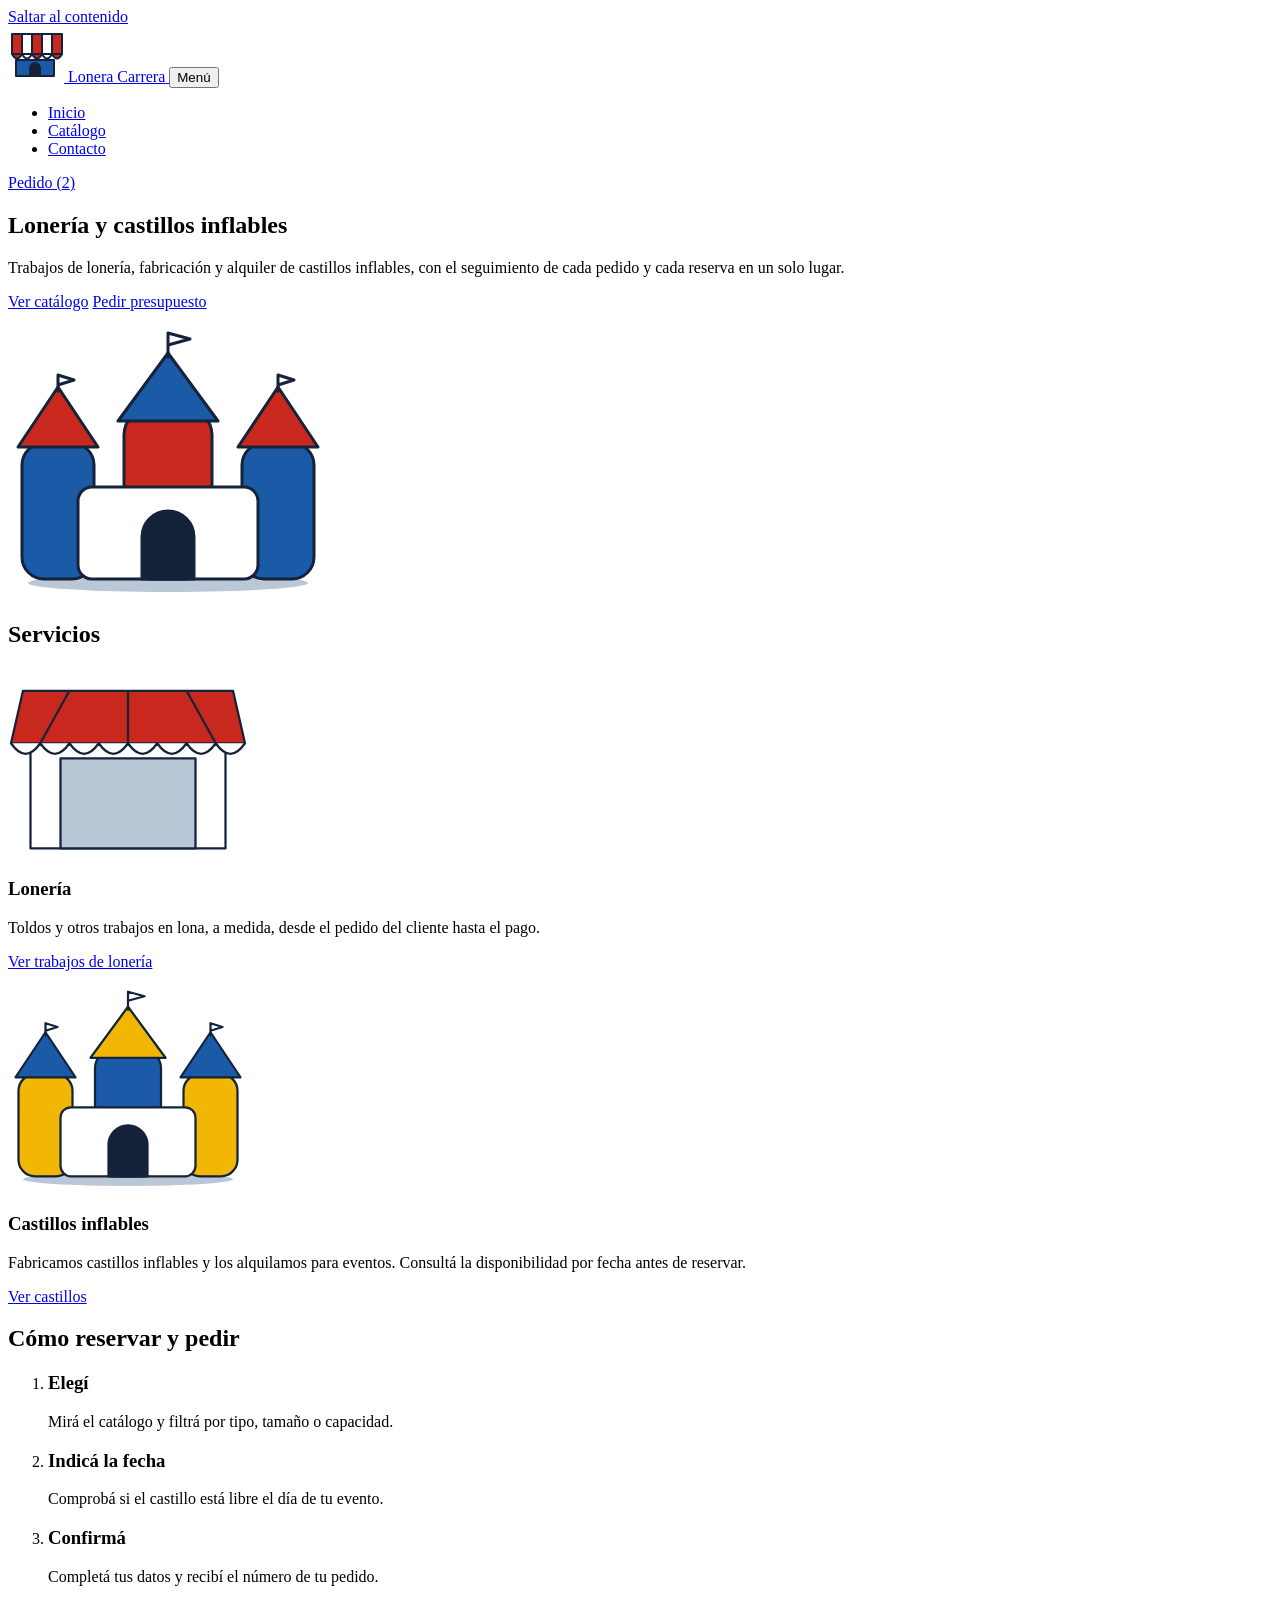
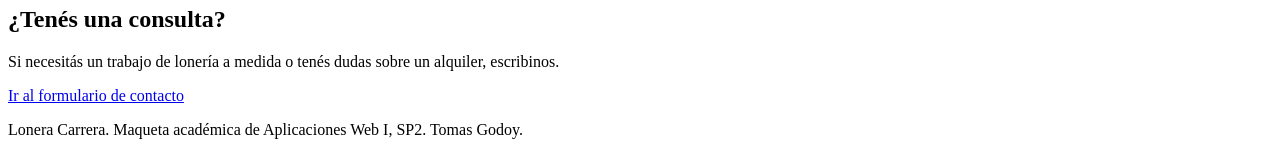
<file: Trabajo Practico 2/lonera-carrera/index.html>
<!DOCTYPE html>
<html lang="es">
<head>
  <meta charset="UTF-8">
  <meta name="viewport" content="width=device-width, initial-scale=1">
  <title>Inicio | Lonera Carrera</title>
  <meta name="description" content="Lonera Carrera: trabajos de lonería, fabricación y alquiler de castillos inflables.">
  <meta name="author" content="Tomas Godoy">
  <link rel="icon" href="img/logo.svg" type="image/svg+xml">
</head>
<body>

  <a href="#contenido">Saltar al contenido</a>

  <header>
    <a href="index.html">
      <img src="img/logo.svg" alt="" width="56" height="56">
      <span>Lonera Carrera</span>
    </a>

    <!-- El botón del menú responsive todavía no hace nada: lo activa JavaScript en SP4 (aria-expanded pasará a true al abrirlo). -->
    <button type="button" aria-expanded="false" aria-controls="menu-principal">Menú</button>

    <nav aria-label="Principal">
      <ul id="menu-principal">
          <li><a href="index.html" aria-current="page">Inicio</a></li>
          <li><a href="catalogo.html">Catálogo</a></li>
          <li><a href="contacto.html">Contacto</a></li>
      </ul>
    </nav>

    <!-- El número del pedido es de ejemplo; en SP4 lo actualiza JavaScript. -->
    <a href="catalogo.html#pedido">Pedido (<span>2</span>)</a>
  </header>


  <main id="contenido">

    <section aria-labelledby="titulo-inicio">
      <h1 id="titulo-inicio">Lonería y castillos inflables</h1>
      <p>Trabajos de lonería, fabricación y alquiler de castillos inflables, con el seguimiento de cada pedido y cada reserva en un solo lugar.</p>
      <p>
        <a href="catalogo.html">Ver catálogo</a>
        <a href="contacto.html">Pedir presupuesto</a>
      </p>
      <img src="img/hero-castillo.svg" alt="Ilustración de un castillo inflable azul con torres rojas" width="320" height="270">
    </section>

    <section aria-labelledby="titulo-servicios">
      <h2 id="titulo-servicios">Servicios</h2>

      <article aria-labelledby="servicio-loneria">
        <img src="img/servicio-loneria.svg" alt="" width="240" height="188">
        <h3 id="servicio-loneria">Lonería</h3>
        <p>Toldos y otros trabajos en lona, a medida, desde el pedido del cliente hasta el pago.</p>
        <p><a href="catalogo.html">Ver trabajos de lonería</a></p>
      </article>

      <article aria-labelledby="servicio-castillos">
        <img src="img/servicio-castillos.svg" alt="" width="240" height="203">
        <h3 id="servicio-castillos">Castillos inflables</h3>
        <p>Fabricamos castillos inflables y los alquilamos para eventos. Consultá la disponibilidad por fecha antes de reservar.</p>
        <p><a href="catalogo.html">Ver castillos</a></p>
      </article>
    </section>

    <section aria-labelledby="titulo-pasos">
      <h2 id="titulo-pasos">Cómo reservar y pedir</h2>
      <ol>
        <li>
          <h3>Elegí</h3>
          <p>Mirá el catálogo y filtrá por tipo, tamaño o capacidad.</p>
        </li>
        <li>
          <h3>Indicá la fecha</h3>
          <p>Comprobá si el castillo está libre el día de tu evento.</p>
        </li>
        <li>
          <h3>Confirmá</h3>
          <p>Completá tus datos y recibí el número de tu pedido.</p>
        </li>
      </ol>
    </section>

    <section aria-labelledby="titulo-consulta">
      <h2 id="titulo-consulta">¿Tenés una consulta?</h2>
      <p>Si necesitás un trabajo de lonería a medida o tenés dudas sobre un alquiler, escribinos.</p>
      <p><a href="contacto.html">Ir al formulario de contacto</a></p>
    </section>

  </main>


  <footer>
    <p>Lonera Carrera. Maqueta académica de Aplicaciones Web I, SP2. Tomas Godoy.</p>
  </footer>

  <!-- Región de avisos (toasts). Está vacía a propósito: en SP4 JavaScript escribe acá los mensajes
       y el lector de pantalla los anuncia sin mover el foco. -->
  <div id="avisos" role="status" aria-atomic="true"></div>

</body>
</html>
</file>
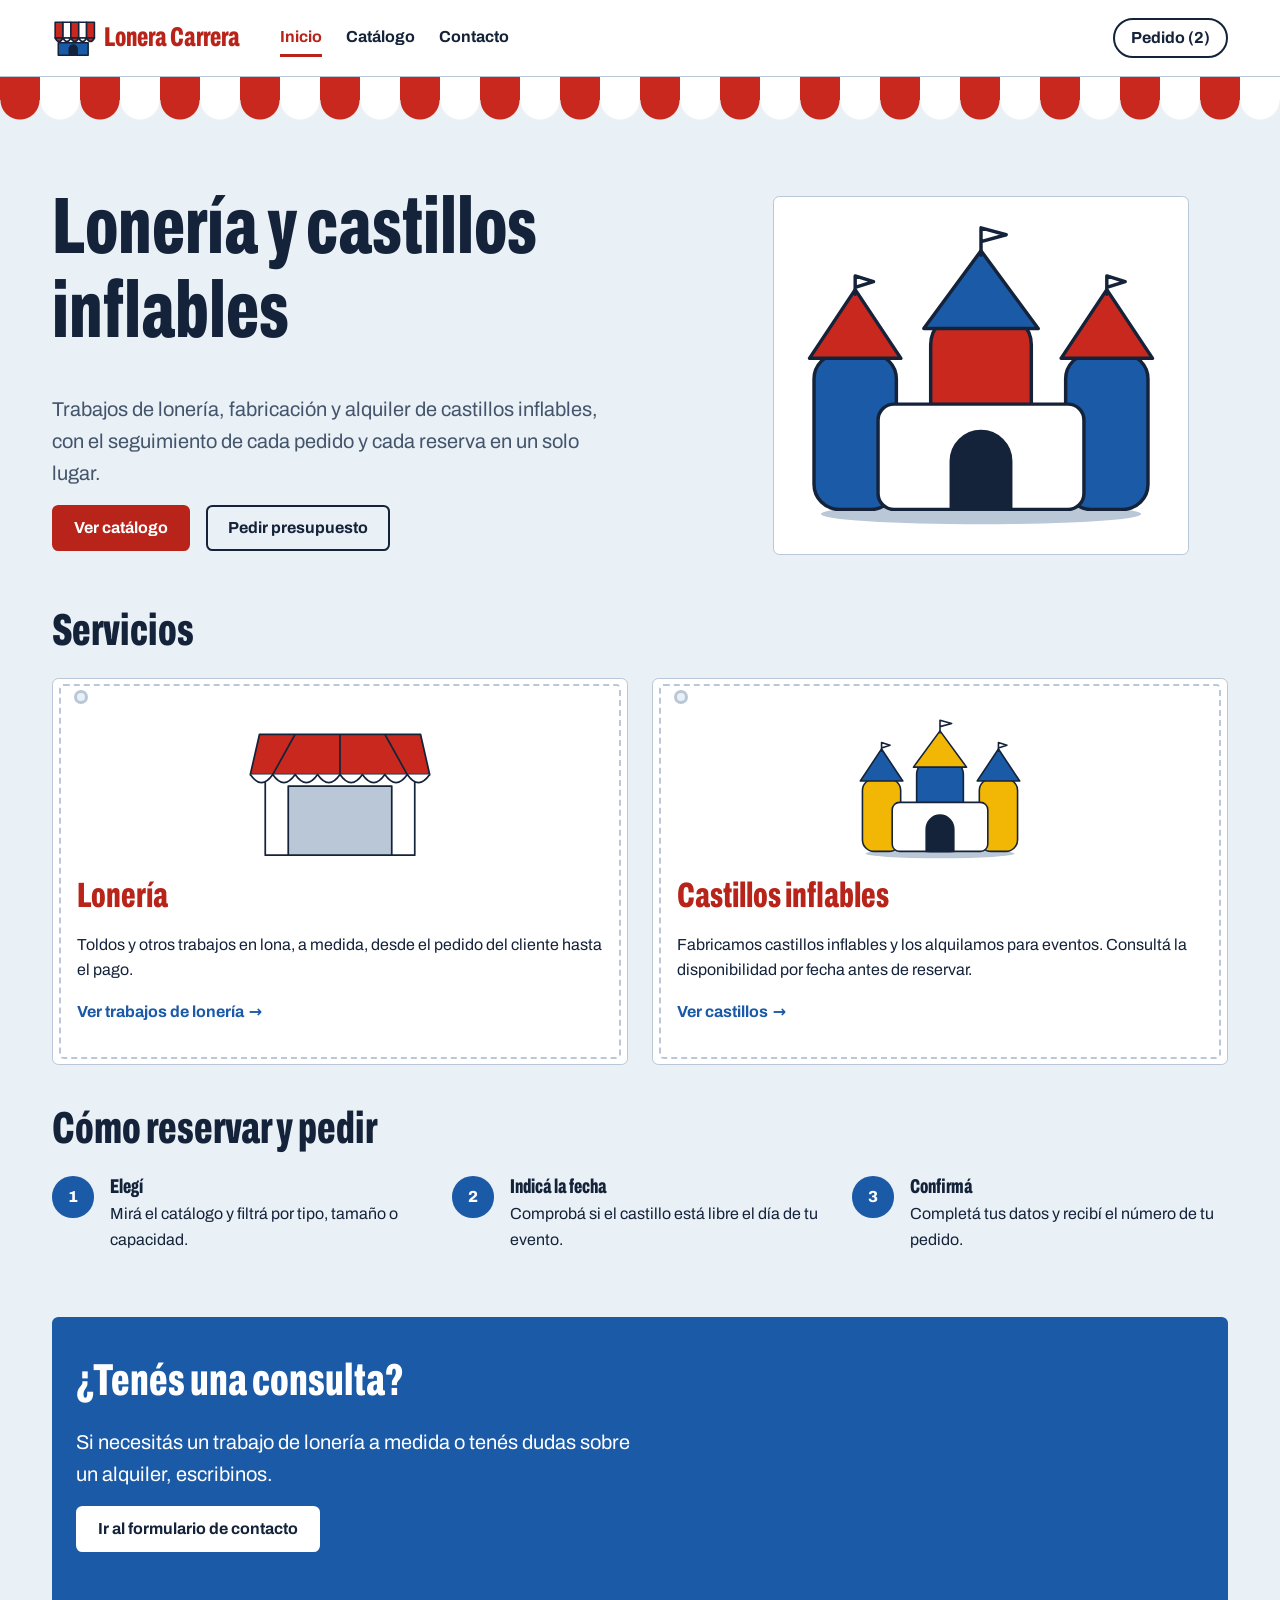
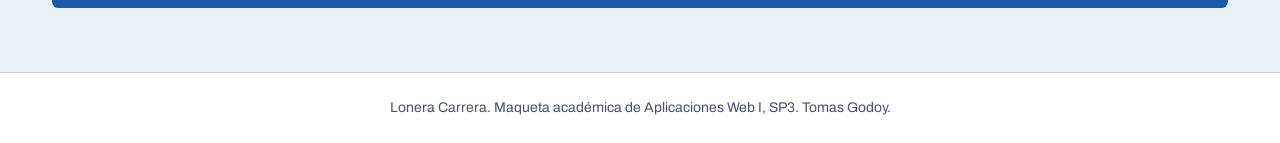
<file: Trabajo Practico 3/lonera-carrera/index.html>
<!DOCTYPE html>
<html lang="es">
<head>
  <meta charset="UTF-8">
  <meta name="viewport" content="width=device-width, initial-scale=1">
  <title>Inicio | Lonera Carrera</title>
  <meta name="description" content="Lonera Carrera: trabajos de lonería, fabricación y alquiler de castillos inflables.">
  <meta name="author" content="Tomas Godoy">
  <meta name="theme-color" content="#b8231a">
  <link rel="icon" href="img/logo.svg" type="image/svg+xml">
  <!-- Los estilos se cargan en orden: de lo general (variables, base) a lo particular (páginas). -->
  <link rel="stylesheet" href="css/variables.css">
  <link rel="stylesheet" href="css/base.css">
  <link rel="stylesheet" href="css/layout.css">
  <link rel="stylesheet" href="css/componentes.css">
  <link rel="stylesheet" href="css/paginas.css">
</head>
<body>

  <a class="saltar" href="#contenido">Saltar al contenido</a>

  <header class="cabecera">
    <a class="marca" href="index.html">
      <img class="marca__logo" src="img/logo.svg" alt="" width="56" height="56">
      <span class="marca__nombre">Lonera Carrera</span>
    </a>

    <!-- El botón del menú responsive queda oculto por CSS hasta que JavaScript lo active en SP4. -->
    <button class="menu-toggle" type="button" aria-expanded="false" aria-controls="menu-principal">Menú</button>

    <nav class="menu" aria-label="Principal">
      <ul class="menu__lista" id="menu-principal">
          <li class="menu__item"><a class="menu__enlace" href="index.html" aria-current="page">Inicio</a></li>
          <li class="menu__item"><a class="menu__enlace" href="catalogo.html">Catálogo</a></li>
          <li class="menu__item"><a class="menu__enlace" href="contacto.html">Contacto</a></li>
      </ul>
    </nav>

    <!-- El número del pedido es de ejemplo; en SP4 lo actualiza JavaScript. -->
    <a class="carrito-enlace" href="catalogo.html#pedido">Pedido (<span class="carrito-enlace__cantidad">2</span>)</a>
  </header>


  <main id="contenido">

    <section class="hero" aria-labelledby="titulo-inicio">
      <div class="hero__texto">
        <h1 class="hero__titulo" id="titulo-inicio">Lonería y castillos inflables</h1>
        <p class="hero__lead">Trabajos de lonería, fabricación y alquiler de castillos inflables, con el seguimiento de cada pedido y cada reserva en un solo lugar.</p>
        <p class="hero__acciones">
          <a class="boton" href="catalogo.html">Ver catálogo</a>
          <a class="boton boton--secundario" href="contacto.html">Pedir presupuesto</a>
        </p>
      </div>
      <img class="hero__imagen" src="img/hero-castillo.svg" alt="Ilustración de un castillo inflable azul con torres rojas" width="320" height="270">
    </section>

    <section class="seccion" aria-labelledby="titulo-servicios">
      <h2 class="seccion__titulo" id="titulo-servicios">Servicios</h2>

      <div class="servicios">
        <article class="etiqueta" aria-labelledby="servicio-loneria">
          <img class="etiqueta__imagen" src="img/servicio-loneria.svg" alt="" width="240" height="188">
          <h3 class="etiqueta__titulo" id="servicio-loneria">Lonería</h3>
          <p>Toldos y otros trabajos en lona, a medida, desde el pedido del cliente hasta el pago.</p>
          <p><a class="enlace-flecha" href="catalogo.html">Ver trabajos de lonería</a></p>
        </article>

        <article class="etiqueta" aria-labelledby="servicio-castillos">
          <img class="etiqueta__imagen" src="img/servicio-castillos.svg" alt="" width="240" height="203">
          <h3 class="etiqueta__titulo" id="servicio-castillos">Castillos inflables</h3>
          <p>Fabricamos castillos inflables y los alquilamos para eventos. Consultá la disponibilidad por fecha antes de reservar.</p>
          <p><a class="enlace-flecha" href="catalogo.html">Ver castillos</a></p>
        </article>
      </div>
    </section>

    <section class="seccion" aria-labelledby="titulo-pasos">
      <h2 class="seccion__titulo" id="titulo-pasos">Cómo reservar y pedir</h2>
      <ol class="pasos">
        <li class="paso">
          <h3 class="paso__titulo">Elegí</h3>
          <p>Mirá el catálogo y filtrá por tipo, tamaño o capacidad.</p>
        </li>
        <li class="paso">
          <h3 class="paso__titulo">Indicá la fecha</h3>
          <p>Comprobá si el castillo está libre el día de tu evento.</p>
        </li>
        <li class="paso">
          <h3 class="paso__titulo">Confirmá</h3>
          <p>Completá tus datos y recibí el número de tu pedido.</p>
        </li>
      </ol>
    </section>

    <section class="llamado" aria-labelledby="titulo-consulta">
      <h2 class="llamado__titulo" id="titulo-consulta">¿Tenés una consulta?</h2>
      <p class="llamado__texto">Si necesitás un trabajo de lonería a medida o tenés dudas sobre un alquiler, escribinos.</p>
      <p><a class="boton boton--claro" href="contacto.html">Ir al formulario de contacto</a></p>
    </section>

  </main>


  <footer class="pie">
    <p class="pie__texto">Lonera Carrera. Maqueta académica de Aplicaciones Web I, SP3. Tomas Godoy.</p>
  </footer>

  <!-- Región de avisos (toasts). Vacía a propósito: en SP4 JavaScript escribe acá los mensajes
       (elementos con la clase aviso) y el lector de pantalla los anuncia sin mover el foco. -->
  <div class="avisos" id="avisos" role="status" aria-atomic="true"></div>

</body>
</html>
</file>
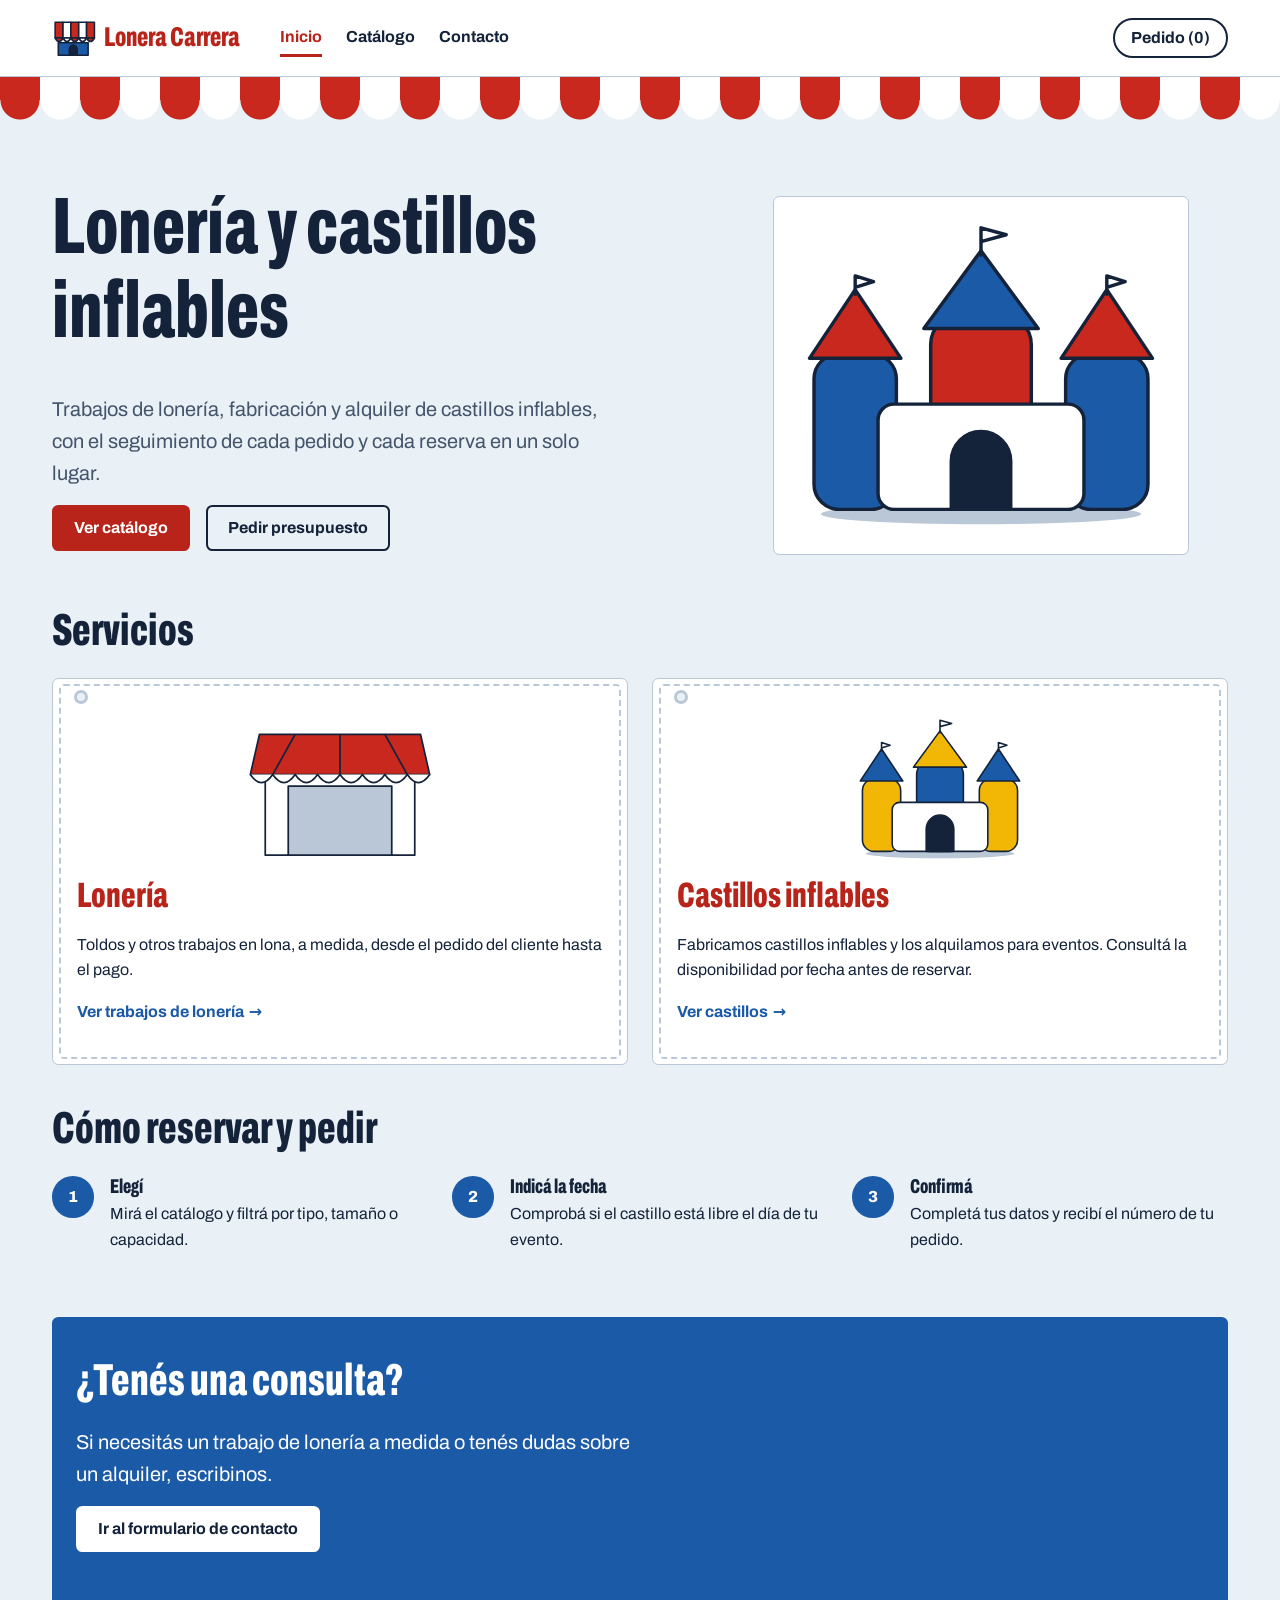
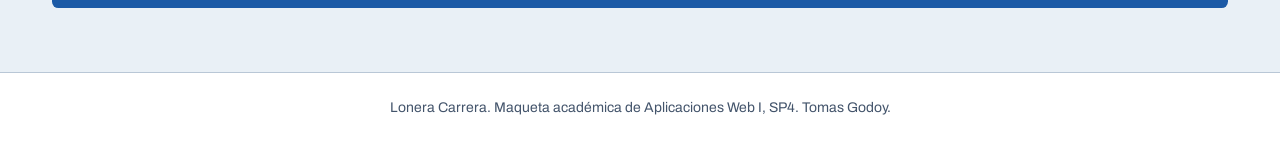
<file: Trabajo Practico 4/lonera-carrera/index.html>
<!DOCTYPE html>
<html lang="es">
<head>
  <meta charset="UTF-8">
  <meta name="viewport" content="width=device-width, initial-scale=1">
  <title>Inicio | Lonera Carrera</title>
  <meta name="description" content="Lonera Carrera: trabajos de lonería, fabricación y alquiler de castillos inflables.">
  <meta name="author" content="Tomas Godoy">
  <meta name="theme-color" content="#b8231a">
  <link rel="icon" href="img/logo.svg" type="image/svg+xml">
  <link rel="stylesheet" href="css/variables.css">
  <link rel="stylesheet" href="css/base.css">
  <link rel="stylesheet" href="css/layout.css">
  <link rel="stylesheet" href="css/componentes.css">
  <link rel="stylesheet" href="css/paginas.css">
  <!-- Se ejecuta antes de dibujar la página. Los navegadores no cargan módulos ni hacen fetch cuando el sitio se abre
       como archivo (file://), así que en ese caso no se activa la clase "js" y se muestra el aviso del servidor local. -->
  <script>document.documentElement.classList.add(location.protocol === "file:" ? "sin-servidor" : "js");</script>
  <!-- Módulo de la página (se ejecuta después de cargar el HTML). Requiere abrir el sitio con un servidor: ver README. -->
  <script type="module" src="js/comun.js"></script>
</head>
<body>

  <a class="saltar" href="#contenido">Saltar al contenido</a>

  <header class="cabecera">
    <a class="marca" href="index.html">
      <img class="marca__logo" src="img/logo.svg" alt="" width="56" height="56">
      <span class="marca__nombre">Lonera Carrera</span>
    </a>

    <!-- Botón del menú responsive: lo activa js/modulos/menu.js. Sin JavaScript queda oculto y el menú se ve siempre. -->
    <button class="menu-toggle" type="button" aria-expanded="false" aria-controls="menu-principal">Menú</button>

    <nav class="menu" aria-label="Principal">
      <ul class="menu__lista" id="menu-principal">
          <li class="menu__item"><a class="menu__enlace" href="index.html" aria-current="page">Inicio</a></li>
          <li class="menu__item"><a class="menu__enlace" href="catalogo.html">Catálogo</a></li>
          <li class="menu__item"><a class="menu__enlace" href="contacto.html">Contacto</a></li>
      </ul>
    </nav>

    <!-- El número lo mantiene js/comun.js a partir del pedido guardado en sessionStorage. -->
    <a class="carrito-enlace" href="catalogo.html#pedido">Pedido (<span class="carrito-enlace__cantidad">0</span>)</a>
  </header>

  <!-- Solo se ve si el sitio se abre como archivo (clase "sin-servidor"). -->
  <p class="banner-servidor" role="note">Este sitio necesita abrirse con un servidor local para funcionar: los navegadores bloquean los módulos de JavaScript y la carga de los archivos JSON cuando se abre el HTML con doble clic. Los pasos están en el README.</p>

  <main id="contenido">

    <section class="hero" aria-labelledby="titulo-inicio">
      <div class="hero__texto">
        <h1 class="hero__titulo" id="titulo-inicio">Lonería y castillos inflables</h1>
        <p class="hero__lead">Trabajos de lonería, fabricación y alquiler de castillos inflables, con el seguimiento de cada pedido y cada reserva en un solo lugar.</p>
        <p class="hero__acciones">
          <a class="boton" href="catalogo.html">Ver catálogo</a>
          <a class="boton boton--secundario" href="contacto.html">Pedir presupuesto</a>
        </p>
      </div>
      <img class="hero__imagen" src="img/hero-castillo.svg" alt="Ilustración de un castillo inflable azul con torres rojas" width="320" height="270">
    </section>

    <section class="seccion" aria-labelledby="titulo-servicios">
      <h2 class="seccion__titulo" id="titulo-servicios">Servicios</h2>

      <div class="servicios">
        <article class="etiqueta" aria-labelledby="servicio-loneria">
          <img class="etiqueta__imagen" src="img/servicio-loneria.svg" alt="" width="240" height="188">
          <h3 class="etiqueta__titulo" id="servicio-loneria">Lonería</h3>
          <p>Toldos y otros trabajos en lona, a medida, desde el pedido del cliente hasta el pago.</p>
          <p><a class="enlace-flecha" href="catalogo.html?tipo=loneria">Ver trabajos de lonería</a></p>
        </article>

        <article class="etiqueta" aria-labelledby="servicio-castillos">
          <img class="etiqueta__imagen" src="img/servicio-castillos.svg" alt="" width="240" height="203">
          <h3 class="etiqueta__titulo" id="servicio-castillos">Castillos inflables</h3>
          <p>Fabricamos castillos inflables y los alquilamos para eventos. Consultá la disponibilidad por fecha antes de reservar.</p>
          <p><a class="enlace-flecha" href="catalogo.html?tipo=castillos">Ver castillos</a></p>
        </article>
      </div>
    </section>

    <section class="seccion" aria-labelledby="titulo-pasos">
      <h2 class="seccion__titulo" id="titulo-pasos">Cómo reservar y pedir</h2>
      <ol class="pasos">
        <li class="paso">
          <h3 class="paso__titulo">Elegí</h3>
          <p>Mirá el catálogo y filtrá por tipo, tamaño o capacidad.</p>
        </li>
        <li class="paso">
          <h3 class="paso__titulo">Indicá la fecha</h3>
          <p>Comprobá si el castillo está libre el día de tu evento.</p>
        </li>
        <li class="paso">
          <h3 class="paso__titulo">Confirmá</h3>
          <p>Completá tus datos y recibí el número de tu pedido.</p>
        </li>
      </ol>
    </section>

    <section class="llamado" aria-labelledby="titulo-consulta">
      <h2 class="llamado__titulo" id="titulo-consulta">¿Tenés una consulta?</h2>
      <p class="llamado__texto">Si necesitás un trabajo de lonería a medida o tenés dudas sobre un alquiler, escribinos.</p>
      <p><a class="boton boton--claro" href="contacto.html">Ir al formulario de contacto</a></p>
    </section>

  </main>


  <footer class="pie">
    <p class="pie__texto">Lonera Carrera. Maqueta académica de Aplicaciones Web I, SP4. Tomas Godoy.</p>
  </footer>

  <!-- Región de avisos (toasts): js/modulos/avisos.js agrega acá los mensajes y el lector de pantalla los anuncia. -->
  <div class="avisos" id="avisos" role="status" aria-atomic="true"></div>

</body>
</html>
</file>
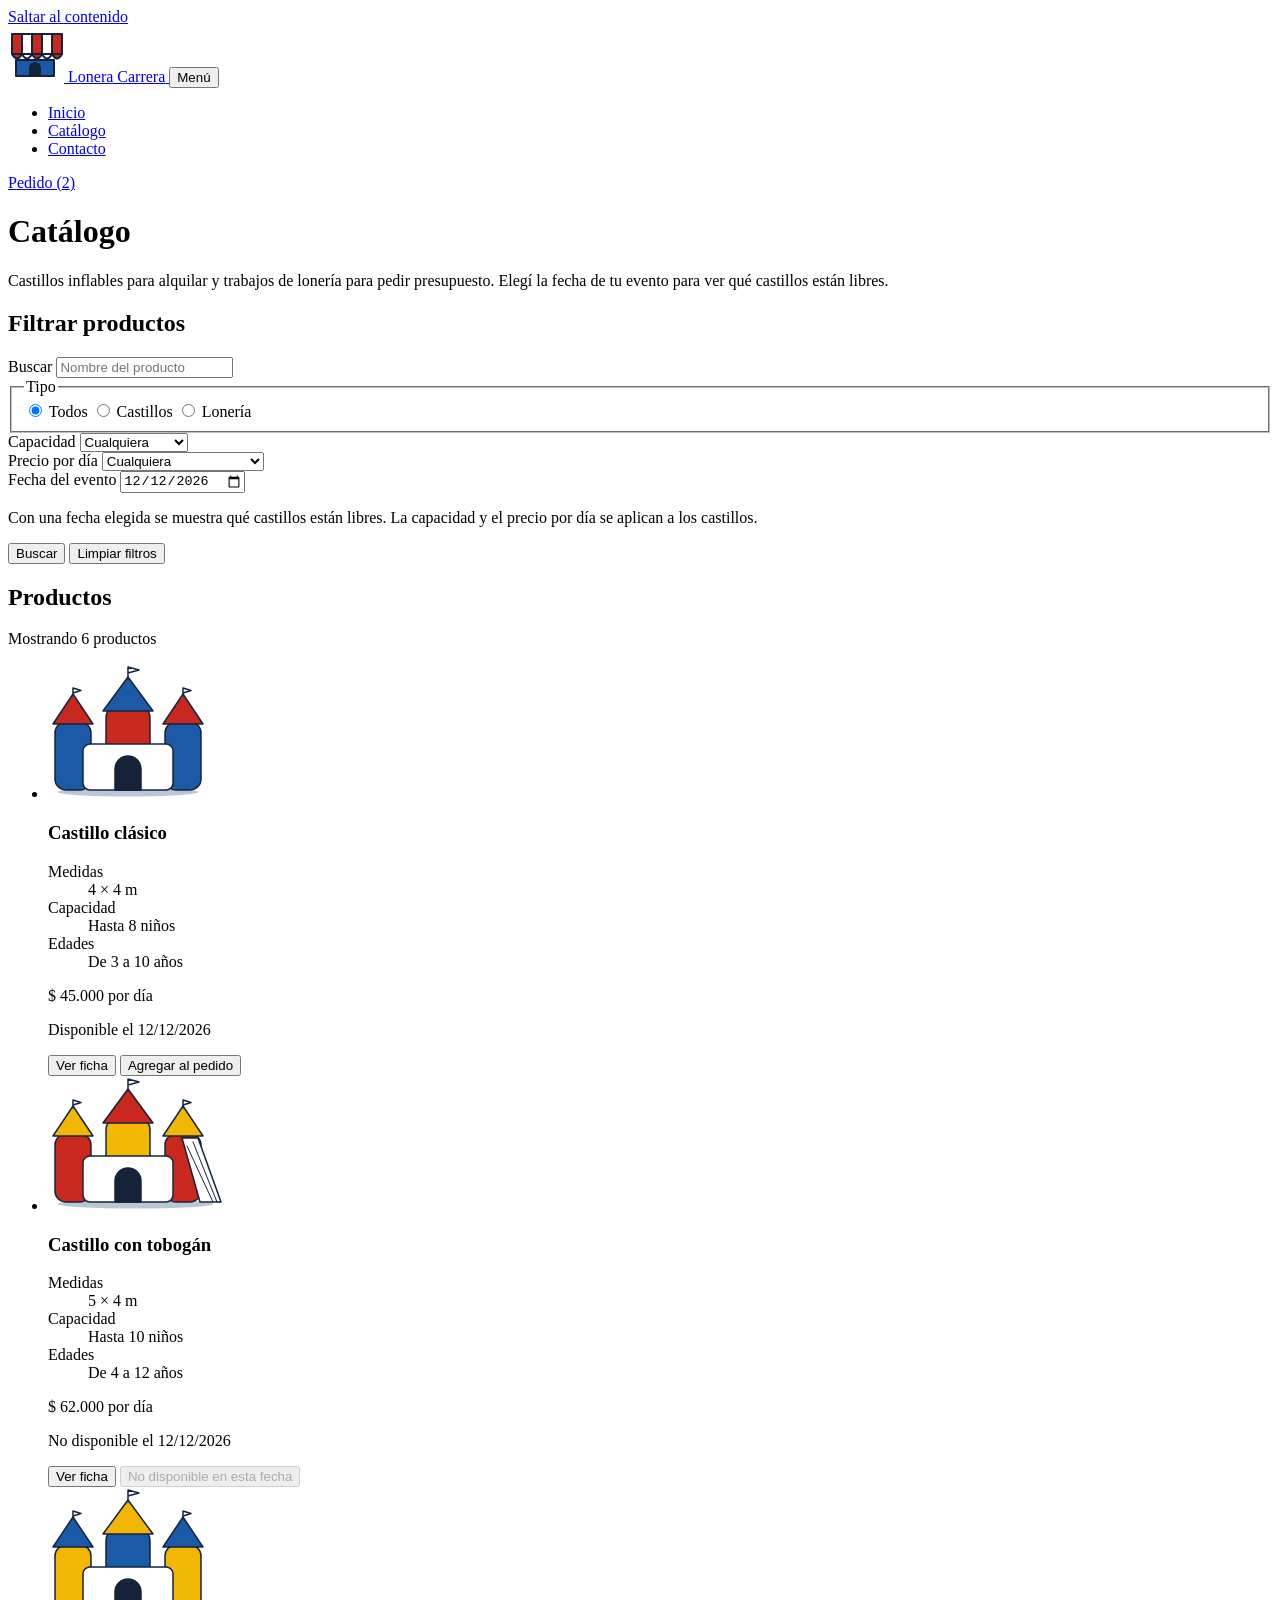
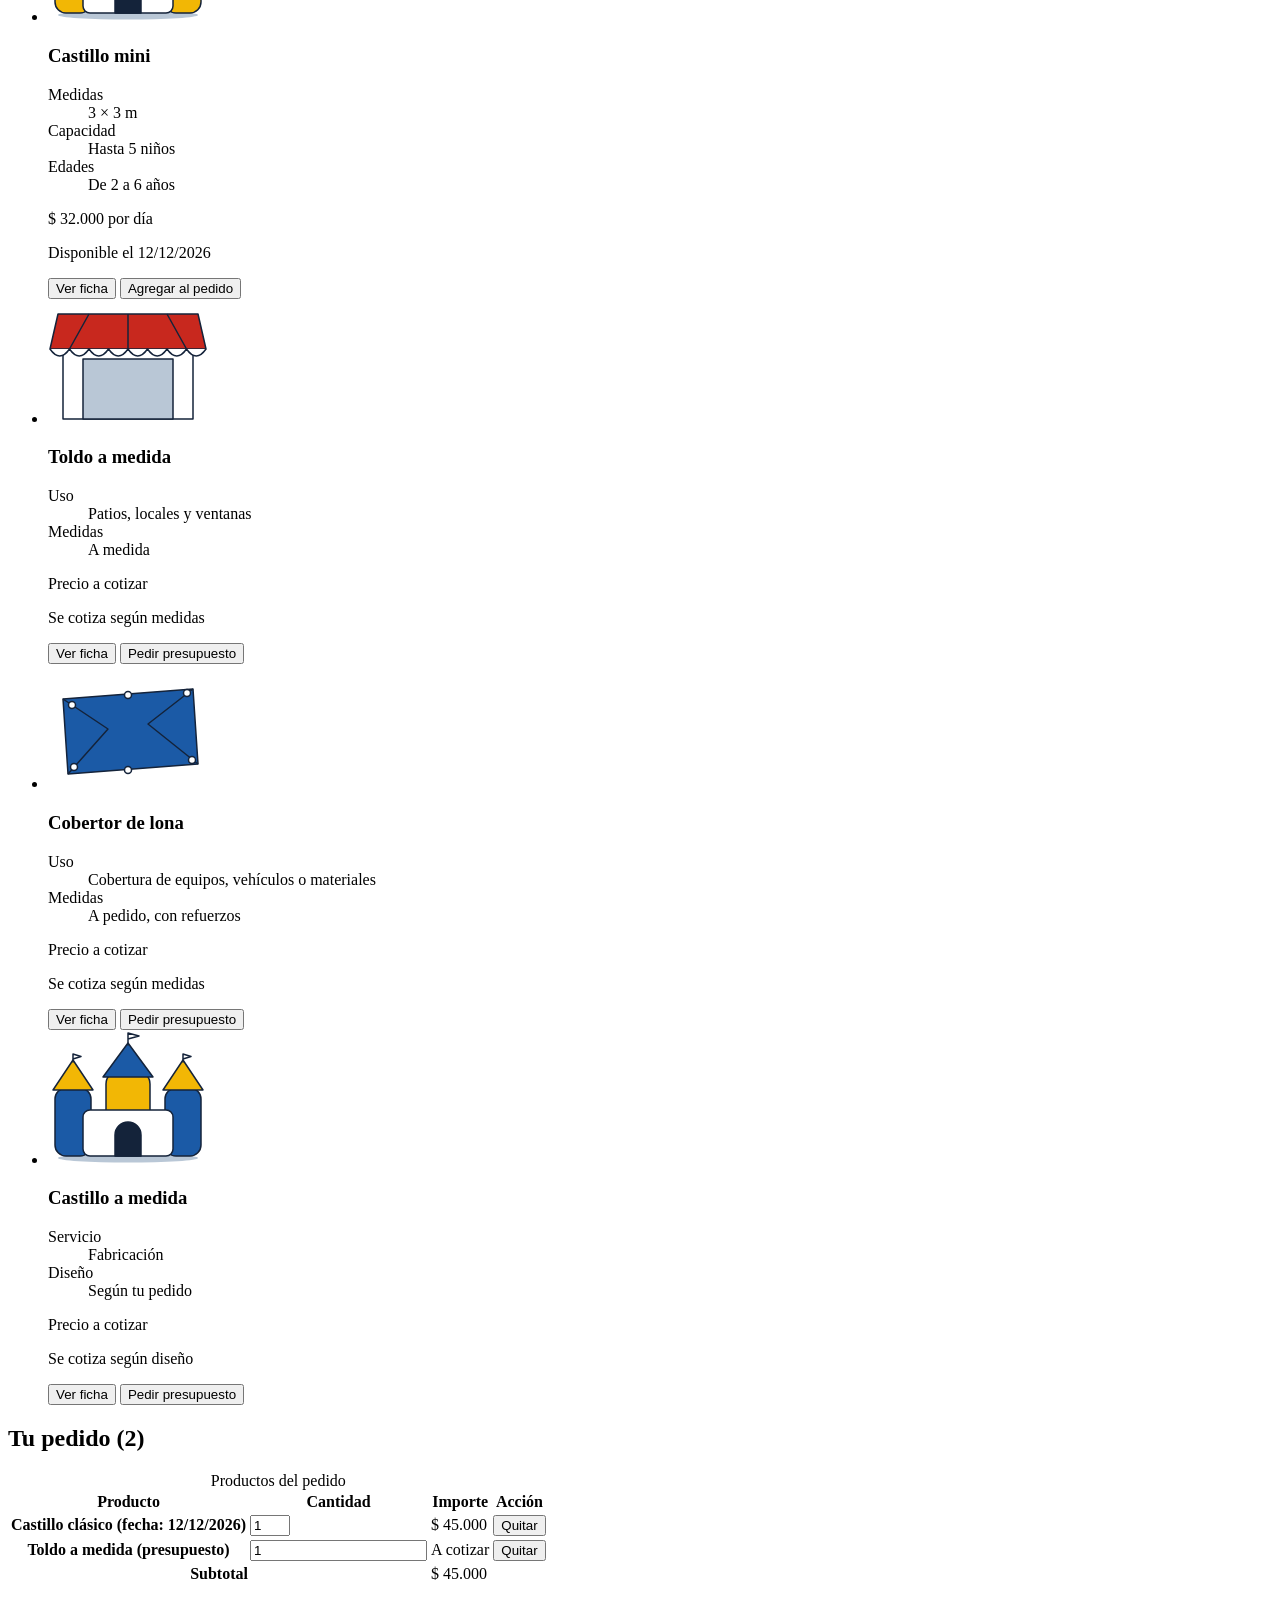
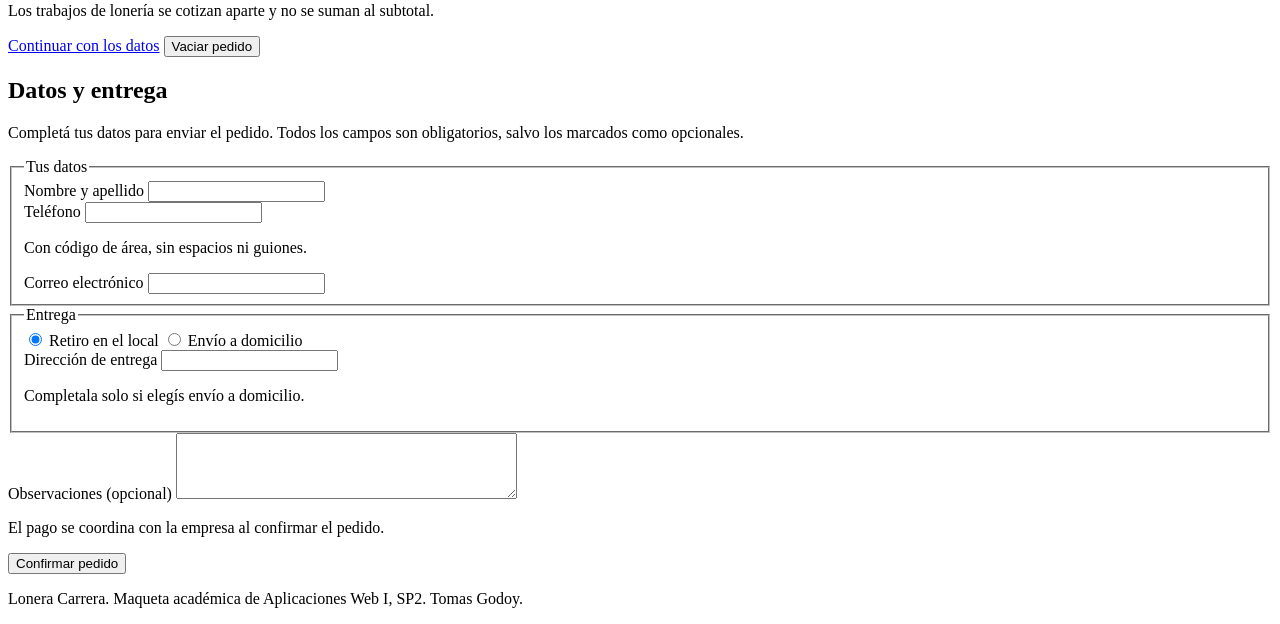
<file: Trabajo Practico 2/lonera-carrera/catalogo.html>
<!DOCTYPE html>
<html lang="es">
<head>
  <meta charset="UTF-8">
  <meta name="viewport" content="width=device-width, initial-scale=1">
  <title>Catálogo | Lonera Carrera</title>
  <meta name="description" content="Catálogo de castillos inflables y trabajos de lonería de Lonera Carrera, con filtros, disponibilidad por fecha y pedido.">
  <meta name="author" content="Tomas Godoy">
  <link rel="icon" href="img/logo.svg" type="image/svg+xml">
</head>
<body>

  <a href="#contenido">Saltar al contenido</a>

  <header>
    <a href="index.html">
      <img src="img/logo.svg" alt="" width="56" height="56">
      <span>Lonera Carrera</span>
    </a>

    <!-- El botón del menú responsive todavía no hace nada: lo activa JavaScript en SP4 (aria-expanded pasará a true al abrirlo). -->
    <button type="button" aria-expanded="false" aria-controls="menu-principal">Menú</button>

    <nav aria-label="Principal">
      <ul id="menu-principal">
          <li><a href="index.html">Inicio</a></li>
          <li><a href="catalogo.html" aria-current="page">Catálogo</a></li>
          <li><a href="contacto.html">Contacto</a></li>
      </ul>
    </nav>

    <!-- El número del pedido es de ejemplo; en SP4 lo actualiza JavaScript. -->
    <a href="catalogo.html#pedido">Pedido (<span>2</span>)</a>
  </header>


  <main id="contenido">

    <h1>Catálogo</h1>
    <p>Castillos inflables para alquilar y trabajos de lonería para pedir presupuesto. Elegí la fecha de tu evento para ver qué castillos están libres.</p>

    <section aria-labelledby="titulo-filtros">
      <h2 id="titulo-filtros">Filtrar productos</h2>

      <form id="filtros" role="search" action="catalogo.html" method="get">
        <div>
          <label for="buscar">Buscar</label>
          <input type="search" id="buscar" name="q" placeholder="Nombre del producto">
        </div>

        <fieldset>
          <legend>Tipo</legend>
          <input type="radio" id="tipo-todos" name="tipo" value="todos" checked>
          <label for="tipo-todos">Todos</label>
          <input type="radio" id="tipo-castillos" name="tipo" value="castillos">
          <label for="tipo-castillos">Castillos</label>
          <input type="radio" id="tipo-loneria" name="tipo" value="loneria">
          <label for="tipo-loneria">Lonería</label>
        </fieldset>

        <div>
          <label for="capacidad">Capacidad</label>
          <select id="capacidad" name="capacidad">
            <option value="">Cualquiera</option>
            <option value="1-5">Hasta 5 niños</option>
            <option value="6-8">De 6 a 8 niños</option>
            <option value="9-99">9 o más niños</option>
          </select>
        </div>

        <div>
          <label for="precio">Precio por día</label>
          <select id="precio" name="precio">
            <option value="">Cualquiera</option>
            <option value="0-35000">Hasta $ 35.000</option>
            <option value="35000-50000">De $ 35.000 a $ 50.000</option>
            <option value="50000-999999">Más de $ 50.000</option>
          </select>
        </div>

        <div>
          <label for="fecha-evento">Fecha del evento</label>
          <input type="date" id="fecha-evento" name="fecha" value="2026-12-12" aria-describedby="ayuda-fecha">
          <p id="ayuda-fecha">Con una fecha elegida se muestra qué castillos están libres. La capacidad y el precio por día se aplican a los castillos.</p>
        </div>

        <button type="submit">Buscar</button>
        <button type="reset">Limpiar filtros</button>
      </form>
    </section>

    <section aria-labelledby="titulo-resultados">
      <h2 id="titulo-resultados">Productos</h2>

      <!-- Las seis tarjetas son un ejemplo fijo. En SP4 JavaScript las genera desde el archivo JSON con fetch
           y actualiza este resumen cada vez que cambian los filtros (por eso aria-live). -->
      <p id="resumen-resultados" aria-live="polite">Mostrando 6 productos</p>

      <ul id="lista-productos">
      <li>
        <article data-id="castillo-clasico" data-categoria="castillos" data-precio="45000" aria-labelledby="prod-1">
          <img src="img/castillo-clasico.svg" alt="Castillo inflable clásico, azul con torres rojas" width="160" height="135">
          <h3 id="prod-1">Castillo clásico</h3>
          <dl>
            <dt>Medidas</dt>
            <dd>4 × 4 m</dd>
            <dt>Capacidad</dt>
            <dd>Hasta 8 niños</dd>
            <dt>Edades</dt>
            <dd>De 3 a 10 años</dd>
          </dl>
          <p><data value="45000">$ 45.000</data> por día</p>
          <p>Disponible el 12/12/2026</p>
          <button type="button" aria-haspopup="dialog" aria-controls="ficha-producto" aria-describedby="prod-1">Ver ficha</button>
          <button type="button" aria-describedby="prod-1">Agregar al pedido</button>
        </article>
      </li>
      <li>
        <article data-id="castillo-tobogan" data-categoria="castillos" data-precio="62000" aria-labelledby="prod-2">
          <img src="img/castillo-tobogan.svg" alt="Castillo inflable rojo con tobogán" width="175" height="135">
          <h3 id="prod-2">Castillo con tobogán</h3>
          <dl>
            <dt>Medidas</dt>
            <dd>5 × 4 m</dd>
            <dt>Capacidad</dt>
            <dd>Hasta 10 niños</dd>
            <dt>Edades</dt>
            <dd>De 4 a 12 años</dd>
          </dl>
          <p><data value="62000">$ 62.000</data> por día</p>
          <p>No disponible el 12/12/2026</p>
          <button type="button" aria-haspopup="dialog" aria-controls="ficha-producto" aria-describedby="prod-2">Ver ficha</button>
          <button type="button" aria-describedby="prod-2" disabled>No disponible en esta fecha</button>
        </article>
      </li>
      <li>
        <article data-id="castillo-mini" data-categoria="castillos" data-precio="32000" aria-labelledby="prod-3">
          <img src="img/castillo-mini.svg" alt="Castillo inflable mini, amarillo con torres azules" width="160" height="135">
          <h3 id="prod-3">Castillo mini</h3>
          <dl>
            <dt>Medidas</dt>
            <dd>3 × 3 m</dd>
            <dt>Capacidad</dt>
            <dd>Hasta 5 niños</dd>
            <dt>Edades</dt>
            <dd>De 2 a 6 años</dd>
          </dl>
          <p><data value="32000">$ 32.000</data> por día</p>
          <p>Disponible el 12/12/2026</p>
          <button type="button" aria-haspopup="dialog" aria-controls="ficha-producto" aria-describedby="prod-3">Ver ficha</button>
          <button type="button" aria-describedby="prod-3">Agregar al pedido</button>
        </article>
      </li>
      <li>
        <article data-id="toldo-a-medida" data-categoria="loneria" data-precio="0" aria-labelledby="prod-4">
          <img src="img/toldo-a-medida.svg" alt="Toldo de lona rojo y blanco sobre una fachada" width="160" height="125">
          <h3 id="prod-4">Toldo a medida</h3>
          <dl>
            <dt>Uso</dt>
            <dd>Patios, locales y ventanas</dd>
            <dt>Medidas</dt>
            <dd>A medida</dd>
          </dl>
          <p>Precio a cotizar</p>
          <p>Se cotiza según medidas</p>
          <button type="button" aria-haspopup="dialog" aria-controls="ficha-producto" aria-describedby="prod-4">Ver ficha</button>
          <button type="button" aria-describedby="prod-4">Pedir presupuesto</button>
        </article>
      </li>
      <li>
        <article data-id="cobertor-lona" data-categoria="loneria" data-precio="0" aria-labelledby="prod-5">
          <img src="img/cobertor-lona.svg" alt="Cobertor de lona azul con ojales" width="160" height="125">
          <h3 id="prod-5">Cobertor de lona</h3>
          <dl>
            <dt>Uso</dt>
            <dd>Cobertura de equipos, vehículos o materiales</dd>
            <dt>Medidas</dt>
            <dd>A pedido, con refuerzos</dd>
          </dl>
          <p>Precio a cotizar</p>
          <p>Se cotiza según medidas</p>
          <button type="button" aria-haspopup="dialog" aria-controls="ficha-producto" aria-describedby="prod-5">Ver ficha</button>
          <button type="button" aria-describedby="prod-5">Pedir presupuesto</button>
        </article>
      </li>
      <li>
        <article data-id="castillo-a-medida" data-categoria="castillos" data-precio="0" aria-labelledby="prod-6">
          <img src="img/castillo-a-medida.svg" alt="Castillo inflable azul con torres amarillas" width="160" height="135">
          <h3 id="prod-6">Castillo a medida</h3>
          <dl>
            <dt>Servicio</dt>
            <dd>Fabricación</dd>
            <dt>Diseño</dt>
            <dd>Según tu pedido</dd>
          </dl>
          <p>Precio a cotizar</p>
          <p>Se cotiza según diseño</p>
          <button type="button" aria-haspopup="dialog" aria-controls="ficha-producto" aria-describedby="prod-6">Ver ficha</button>
          <button type="button" aria-describedby="prod-6">Pedir presupuesto</button>
        </article>
      </li>
      </ul>
    </section>

    <aside id="pedido" aria-labelledby="titulo-pedido">
      <h2 id="titulo-pedido">Tu pedido (<span>2</span>)</h2>

      <table>
        <caption>Productos del pedido</caption>
        <thead>
          <tr>
            <th scope="col">Producto</th>
            <th scope="col">Cantidad</th>
            <th scope="col">Importe</th>
            <th scope="col">Acción</th>
          </tr>
        </thead>
        <tbody>
          <tr>
            <th scope="row">Castillo clásico <span>(fecha: <time datetime="2026-12-12">12/12/2026</time>)</span></th>
            <td><input type="number" min="1" max="1" value="1" aria-label="Cantidad de Castillo clásico"></td>
            <td><data value="45000">$ 45.000</data></td>
            <td><button type="button" aria-label="Quitar Castillo clásico del pedido">Quitar</button></td>
          </tr>
          <tr>
            <th scope="row">Toldo a medida <span>(presupuesto)</span></th>
            <td><input type="number" min="1" value="1" aria-label="Cantidad de Toldo a medida"></td>
            <td>A cotizar</td>
            <td><button type="button" aria-label="Quitar Toldo a medida del pedido">Quitar</button></td>
          </tr>
        </tbody>
        <tfoot>
          <tr>
            <th scope="row" colspan="2">Subtotal</th>
            <td colspan="2"><data value="45000">$ 45.000</data></td>
          </tr>
        </tfoot>
      </table>

      <p>Los trabajos de lonería se cotizan aparte y no se suman al subtotal.</p>
      <p>
        <a href="#datos-entrega">Continuar con los datos</a>
        <button type="button">Vaciar pedido</button>
      </p>
    </aside>

    <section id="datos-entrega" aria-labelledby="titulo-datos">
      <h2 id="titulo-datos">Datos y entrega</h2>
      <p>Completá tus datos para enviar el pedido. Todos los campos son obligatorios, salvo los marcados como opcionales.</p>

      <form id="form-pedido" action="#" method="post">
        <fieldset>
          <legend>Tus datos</legend>

          <div>
            <label for="pedido-nombre">Nombre y apellido</label>
            <input type="text" id="pedido-nombre" name="nombre" autocomplete="name" required>
          </div>
          <div>
            <label for="pedido-telefono">Teléfono</label>
            <input type="tel" id="pedido-telefono" name="telefono" autocomplete="tel" inputmode="tel" required aria-describedby="pedido-telefono-ayuda">
            <p id="pedido-telefono-ayuda">Con código de área, sin espacios ni guiones.</p>
          </div>
          <div>
            <label for="pedido-email">Correo electrónico</label>
            <input type="email" id="pedido-email" name="email" autocomplete="email" required>
          </div>
        </fieldset>

        <fieldset>
          <legend>Entrega</legend>

          <input type="radio" id="entrega-retiro" name="entrega" value="retiro" checked>
          <label for="entrega-retiro">Retiro en el local</label>
          <input type="radio" id="entrega-envio" name="entrega" value="envio">
          <label for="entrega-envio">Envío a domicilio</label>

          <div>
            <label for="pedido-direccion">Dirección de entrega</label>
            <input type="text" id="pedido-direccion" name="direccion" autocomplete="address-line1" aria-describedby="pedido-direccion-ayuda">
            <p id="pedido-direccion-ayuda">Completala solo si elegís envío a domicilio.</p>
          </div>
        </fieldset>

        <div>
          <label for="pedido-observaciones">Observaciones (opcional)</label>
          <textarea id="pedido-observaciones" name="observaciones" rows="4" cols="40"></textarea>
        </div>

        <p>El pago se coordina con la empresa al confirmar el pedido.</p>
        <button type="submit">Confirmar pedido</button>
      </form>
    </section>

    <!-- Pantalla de confirmación. Está oculta (hidden) hasta que el pedido se envía: en SP4 JavaScript le saca
         el atributo hidden, completa los datos y le pasa el foco. El número y el resumen son de ejemplo. -->
    <section id="confirmacion" role="status" aria-labelledby="titulo-confirmacion" tabindex="-1" hidden>
      <h2 id="titulo-confirmacion">Pedido confirmado</h2>
      <p>Recibimos tu pedido. Número de pedido: <strong>LC-0001</strong></p>
      <dl>
        <dt>Productos</dt>
        <dd>Castillo clásico (12/12/2026) y Toldo a medida (presupuesto)</dd>
        <dt>Entrega</dt>
        <dd>Retiro en el local</dd>
        <dt>Subtotal</dt>
        <dd><data value="45000">$ 45.000</data></dd>
      </dl>
      <p>Te vamos a contactar para coordinar el pago y los detalles.</p>
      <p>
        <a href="catalogo.html">Volver al catálogo</a>
        <a href="index.html">Ir al inicio</a>
      </p>
    </section>

  </main>


  <!-- Ficha del producto (ventana modal). Cerrada por defecto: en SP4 JavaScript la abre con showModal()
       y completa el contenido del producto elegido. Lo que hay acá es un ejemplo. -->
  <dialog id="ficha-producto" aria-labelledby="ficha-titulo">
    <form method="dialog">
      <button type="submit" aria-label="Cerrar la ficha">Cerrar</button>
    </form>
    <img src="img/castillo-clasico.svg" alt="Castillo inflable clásico, azul con torres rojas" width="160" height="135">
    <h2 id="ficha-titulo">Castillo clásico</h2>
    <p>Castillo inflable de torres y arco de entrada, pensado para fiestas infantiles.</p>
    <dl>
      <dt>Medidas</dt>
      <dd>4 × 4 m</dd>
      <dt>Capacidad</dt>
      <dd>Hasta 8 niños</dd>
      <dt>Edades</dt>
      <dd>De 3 a 10 años</dd>
      <dt>Precio</dt>
      <dd><data value="45000">$ 45.000</data> por día</dd>
      <dt>Disponibilidad</dt>
      <dd>Disponible el 12/12/2026</dd>
    </dl>
    <button type="button">Agregar al pedido</button>
  </dialog>

  <footer>
    <p>Lonera Carrera. Maqueta académica de Aplicaciones Web I, SP2. Tomas Godoy.</p>
  </footer>

  <!-- Región de avisos (toasts). Está vacía a propósito: en SP4 JavaScript escribe acá los mensajes
       y el lector de pantalla los anuncia sin mover el foco. -->
  <div id="avisos" role="status" aria-atomic="true"></div>

</body>
</html>
</file>
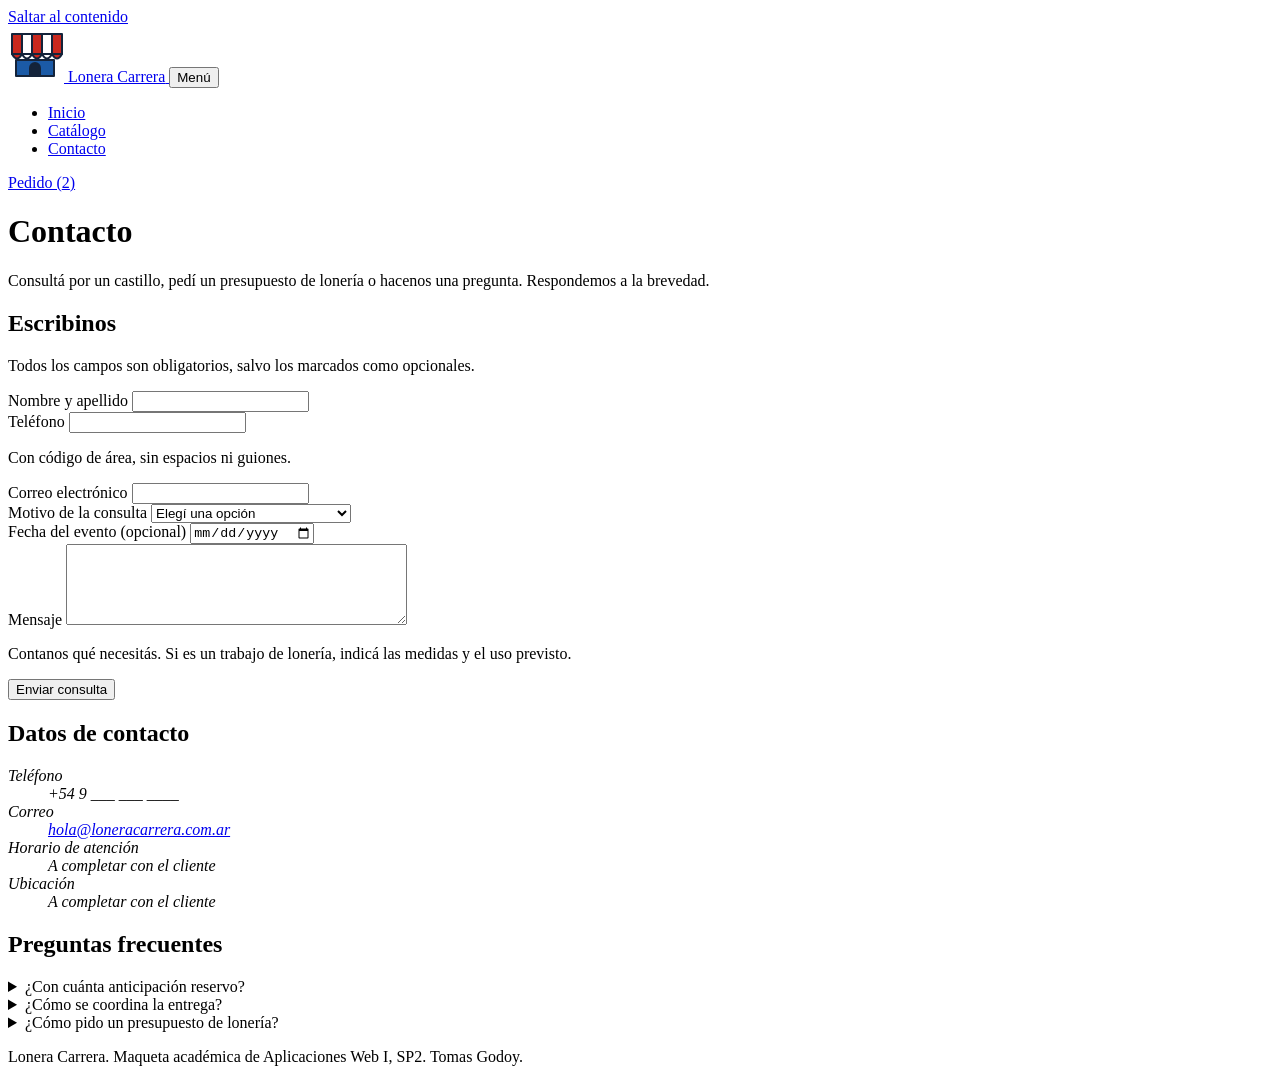
<file: Trabajo Practico 2/lonera-carrera/contacto.html>
<!DOCTYPE html>
<html lang="es">
<head>
  <meta charset="UTF-8">
  <meta name="viewport" content="width=device-width, initial-scale=1">
  <title>Contacto | Lonera Carrera</title>
  <meta name="description" content="Formulario de contacto de Lonera Carrera para consultas, reservas y presupuestos de lonería.">
  <meta name="author" content="Tomas Godoy">
  <link rel="icon" href="img/logo.svg" type="image/svg+xml">
</head>
<body>

  <a href="#contenido">Saltar al contenido</a>

  <header>
    <a href="index.html">
      <img src="img/logo.svg" alt="" width="56" height="56">
      <span>Lonera Carrera</span>
    </a>

    <!-- El botón del menú responsive todavía no hace nada: lo activa JavaScript en SP4 (aria-expanded pasará a true al abrirlo). -->
    <button type="button" aria-expanded="false" aria-controls="menu-principal">Menú</button>

    <nav aria-label="Principal">
      <ul id="menu-principal">
          <li><a href="index.html">Inicio</a></li>
          <li><a href="catalogo.html">Catálogo</a></li>
          <li><a href="contacto.html" aria-current="page">Contacto</a></li>
      </ul>
    </nav>

    <!-- El número del pedido es de ejemplo; en SP4 lo actualiza JavaScript. -->
    <a href="catalogo.html#pedido">Pedido (<span>2</span>)</a>
  </header>


  <main id="contenido">

    <h1>Contacto</h1>
    <p>Consultá por un castillo, pedí un presupuesto de lonería o hacenos una pregunta. Respondemos a la brevedad.</p>

    <section aria-labelledby="titulo-formulario">
      <h2 id="titulo-formulario">Escribinos</h2>
      <p>Todos los campos son obligatorios, salvo los marcados como opcionales.</p>

      <form id="form-contacto" action="#" method="post">
        <div>
          <label for="nombre">Nombre y apellido</label>
          <input type="text" id="nombre" name="nombre" autocomplete="name" required>
        </div>

        <div>
          <label for="telefono">Teléfono</label>
          <input type="tel" id="telefono" name="telefono" autocomplete="tel" inputmode="tel" pattern="[0-9]{8,13}" required aria-describedby="telefono-ayuda">
          <p id="telefono-ayuda">Con código de área, sin espacios ni guiones.</p>
        </div>

        <div>
          <label for="email">Correo electrónico</label>
          <input type="email" id="email" name="email" autocomplete="email" required>
        </div>

        <div>
          <label for="motivo">Motivo de la consulta</label>
          <select id="motivo" name="motivo" required>
            <option value="">Elegí una opción</option>
            <option value="alquiler">Alquiler de castillo inflable</option>
            <option value="fabricacion">Fabricación de castillo inflable</option>
            <option value="loneria">Presupuesto de lonería</option>
            <option value="otra">Otra consulta</option>
          </select>
        </div>

        <div>
          <label for="fecha">Fecha del evento (opcional)</label>
          <input type="date" id="fecha" name="fecha">
        </div>

        <div>
          <label for="mensaje">Mensaje</label>
          <textarea id="mensaje" name="mensaje" rows="5" cols="40" required aria-describedby="mensaje-ayuda"></textarea>
          <p id="mensaje-ayuda">Contanos qué necesitás. Si es un trabajo de lonería, indicá las medidas y el uso previsto.</p>
        </div>

        <button type="submit">Enviar consulta</button>
      </form>
    </section>

    <section aria-labelledby="titulo-datos-contacto">
      <h2 id="titulo-datos-contacto">Datos de contacto</h2>

      <!-- Datos de ejemplo: se reemplazan por los reales del cliente. -->
      <address>
        <dl>
          <dt>Teléfono</dt>
          <dd>+54 9 ___ ___ ____</dd>
          <dt>Correo</dt>
          <dd><a href="mailto:hola@loneracarrera.com.ar">hola@loneracarrera.com.ar</a></dd>
          <dt>Horario de atención</dt>
          <dd>A completar con el cliente</dd>
          <dt>Ubicación</dt>
          <dd>A completar con el cliente</dd>
        </dl>
      </address>
    </section>

    <section aria-labelledby="titulo-faq">
      <h2 id="titulo-faq">Preguntas frecuentes</h2>

      <details>
        <summary>¿Con cuánta anticipación reservo?</summary>
        <p>Conviene reservar con la mayor anticipación posible. En el catálogo podés ver si el castillo que te gusta está libre en tu fecha.</p>
      </details>
      <details>
        <summary>¿Cómo se coordina la entrega?</summary>
        <p>Al confirmar el pedido elegís retiro en el local o envío a domicilio, y la empresa coordina el día y el horario con vos.</p>
      </details>
      <details>
        <summary>¿Cómo pido un presupuesto de lonería?</summary>
        <p>Agregá el trabajo a tu pedido desde el catálogo o escribinos desde este formulario, con las medidas y el uso previsto.</p>
      </details>
    </section>

  </main>


  <footer>
    <p>Lonera Carrera. Maqueta académica de Aplicaciones Web I, SP2. Tomas Godoy.</p>
  </footer>

  <!-- Región de avisos (toasts). Está vacía a propósito: en SP4 JavaScript escribe acá los mensajes
       y el lector de pantalla los anuncia sin mover el foco. -->
  <div id="avisos" role="status" aria-atomic="true"></div>

</body>
</html>
</file>
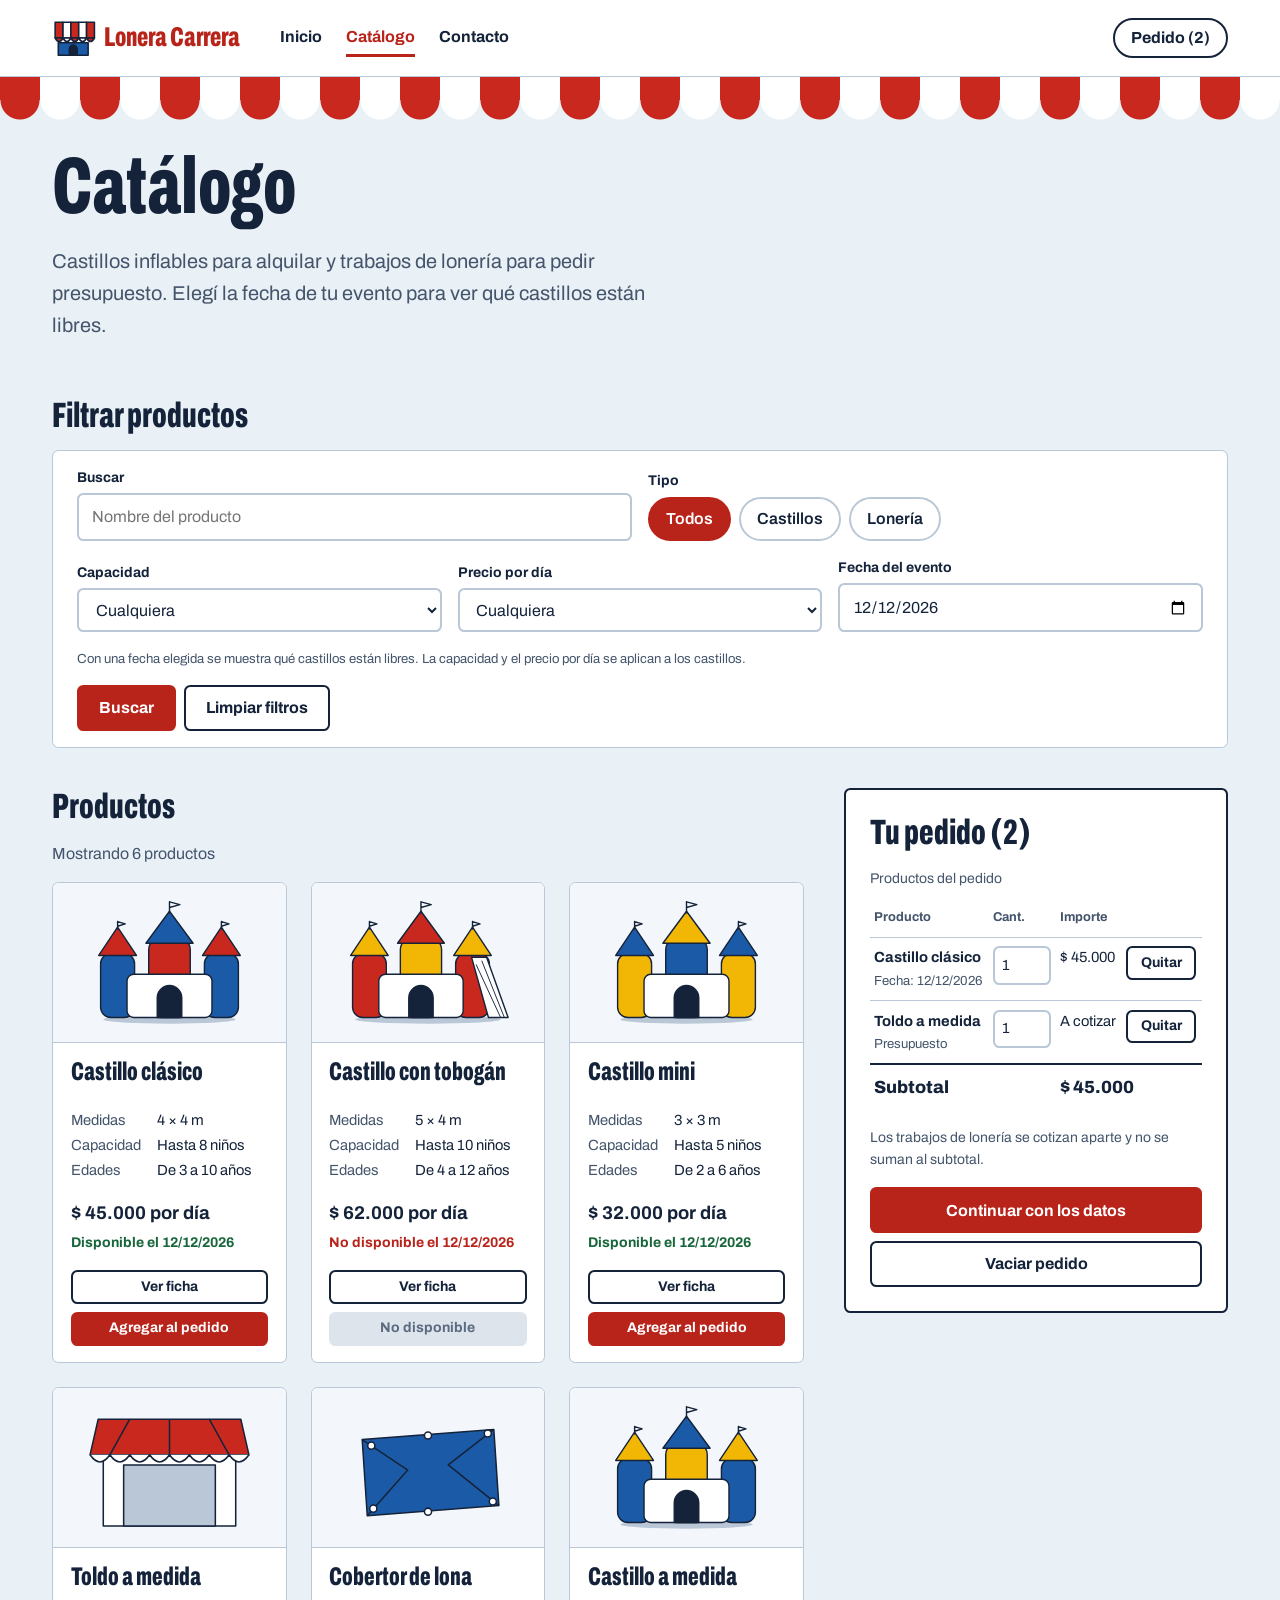
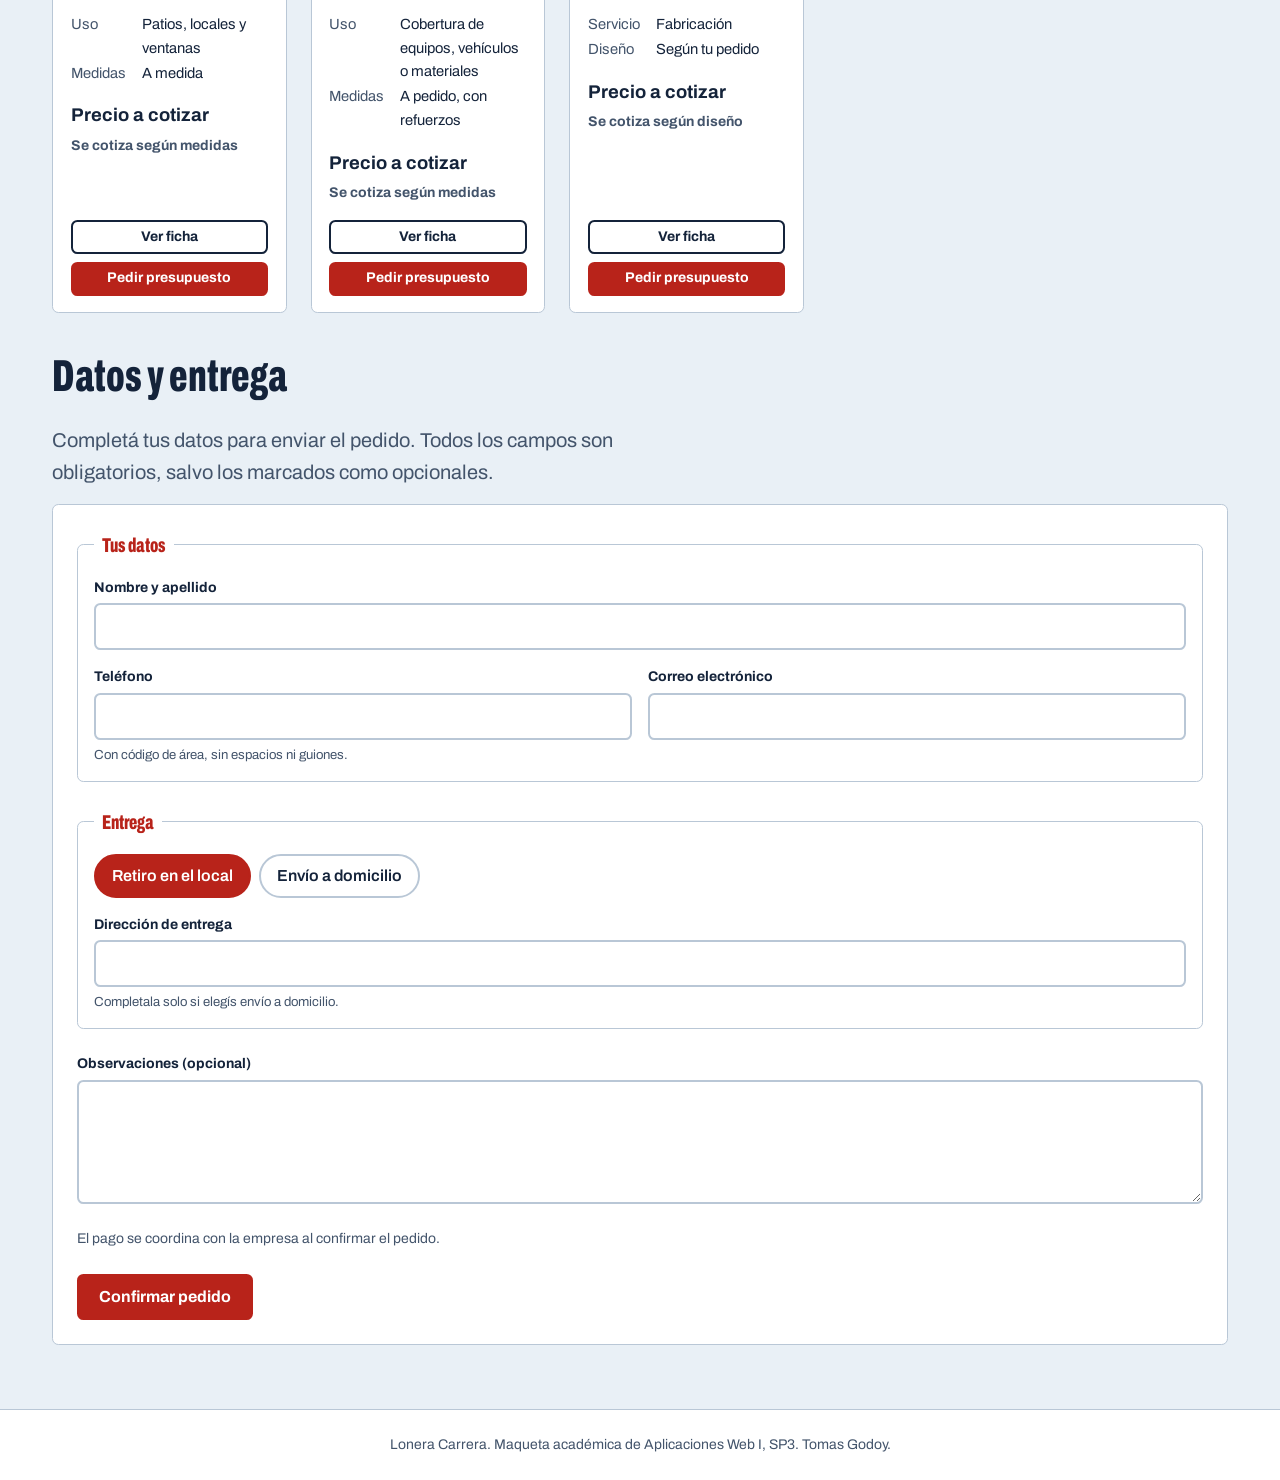
<file: Trabajo Practico 3/lonera-carrera/catalogo.html>
<!DOCTYPE html>
<html lang="es">
<head>
  <meta charset="UTF-8">
  <meta name="viewport" content="width=device-width, initial-scale=1">
  <title>Catálogo | Lonera Carrera</title>
  <meta name="description" content="Catálogo de castillos inflables y trabajos de lonería de Lonera Carrera, con filtros, disponibilidad por fecha y pedido.">
  <meta name="author" content="Tomas Godoy">
  <meta name="theme-color" content="#b8231a">
  <link rel="icon" href="img/logo.svg" type="image/svg+xml">
  <!-- Los estilos se cargan en orden: de lo general (variables, base) a lo particular (páginas). -->
  <link rel="stylesheet" href="css/variables.css">
  <link rel="stylesheet" href="css/base.css">
  <link rel="stylesheet" href="css/layout.css">
  <link rel="stylesheet" href="css/componentes.css">
  <link rel="stylesheet" href="css/paginas.css">
</head>
<body>

  <a class="saltar" href="#contenido">Saltar al contenido</a>

  <header class="cabecera">
    <a class="marca" href="index.html">
      <img class="marca__logo" src="img/logo.svg" alt="" width="56" height="56">
      <span class="marca__nombre">Lonera Carrera</span>
    </a>

    <!-- El botón del menú responsive queda oculto por CSS hasta que JavaScript lo active en SP4. -->
    <button class="menu-toggle" type="button" aria-expanded="false" aria-controls="menu-principal">Menú</button>

    <nav class="menu" aria-label="Principal">
      <ul class="menu__lista" id="menu-principal">
          <li class="menu__item"><a class="menu__enlace" href="index.html">Inicio</a></li>
          <li class="menu__item"><a class="menu__enlace" href="catalogo.html" aria-current="page">Catálogo</a></li>
          <li class="menu__item"><a class="menu__enlace" href="contacto.html">Contacto</a></li>
      </ul>
    </nav>

    <!-- El número del pedido es de ejemplo; en SP4 lo actualiza JavaScript. -->
    <a class="carrito-enlace" href="catalogo.html#pedido">Pedido (<span class="carrito-enlace__cantidad">2</span>)</a>
  </header>


  <main id="contenido">

    <h1 class="pagina__titulo">Catálogo</h1>
    <p class="pagina__intro">Castillos inflables para alquilar y trabajos de lonería para pedir presupuesto. Elegí la fecha de tu evento para ver qué castillos están libres.</p>

    <section class="seccion" aria-labelledby="titulo-filtros">
      <h2 class="seccion__titulo seccion__titulo--chico" id="titulo-filtros">Filtrar productos</h2>

      <form class="filtros" id="filtros" role="search" action="catalogo.html" method="get">
        <div class="campo filtros__buscar">
          <label class="campo__etiqueta" for="buscar">Buscar</label>
          <input class="campo__control" type="search" id="buscar" name="q" placeholder="Nombre del producto">
        </div>

        <fieldset class="chips filtros__tipo">
          <legend class="chips__leyenda">Tipo</legend>
          <input class="chips__input" type="radio" id="tipo-todos" name="tipo" value="todos" checked>
          <label class="chips__etiqueta" for="tipo-todos">Todos</label>
          <input class="chips__input" type="radio" id="tipo-castillos" name="tipo" value="castillos">
          <label class="chips__etiqueta" for="tipo-castillos">Castillos</label>
          <input class="chips__input" type="radio" id="tipo-loneria" name="tipo" value="loneria">
          <label class="chips__etiqueta" for="tipo-loneria">Lonería</label>
        </fieldset>

        <div class="campo">
          <label class="campo__etiqueta" for="capacidad">Capacidad</label>
          <select class="campo__control" id="capacidad" name="capacidad">
            <option value="">Cualquiera</option>
            <option value="1-5">Hasta 5 niños</option>
            <option value="6-8">De 6 a 8 niños</option>
            <option value="9-99">9 o más niños</option>
          </select>
        </div>

        <div class="campo">
          <label class="campo__etiqueta" for="precio">Precio por día</label>
          <select class="campo__control" id="precio" name="precio">
            <option value="">Cualquiera</option>
            <option value="0-35000">Hasta $ 35.000</option>
            <option value="35000-50000">De $ 35.000 a $ 50.000</option>
            <option value="50000-999999">Más de $ 50.000</option>
          </select>
        </div>

        <div class="campo">
          <label class="campo__etiqueta" for="fecha-evento">Fecha del evento</label>
          <input class="campo__control" type="date" id="fecha-evento" name="fecha" value="2026-12-12" aria-describedby="ayuda-fecha">
        </div>

        <p class="campo__ayuda filtros__ayuda" id="ayuda-fecha">Con una fecha elegida se muestra qué castillos están libres. La capacidad y el precio por día se aplican a los castillos.</p>

        <div class="filtros__acciones">
          <button class="boton" type="submit">Buscar</button>
          <button class="boton boton--secundario" type="reset">Limpiar filtros</button>
        </div>
      </form>
    </section>

    <div class="catalogo__cuerpo">

      <section class="resultados" aria-labelledby="titulo-resultados">
        <h2 class="seccion__titulo seccion__titulo--chico" id="titulo-resultados">Productos</h2>

        <!-- Las seis tarjetas son un ejemplo fijo. En SP4 JavaScript las genera desde el archivo JSON con fetch
             y actualiza este resumen cada vez que cambian los filtros (por eso aria-live). -->
        <p class="resultados__resumen" id="resumen-resultados" aria-live="polite">Mostrando 6 productos</p>

        <ul class="productos" id="lista-productos">
        <li class="productos__item">
          <article class="producto" data-id="castillo-clasico" data-categoria="castillos" data-precio="45000" aria-labelledby="prod-1">
            <img class="producto__imagen" src="img/castillo-clasico.svg" alt="Castillo inflable clásico, azul con torres rojas" width="160" height="135">
            <h3 class="producto__titulo" id="prod-1">Castillo clásico</h3>
            <dl class="producto__datos">
            <dt class="producto__dato">Medidas</dt>
            <dd class="producto__valor">4 × 4 m</dd>
            <dt class="producto__dato">Capacidad</dt>
            <dd class="producto__valor">Hasta 8 niños</dd>
            <dt class="producto__dato">Edades</dt>
            <dd class="producto__valor">De 3 a 10 años</dd>
            </dl>
            <p class="producto__precio"><data value="45000">$ 45.000</data> por día</p>
            <p class="producto__estado producto__estado--libre">Disponible el 12/12/2026</p>
            <div class="producto__acciones">
              <button class="boton boton--secundario boton--chico" type="button" aria-haspopup="dialog" aria-controls="ficha-producto" aria-describedby="prod-1">Ver ficha</button>
              <button class="boton boton--chico" type="button" aria-describedby="prod-1">Agregar al pedido</button>
            </div>
          </article>
        </li>
        <li class="productos__item">
          <article class="producto" data-id="castillo-tobogan" data-categoria="castillos" data-precio="62000" aria-labelledby="prod-2">
            <img class="producto__imagen" src="img/castillo-tobogan.svg" alt="Castillo inflable rojo con tobogán" width="175" height="135">
            <h3 class="producto__titulo" id="prod-2">Castillo con tobogán</h3>
            <dl class="producto__datos">
            <dt class="producto__dato">Medidas</dt>
            <dd class="producto__valor">5 × 4 m</dd>
            <dt class="producto__dato">Capacidad</dt>
            <dd class="producto__valor">Hasta 10 niños</dd>
            <dt class="producto__dato">Edades</dt>
            <dd class="producto__valor">De 4 a 12 años</dd>
            </dl>
            <p class="producto__precio"><data value="62000">$ 62.000</data> por día</p>
            <p class="producto__estado producto__estado--ocupado">No disponible el 12/12/2026</p>
            <div class="producto__acciones">
              <button class="boton boton--secundario boton--chico" type="button" aria-haspopup="dialog" aria-controls="ficha-producto" aria-describedby="prod-2">Ver ficha</button>
              <button class="boton boton--chico" type="button" aria-describedby="prod-2" disabled>No disponible</button>
            </div>
          </article>
        </li>
        <li class="productos__item">
          <article class="producto" data-id="castillo-mini" data-categoria="castillos" data-precio="32000" aria-labelledby="prod-3">
            <img class="producto__imagen" src="img/castillo-mini.svg" alt="Castillo inflable mini, amarillo con torres azules" width="160" height="135">
            <h3 class="producto__titulo" id="prod-3">Castillo mini</h3>
            <dl class="producto__datos">
            <dt class="producto__dato">Medidas</dt>
            <dd class="producto__valor">3 × 3 m</dd>
            <dt class="producto__dato">Capacidad</dt>
            <dd class="producto__valor">Hasta 5 niños</dd>
            <dt class="producto__dato">Edades</dt>
            <dd class="producto__valor">De 2 a 6 años</dd>
            </dl>
            <p class="producto__precio"><data value="32000">$ 32.000</data> por día</p>
            <p class="producto__estado producto__estado--libre">Disponible el 12/12/2026</p>
            <div class="producto__acciones">
              <button class="boton boton--secundario boton--chico" type="button" aria-haspopup="dialog" aria-controls="ficha-producto" aria-describedby="prod-3">Ver ficha</button>
              <button class="boton boton--chico" type="button" aria-describedby="prod-3">Agregar al pedido</button>
            </div>
          </article>
        </li>
        <li class="productos__item">
          <article class="producto" data-id="toldo-a-medida" data-categoria="loneria" data-precio="0" aria-labelledby="prod-4">
            <img class="producto__imagen" src="img/toldo-a-medida.svg" alt="Toldo de lona rojo y blanco sobre una fachada" width="160" height="125">
            <h3 class="producto__titulo" id="prod-4">Toldo a medida</h3>
            <dl class="producto__datos">
            <dt class="producto__dato">Uso</dt>
            <dd class="producto__valor">Patios, locales y ventanas</dd>
            <dt class="producto__dato">Medidas</dt>
            <dd class="producto__valor">A medida</dd>
            </dl>
            <p class="producto__precio">Precio a cotizar</p>
            <p class="producto__estado producto__estado--cotizar">Se cotiza según medidas</p>
            <div class="producto__acciones">
              <button class="boton boton--secundario boton--chico" type="button" aria-haspopup="dialog" aria-controls="ficha-producto" aria-describedby="prod-4">Ver ficha</button>
              <button class="boton boton--chico" type="button" aria-describedby="prod-4">Pedir presupuesto</button>
            </div>
          </article>
        </li>
        <li class="productos__item">
          <article class="producto" data-id="cobertor-lona" data-categoria="loneria" data-precio="0" aria-labelledby="prod-5">
            <img class="producto__imagen" src="img/cobertor-lona.svg" alt="Cobertor de lona azul con ojales" width="160" height="125">
            <h3 class="producto__titulo" id="prod-5">Cobertor de lona</h3>
            <dl class="producto__datos">
            <dt class="producto__dato">Uso</dt>
            <dd class="producto__valor">Cobertura de equipos, vehículos o materiales</dd>
            <dt class="producto__dato">Medidas</dt>
            <dd class="producto__valor">A pedido, con refuerzos</dd>
            </dl>
            <p class="producto__precio">Precio a cotizar</p>
            <p class="producto__estado producto__estado--cotizar">Se cotiza según medidas</p>
            <div class="producto__acciones">
              <button class="boton boton--secundario boton--chico" type="button" aria-haspopup="dialog" aria-controls="ficha-producto" aria-describedby="prod-5">Ver ficha</button>
              <button class="boton boton--chico" type="button" aria-describedby="prod-5">Pedir presupuesto</button>
            </div>
          </article>
        </li>
        <li class="productos__item">
          <article class="producto" data-id="castillo-a-medida" data-categoria="castillos" data-precio="0" aria-labelledby="prod-6">
            <img class="producto__imagen" src="img/castillo-a-medida.svg" alt="Castillo inflable azul con torres amarillas" width="160" height="135">
            <h3 class="producto__titulo" id="prod-6">Castillo a medida</h3>
            <dl class="producto__datos">
            <dt class="producto__dato">Servicio</dt>
            <dd class="producto__valor">Fabricación</dd>
            <dt class="producto__dato">Diseño</dt>
            <dd class="producto__valor">Según tu pedido</dd>
            </dl>
            <p class="producto__precio">Precio a cotizar</p>
            <p class="producto__estado producto__estado--cotizar">Se cotiza según diseño</p>
            <div class="producto__acciones">
              <button class="boton boton--secundario boton--chico" type="button" aria-haspopup="dialog" aria-controls="ficha-producto" aria-describedby="prod-6">Ver ficha</button>
              <button class="boton boton--chico" type="button" aria-describedby="prod-6">Pedir presupuesto</button>
            </div>
          </article>
        </li>
        </ul>
      </section>

      <aside class="pedido" id="pedido" aria-labelledby="titulo-pedido">
        <h2 class="pedido__titulo" id="titulo-pedido">Tu pedido (<span>2</span>)</h2>

        <table class="pedido__tabla">
          <caption class="pedido__leyenda">Productos del pedido</caption>
          <thead>
            <tr>
              <th scope="col">Producto</th>
              <th scope="col">Cant.</th>
              <th scope="col">Importe</th>
              <th scope="col"><span class="solo-lector">Acción</span></th>
            </tr>
          </thead>
          <tbody>
            <tr>
              <th scope="row">Castillo clásico <span class="pedido__detalle">Fecha: <time datetime="2026-12-12">12/12/2026</time></span></th>
              <td><input class="campo__control pedido__cantidad" type="number" min="1" max="1" value="1" aria-label="Cantidad de Castillo clásico"></td>
              <td><data value="45000">$ 45.000</data></td>
              <td><button class="boton boton--secundario boton--chico" type="button" aria-label="Quitar Castillo clásico del pedido">Quitar</button></td>
            </tr>
            <tr>
              <th scope="row">Toldo a medida <span class="pedido__detalle">Presupuesto</span></th>
              <td><input class="campo__control pedido__cantidad" type="number" min="1" value="1" aria-label="Cantidad de Toldo a medida"></td>
              <td>A cotizar</td>
              <td><button class="boton boton--secundario boton--chico" type="button" aria-label="Quitar Toldo a medida del pedido">Quitar</button></td>
            </tr>
          </tbody>
          <tfoot>
            <tr>
              <th scope="row" colspan="2">Subtotal</th>
              <td colspan="2"><data value="45000">$ 45.000</data></td>
            </tr>
          </tfoot>
        </table>

        <p class="pedido__nota">Los trabajos de lonería se cotizan aparte y no se suman al subtotal.</p>
        <p class="pedido__acciones">
          <a class="boton" href="#datos-entrega">Continuar con los datos</a>
          <button class="boton boton--secundario" type="button">Vaciar pedido</button>
        </p>
      </aside>

    </div>

    <section class="seccion" id="datos-entrega" aria-labelledby="titulo-datos">
      <h2 class="seccion__titulo" id="titulo-datos">Datos y entrega</h2>
      <p class="pagina__intro">Completá tus datos para enviar el pedido. Todos los campos son obligatorios, salvo los marcados como opcionales.</p>

      <form class="formulario" id="form-pedido" action="#" method="post">
        <fieldset class="formulario__grupo">
          <legend class="formulario__leyenda">Tus datos</legend>

          <div class="campo">
            <label class="campo__etiqueta" for="pedido-nombre">Nombre y apellido</label>
            <input class="campo__control" type="text" id="pedido-nombre" name="nombre" autocomplete="name" required>
          </div>
          <div class="formulario__fila">
            <div class="campo">
              <label class="campo__etiqueta" for="pedido-telefono">Teléfono</label>
              <input class="campo__control" type="tel" id="pedido-telefono" name="telefono" autocomplete="tel" inputmode="tel" required aria-describedby="pedido-telefono-ayuda">
              <p class="campo__ayuda" id="pedido-telefono-ayuda">Con código de área, sin espacios ni guiones.</p>
            </div>
            <div class="campo">
              <label class="campo__etiqueta" for="pedido-email">Correo electrónico</label>
              <input class="campo__control" type="email" id="pedido-email" name="email" autocomplete="email" required>
            </div>
          </div>
        </fieldset>

        <fieldset class="formulario__grupo">
          <legend class="formulario__leyenda">Entrega</legend>

          <div class="chips">
            <input class="chips__input" type="radio" id="entrega-retiro" name="entrega" value="retiro" checked>
            <label class="chips__etiqueta" for="entrega-retiro">Retiro en el local</label>
            <input class="chips__input" type="radio" id="entrega-envio" name="entrega" value="envio">
            <label class="chips__etiqueta" for="entrega-envio">Envío a domicilio</label>
          </div>

          <div class="campo">
            <label class="campo__etiqueta" for="pedido-direccion">Dirección de entrega</label>
            <input class="campo__control" type="text" id="pedido-direccion" name="direccion" autocomplete="address-line1" aria-describedby="pedido-direccion-ayuda">
            <p class="campo__ayuda" id="pedido-direccion-ayuda">Completala solo si elegís envío a domicilio.</p>
          </div>
        </fieldset>

        <div class="campo">
          <label class="campo__etiqueta" for="pedido-observaciones">Observaciones (opcional)</label>
          <textarea class="campo__control" id="pedido-observaciones" name="observaciones" rows="4" cols="40"></textarea>
        </div>

        <p class="formulario__nota">El pago se coordina con la empresa al confirmar el pedido.</p>
        <div class="formulario__acciones">
          <button class="boton" type="submit">Confirmar pedido</button>
        </div>
      </form>
    </section>

    <!-- Pantalla de confirmación. Oculta (hidden) hasta que el pedido se envía: en SP4 JavaScript le saca
         el atributo hidden, completa los datos y le pasa el foco. El número y el resumen son de ejemplo. -->
    <section class="confirmacion" id="confirmacion" role="status" aria-labelledby="titulo-confirmacion" tabindex="-1" hidden>
      <h2 class="confirmacion__titulo" id="titulo-confirmacion">Pedido confirmado</h2>
      <p>Recibimos tu pedido. Número de pedido: <strong class="confirmacion__numero">LC-0001</strong></p>
      <dl class="confirmacion__datos">
        <dt>Productos</dt>
        <dd>Castillo clásico (12/12/2026) y Toldo a medida (presupuesto)</dd>
        <dt>Entrega</dt>
        <dd>Retiro en el local</dd>
        <dt>Subtotal</dt>
        <dd><data value="45000">$ 45.000</data></dd>
      </dl>
      <p>Te vamos a contactar para coordinar el pago y los detalles.</p>
      <p class="confirmacion__acciones">
        <a class="boton" href="catalogo.html">Volver al catálogo</a>
        <a class="boton boton--secundario" href="index.html">Ir al inicio</a>
      </p>
    </section>

  </main>


  <!-- Ficha del producto (ventana modal). Cerrada por defecto: en SP4 JavaScript la abre con showModal()
       y completa el contenido del producto elegido. Lo que hay acá es un ejemplo. -->
  <dialog class="ficha" id="ficha-producto" aria-labelledby="ficha-titulo">
    <form class="ficha__cerrar" method="dialog">
      <button class="boton boton--secundario boton--chico" type="submit" aria-label="Cerrar la ficha">Cerrar</button>
    </form>
    <img class="ficha__imagen" src="img/castillo-clasico.svg" alt="Castillo inflable clásico, azul con torres rojas" width="160" height="135">
    <h2 class="ficha__titulo" id="ficha-titulo">Castillo clásico</h2>
    <p>Castillo inflable de torres y arco de entrada, pensado para fiestas infantiles.</p>
    <dl class="ficha__datos">
      <dt>Medidas</dt>
      <dd>4 × 4 m</dd>
      <dt>Capacidad</dt>
      <dd>Hasta 8 niños</dd>
      <dt>Edades</dt>
      <dd>De 3 a 10 años</dd>
      <dt>Precio</dt>
      <dd><data value="45000">$ 45.000</data> por día</dd>
      <dt>Disponibilidad</dt>
      <dd>Disponible el 12/12/2026</dd>
    </dl>
    <button class="boton" type="button">Agregar al pedido</button>
  </dialog>

  <footer class="pie">
    <p class="pie__texto">Lonera Carrera. Maqueta académica de Aplicaciones Web I, SP3. Tomas Godoy.</p>
  </footer>

  <!-- Región de avisos (toasts). Vacía a propósito: en SP4 JavaScript escribe acá los mensajes
       (elementos con la clase aviso) y el lector de pantalla los anuncia sin mover el foco. -->
  <div class="avisos" id="avisos" role="status" aria-atomic="true"></div>

</body>
</html>
</file>
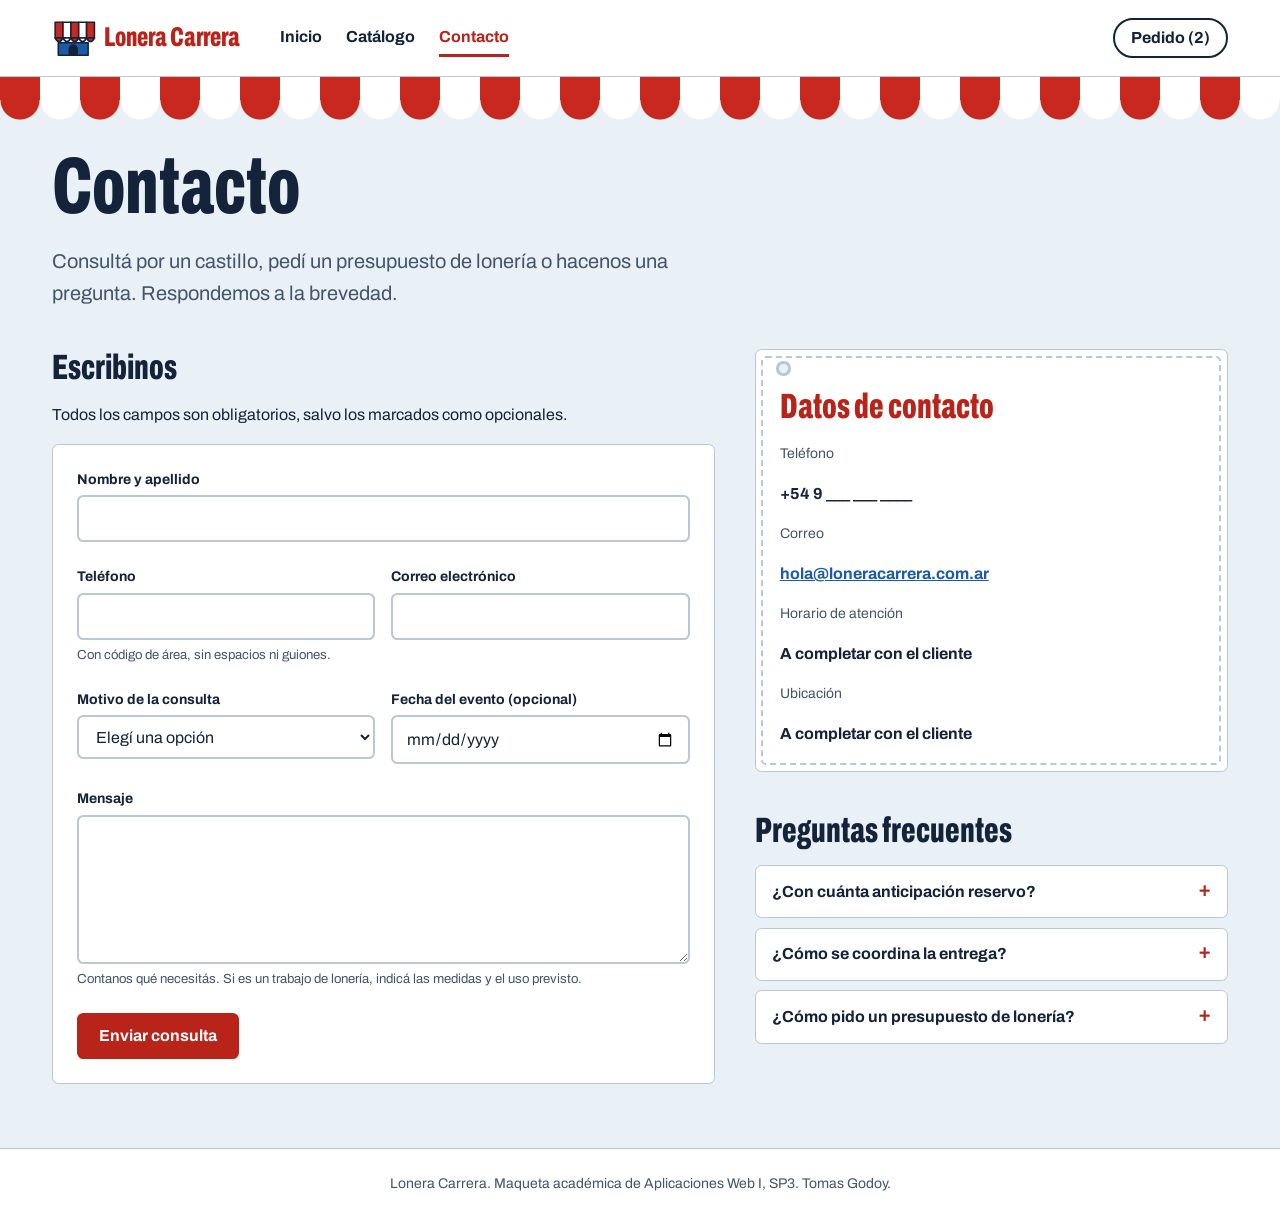
<file: Trabajo Practico 3/lonera-carrera/contacto.html>
<!DOCTYPE html>
<html lang="es">
<head>
  <meta charset="UTF-8">
  <meta name="viewport" content="width=device-width, initial-scale=1">
  <title>Contacto | Lonera Carrera</title>
  <meta name="description" content="Formulario de contacto de Lonera Carrera para consultas, reservas y presupuestos de lonería.">
  <meta name="author" content="Tomas Godoy">
  <meta name="theme-color" content="#b8231a">
  <link rel="icon" href="img/logo.svg" type="image/svg+xml">
  <!-- Los estilos se cargan en orden: de lo general (variables, base) a lo particular (páginas). -->
  <link rel="stylesheet" href="css/variables.css">
  <link rel="stylesheet" href="css/base.css">
  <link rel="stylesheet" href="css/layout.css">
  <link rel="stylesheet" href="css/componentes.css">
  <link rel="stylesheet" href="css/paginas.css">
</head>
<body>

  <a class="saltar" href="#contenido">Saltar al contenido</a>

  <header class="cabecera">
    <a class="marca" href="index.html">
      <img class="marca__logo" src="img/logo.svg" alt="" width="56" height="56">
      <span class="marca__nombre">Lonera Carrera</span>
    </a>

    <!-- El botón del menú responsive queda oculto por CSS hasta que JavaScript lo active en SP4. -->
    <button class="menu-toggle" type="button" aria-expanded="false" aria-controls="menu-principal">Menú</button>

    <nav class="menu" aria-label="Principal">
      <ul class="menu__lista" id="menu-principal">
          <li class="menu__item"><a class="menu__enlace" href="index.html">Inicio</a></li>
          <li class="menu__item"><a class="menu__enlace" href="catalogo.html">Catálogo</a></li>
          <li class="menu__item"><a class="menu__enlace" href="contacto.html" aria-current="page">Contacto</a></li>
      </ul>
    </nav>

    <!-- El número del pedido es de ejemplo; en SP4 lo actualiza JavaScript. -->
    <a class="carrito-enlace" href="catalogo.html#pedido">Pedido (<span class="carrito-enlace__cantidad">2</span>)</a>
  </header>


  <main id="contenido">

    <h1 class="pagina__titulo">Contacto</h1>
    <p class="pagina__intro">Consultá por un castillo, pedí un presupuesto de lonería o hacenos una pregunta. Respondemos a la brevedad.</p>

    <div class="contacto__cuerpo">

      <section class="contacto__formulario" aria-labelledby="titulo-formulario">
        <h2 class="seccion__titulo seccion__titulo--chico" id="titulo-formulario">Escribinos</h2>
        <p>Todos los campos son obligatorios, salvo los marcados como opcionales.</p>

        <form class="formulario" id="form-contacto" action="#" method="post">
          <div class="campo">
            <label class="campo__etiqueta" for="nombre">Nombre y apellido</label>
            <input class="campo__control" type="text" id="nombre" name="nombre" autocomplete="name" required>
          </div>

          <div class="formulario__fila">
            <div class="campo">
              <label class="campo__etiqueta" for="telefono">Teléfono</label>
              <input class="campo__control" type="tel" id="telefono" name="telefono" autocomplete="tel" inputmode="tel" pattern="[0-9]{8,13}" required aria-describedby="telefono-ayuda">
              <p class="campo__ayuda" id="telefono-ayuda">Con código de área, sin espacios ni guiones.</p>
            </div>
            <div class="campo">
              <label class="campo__etiqueta" for="email">Correo electrónico</label>
              <input class="campo__control" type="email" id="email" name="email" autocomplete="email" required>
            </div>
          </div>

          <div class="formulario__fila">
            <div class="campo">
              <label class="campo__etiqueta" for="motivo">Motivo de la consulta</label>
              <select class="campo__control" id="motivo" name="motivo" required>
                <option value="">Elegí una opción</option>
                <option value="alquiler">Alquiler de castillo inflable</option>
                <option value="fabricacion">Fabricación de castillo inflable</option>
                <option value="loneria">Presupuesto de lonería</option>
                <option value="otra">Otra consulta</option>
              </select>
            </div>
            <div class="campo">
              <label class="campo__etiqueta" for="fecha">Fecha del evento (opcional)</label>
              <input class="campo__control" type="date" id="fecha" name="fecha">
            </div>
          </div>

          <div class="campo">
            <label class="campo__etiqueta" for="mensaje">Mensaje</label>
            <textarea class="campo__control" id="mensaje" name="mensaje" rows="5" cols="40" required aria-describedby="mensaje-ayuda"></textarea>
            <p class="campo__ayuda" id="mensaje-ayuda">Contanos qué necesitás. Si es un trabajo de lonería, indicá las medidas y el uso previsto.</p>
          </div>

          <div class="formulario__acciones">
            <button class="boton" type="submit">Enviar consulta</button>
          </div>
        </form>
      </section>

      <div class="contacto__lateral">

        <section class="etiqueta" aria-labelledby="titulo-datos-contacto">
          <h2 class="etiqueta__titulo" id="titulo-datos-contacto">Datos de contacto</h2>

          <!-- Datos de ejemplo: se reemplazan por los reales del cliente. -->
          <address class="datos-contacto">
            <dl class="datos-contacto__lista">
              <dt>Teléfono</dt>
              <dd>+54 9 ___ ___ ____</dd>
              <dt>Correo</dt>
              <dd><a href="mailto:hola@loneracarrera.com.ar">hola@loneracarrera.com.ar</a></dd>
              <dt>Horario de atención</dt>
              <dd>A completar con el cliente</dd>
              <dt>Ubicación</dt>
              <dd>A completar con el cliente</dd>
            </dl>
          </address>
        </section>

        <section class="faq" aria-labelledby="titulo-faq">
          <h2 class="seccion__titulo seccion__titulo--chico" id="titulo-faq">Preguntas frecuentes</h2>

          <details class="faq__item">
            <summary class="faq__pregunta">¿Con cuánta anticipación reservo?</summary>
            <p class="faq__respuesta">Conviene reservar con la mayor anticipación posible. En el catálogo podés ver si el castillo que te gusta está libre en tu fecha.</p>
          </details>
          <details class="faq__item">
            <summary class="faq__pregunta">¿Cómo se coordina la entrega?</summary>
            <p class="faq__respuesta">Al confirmar el pedido elegís retiro en el local o envío a domicilio, y la empresa coordina el día y el horario con vos.</p>
          </details>
          <details class="faq__item">
            <summary class="faq__pregunta">¿Cómo pido un presupuesto de lonería?</summary>
            <p class="faq__respuesta">Agregá el trabajo a tu pedido desde el catálogo o escribinos desde este formulario, con las medidas y el uso previsto.</p>
          </details>
        </section>

      </div>
    </div>

  </main>


  <footer class="pie">
    <p class="pie__texto">Lonera Carrera. Maqueta académica de Aplicaciones Web I, SP3. Tomas Godoy.</p>
  </footer>

  <!-- Región de avisos (toasts). Vacía a propósito: en SP4 JavaScript escribe acá los mensajes
       (elementos con la clase aviso) y el lector de pantalla los anuncia sin mover el foco. -->
  <div class="avisos" id="avisos" role="status" aria-atomic="true"></div>

</body>
</html>
</file>
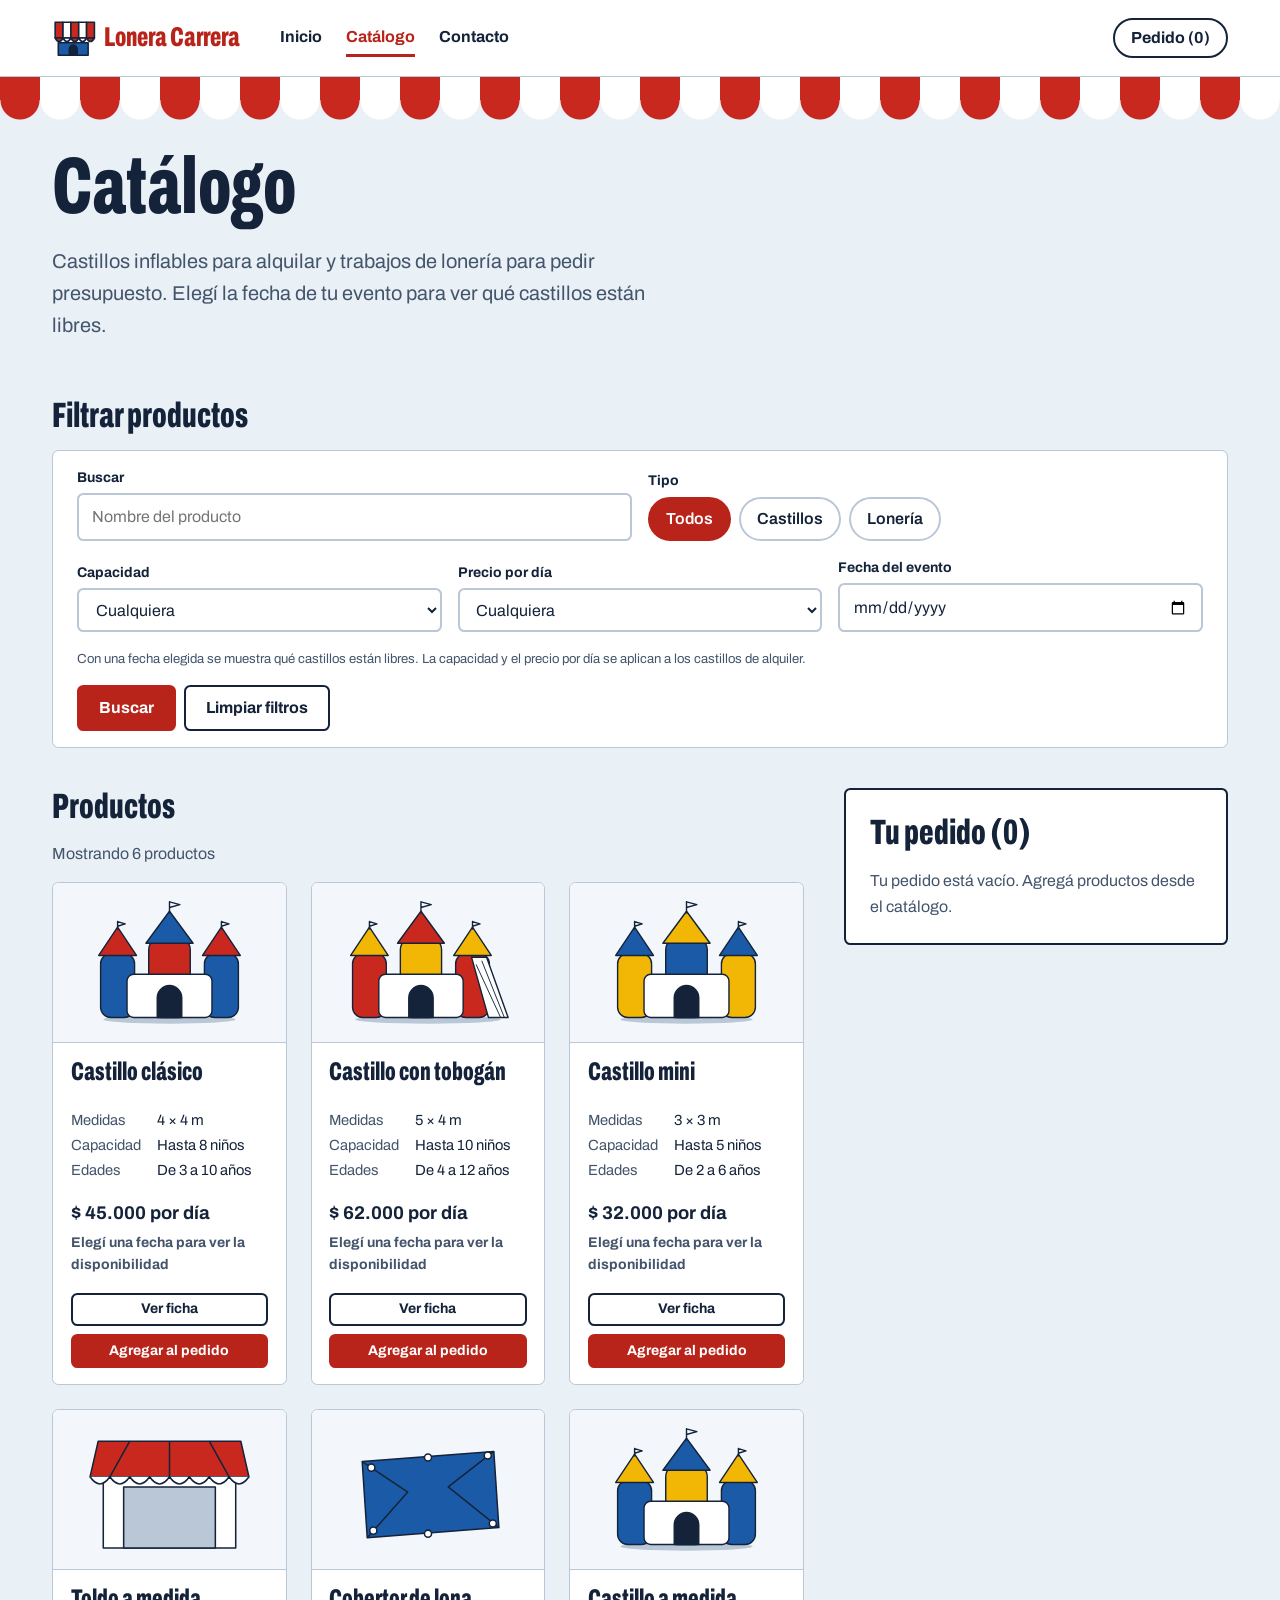
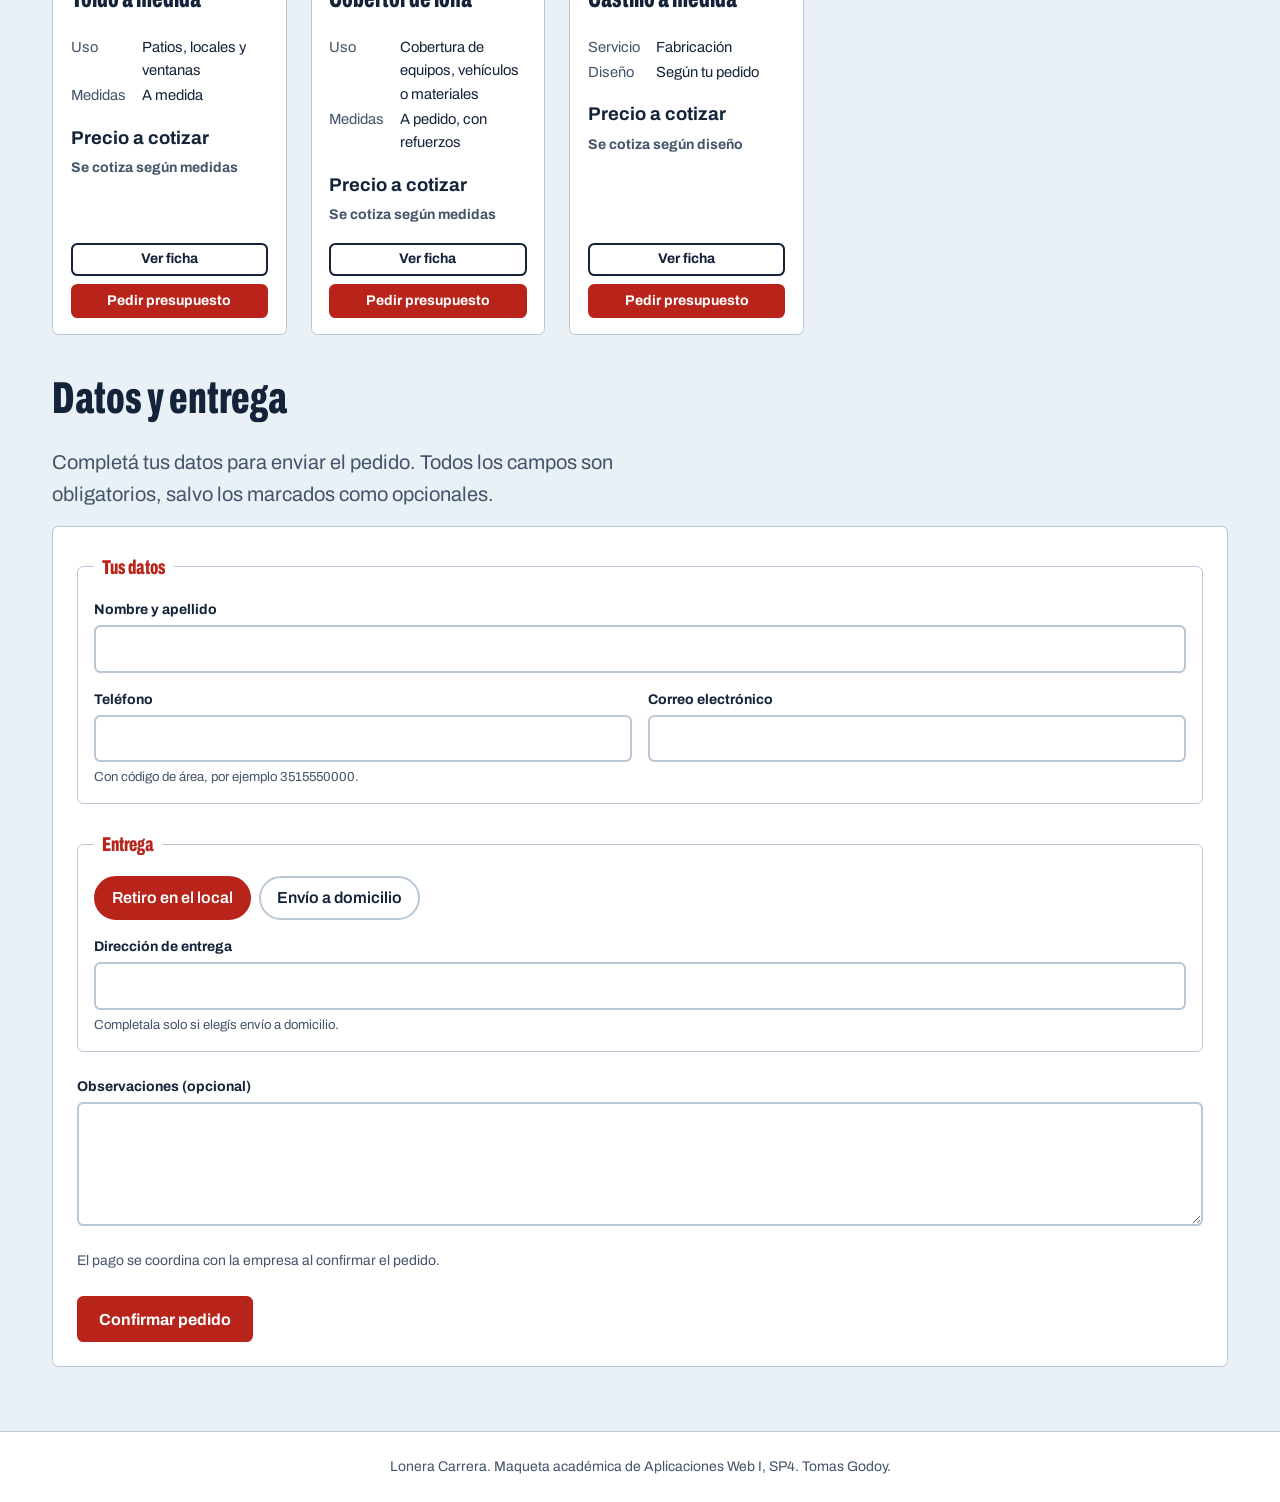
<file: Trabajo Practico 4/lonera-carrera/catalogo.html>
<!DOCTYPE html>
<html lang="es">
<head>
  <meta charset="UTF-8">
  <meta name="viewport" content="width=device-width, initial-scale=1">
  <title>Catálogo | Lonera Carrera</title>
  <meta name="description" content="Catálogo de castillos inflables y trabajos de lonería de Lonera Carrera, con filtros, disponibilidad por fecha y pedido.">
  <meta name="author" content="Tomas Godoy">
  <meta name="theme-color" content="#b8231a">
  <link rel="icon" href="img/logo.svg" type="image/svg+xml">
  <link rel="stylesheet" href="css/variables.css">
  <link rel="stylesheet" href="css/base.css">
  <link rel="stylesheet" href="css/layout.css">
  <link rel="stylesheet" href="css/componentes.css">
  <link rel="stylesheet" href="css/paginas.css">
  <!-- Se ejecuta antes de dibujar la página. Los navegadores no cargan módulos ni hacen fetch cuando el sitio se abre
       como archivo (file://), así que en ese caso no se activa la clase "js" y se muestra el aviso del servidor local. -->
  <script>document.documentElement.classList.add(location.protocol === "file:" ? "sin-servidor" : "js");</script>
  <!-- Módulo de la página (se ejecuta después de cargar el HTML). Requiere abrir el sitio con un servidor: ver README. -->
  <script type="module" src="js/catalogo.js"></script>
</head>
<body>

  <a class="saltar" href="#contenido">Saltar al contenido</a>

  <header class="cabecera">
    <a class="marca" href="index.html">
      <img class="marca__logo" src="img/logo.svg" alt="" width="56" height="56">
      <span class="marca__nombre">Lonera Carrera</span>
    </a>

    <!-- Botón del menú responsive: lo activa js/modulos/menu.js. Sin JavaScript queda oculto y el menú se ve siempre. -->
    <button class="menu-toggle" type="button" aria-expanded="false" aria-controls="menu-principal">Menú</button>

    <nav class="menu" aria-label="Principal">
      <ul class="menu__lista" id="menu-principal">
          <li class="menu__item"><a class="menu__enlace" href="index.html">Inicio</a></li>
          <li class="menu__item"><a class="menu__enlace" href="catalogo.html" aria-current="page">Catálogo</a></li>
          <li class="menu__item"><a class="menu__enlace" href="contacto.html">Contacto</a></li>
      </ul>
    </nav>

    <!-- El número lo mantiene js/comun.js a partir del pedido guardado en sessionStorage. -->
    <a class="carrito-enlace" href="catalogo.html#pedido">Pedido (<span class="carrito-enlace__cantidad">0</span>)</a>
  </header>

  <!-- Solo se ve si el sitio se abre como archivo (clase "sin-servidor"). -->
  <p class="banner-servidor" role="note">Este sitio necesita abrirse con un servidor local para funcionar: los navegadores bloquean los módulos de JavaScript y la carga de los archivos JSON cuando se abre el HTML con doble clic. Los pasos están en el README.</p>

  <main id="contenido">

    <h1 class="pagina__titulo">Catálogo</h1>
    <p class="pagina__intro">Castillos inflables para alquilar y trabajos de lonería para pedir presupuesto. Elegí la fecha de tu evento para ver qué castillos están libres.</p>

    <section class="seccion" aria-labelledby="titulo-filtros">
      <h2 class="seccion__titulo seccion__titulo--chico" id="titulo-filtros">Filtrar productos</h2>

      <form class="filtros" id="filtros" role="search" action="catalogo.html" method="get">
        <div class="campo filtros__buscar">
          <label class="campo__etiqueta" for="buscar">Buscar</label>
          <input class="campo__control" type="search" id="buscar" name="q" placeholder="Nombre del producto">
        </div>

        <fieldset class="chips filtros__tipo">
          <legend class="chips__leyenda">Tipo</legend>
          <input class="chips__input" type="radio" id="tipo-todos" name="tipo" value="todos" checked>
          <label class="chips__etiqueta" for="tipo-todos">Todos</label>
          <input class="chips__input" type="radio" id="tipo-castillos" name="tipo" value="castillos">
          <label class="chips__etiqueta" for="tipo-castillos">Castillos</label>
          <input class="chips__input" type="radio" id="tipo-loneria" name="tipo" value="loneria">
          <label class="chips__etiqueta" for="tipo-loneria">Lonería</label>
        </fieldset>

        <div class="campo">
          <label class="campo__etiqueta" for="capacidad">Capacidad</label>
          <select class="campo__control" id="capacidad" name="capacidad">
            <option value="">Cualquiera</option>
            <option value="1-5">Hasta 5 niños</option>
            <option value="6-8">De 6 a 8 niños</option>
            <option value="9-99">9 o más niños</option>
          </select>
        </div>

        <div class="campo">
          <label class="campo__etiqueta" for="precio">Precio por día</label>
          <select class="campo__control" id="precio" name="precio">
            <option value="">Cualquiera</option>
            <option value="0-35000">Hasta $ 35.000</option>
            <option value="35000-50000">De $ 35.000 a $ 50.000</option>
            <option value="50000-999999">Más de $ 50.000</option>
          </select>
        </div>

        <div class="campo">
          <label class="campo__etiqueta" for="fecha-evento">Fecha del evento</label>
          <input class="campo__control" type="date" id="fecha-evento" name="fecha" aria-describedby="ayuda-fecha">
        </div>

        <p class="campo__ayuda filtros__ayuda" id="ayuda-fecha">Con una fecha elegida se muestra qué castillos están libres. La capacidad y el precio por día se aplican a los castillos de alquiler.</p>

        <div class="filtros__acciones">
          <button class="boton" type="submit">Buscar</button>
          <button class="boton boton--secundario" type="reset">Limpiar filtros</button>
        </div>
      </form>
    </section>

    <div class="catalogo__cuerpo">

      <section class="resultados" aria-labelledby="titulo-resultados">
        <h2 class="seccion__titulo seccion__titulo--chico" id="titulo-resultados">Productos</h2>

        <!-- js/catalogo.js carga data/productos.json con fetch y dibuja acá las tarjetas;
             el resumen es una región aria-live que se actualiza con cada filtro. -->
        <p class="resultados__resumen" id="resumen-resultados" aria-live="polite">Cargando productos…</p>

        <ul class="productos" id="lista-productos" aria-busy="true"></ul>
        <noscript><p class="productos__mensaje">El catálogo necesita JavaScript. Activalo en tu navegador o escribinos desde la página de contacto.</p></noscript>
      </section>

      <aside class="pedido" id="pedido" aria-labelledby="titulo-pedido">
        <h2 class="pedido__titulo" id="titulo-pedido" tabindex="-1">Tu pedido (<span id="pedido-cantidad">0</span>)</h2>

        <!-- js/vistas/pedido.js dibuja acá la tabla del pedido, o el mensaje de pedido vacío. -->
        <div id="pedido-detalle"></div>

        <p class="pedido__acciones" id="pedido-acciones" hidden>
          <a class="boton" href="#datos-entrega">Continuar con los datos</a>
          <button class="boton boton--secundario" type="button" id="vaciar-pedido">Vaciar pedido</button>
        </p>
      </aside>

    </div>

    <section class="seccion" id="datos-entrega" aria-labelledby="titulo-datos">
      <h2 class="seccion__titulo" id="titulo-datos">Datos y entrega</h2>
      <p class="pagina__intro">Completá tus datos para enviar el pedido. Todos los campos son obligatorios, salvo los marcados como opcionales.</p>

      <form class="formulario" id="form-pedido" action="#" method="post" novalidate>
        <fieldset class="formulario__grupo">
          <legend class="formulario__leyenda">Tus datos</legend>

          <div class="campo">
            <label class="campo__etiqueta" for="pedido-nombre">Nombre y apellido</label>
            <input class="campo__control" type="text" id="pedido-nombre" name="nombre" autocomplete="name" required>
          </div>
          <div class="formulario__fila">
            <div class="campo">
              <label class="campo__etiqueta" for="pedido-telefono">Teléfono</label>
              <input class="campo__control" type="tel" id="pedido-telefono" name="telefono" autocomplete="tel" inputmode="tel" required aria-describedby="pedido-telefono-ayuda">
              <p class="campo__ayuda" id="pedido-telefono-ayuda">Con código de área, por ejemplo 3515550000.</p>
            </div>
            <div class="campo">
              <label class="campo__etiqueta" for="pedido-email">Correo electrónico</label>
              <input class="campo__control" type="email" id="pedido-email" name="email" autocomplete="email" required>
            </div>
          </div>
        </fieldset>

        <fieldset class="formulario__grupo">
          <legend class="formulario__leyenda">Entrega</legend>

          <div class="chips">
            <input class="chips__input" type="radio" id="entrega-retiro" name="entrega" value="retiro" checked>
            <label class="chips__etiqueta" for="entrega-retiro">Retiro en el local</label>
            <input class="chips__input" type="radio" id="entrega-envio" name="entrega" value="envio">
            <label class="chips__etiqueta" for="entrega-envio">Envío a domicilio</label>
          </div>

          <div class="campo">
            <label class="campo__etiqueta" for="pedido-direccion">Dirección de entrega</label>
            <input class="campo__control" type="text" id="pedido-direccion" name="direccion" autocomplete="address-line1" aria-describedby="pedido-direccion-ayuda">
            <p class="campo__ayuda" id="pedido-direccion-ayuda">Completala solo si elegís envío a domicilio.</p>
          </div>
        </fieldset>

        <div class="campo">
          <label class="campo__etiqueta" for="pedido-observaciones">Observaciones (opcional)</label>
          <textarea class="campo__control" id="pedido-observaciones" name="observaciones" rows="4" cols="40"></textarea>
        </div>

        <p class="formulario__nota">El pago se coordina con la empresa al confirmar el pedido.</p>
        <div class="formulario__acciones">
          <button class="boton" type="submit">Confirmar pedido</button>
        </div>
      </form>
    </section>

    <!-- Pantalla de confirmación: js/vistas/confirmacion.js la completa, le saca hidden y le pasa el foco. -->
    <section class="confirmacion" id="confirmacion" role="status" aria-labelledby="titulo-confirmacion" tabindex="-1" hidden>
      <h2 class="confirmacion__titulo" id="titulo-confirmacion">Pedido confirmado</h2>
      <p>Recibimos tu pedido. Número de pedido: <strong class="confirmacion__numero" id="confirmacion-numero"></strong></p>
      <dl class="confirmacion__datos" id="confirmacion-datos"></dl>
      <p>Te vamos a contactar para coordinar el pago y los detalles.</p>
      <p class="confirmacion__acciones">
        <a class="boton" href="catalogo.html">Volver al catálogo</a>
        <a class="boton boton--secundario" href="index.html">Ir al inicio</a>
      </p>
    </section>

  </main>


  <!-- Ficha del producto (ventana modal). js/vistas/ficha.js completa el contenido y la abre con showModal(). -->
  <dialog class="ficha" id="ficha-producto" aria-labelledby="ficha-titulo">
    <form class="ficha__cerrar" method="dialog">
      <button class="boton boton--secundario boton--chico" type="submit" aria-label="Cerrar la ficha">Cerrar</button>
    </form>
    <img class="ficha__imagen" id="ficha-imagen" src="img/castillo-clasico.svg" alt="" width="160" height="135">
    <h2 class="ficha__titulo" id="ficha-titulo">Ficha del producto</h2>
    <p id="ficha-descripcion"></p>
    <dl class="ficha__datos" id="ficha-datos"></dl>
    <button class="boton" type="button" id="ficha-agregar">Agregar al pedido</button>
  </dialog>

  <footer class="pie">
    <p class="pie__texto">Lonera Carrera. Maqueta académica de Aplicaciones Web I, SP4. Tomas Godoy.</p>
  </footer>

  <!-- Región de avisos (toasts): js/modulos/avisos.js agrega acá los mensajes y el lector de pantalla los anuncia. -->
  <div class="avisos" id="avisos" role="status" aria-atomic="true"></div>

</body>
</html>
</file>
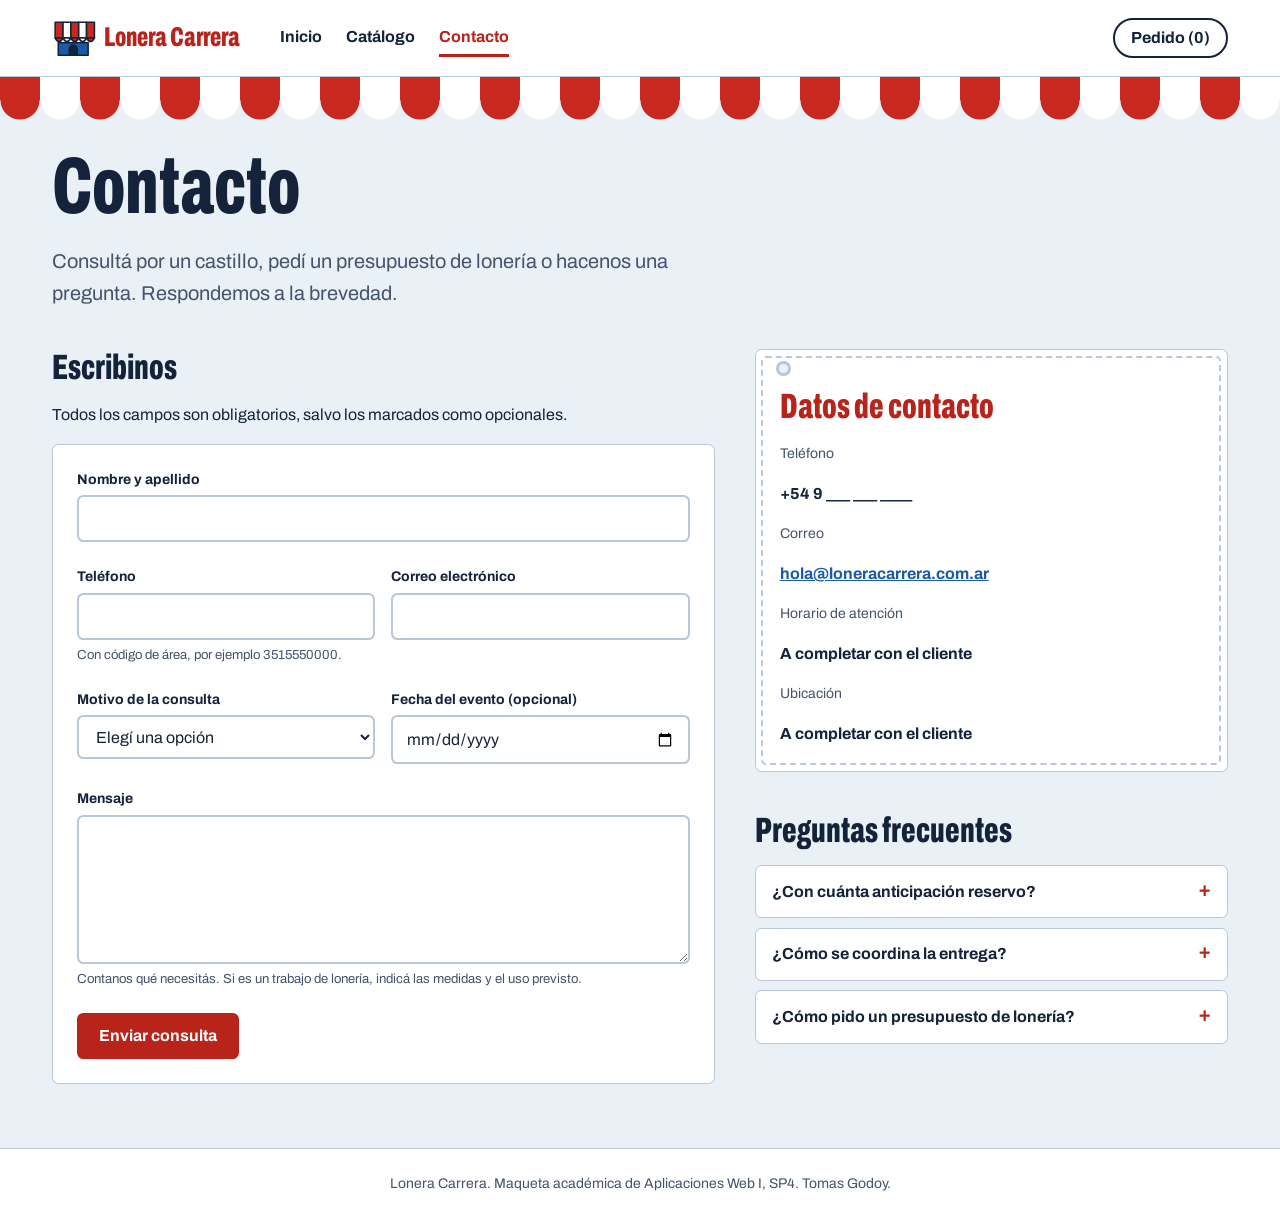
<file: Trabajo Practico 4/lonera-carrera/contacto.html>
<!DOCTYPE html>
<html lang="es">
<head>
  <meta charset="UTF-8">
  <meta name="viewport" content="width=device-width, initial-scale=1">
  <title>Contacto | Lonera Carrera</title>
  <meta name="description" content="Formulario de contacto de Lonera Carrera para consultas, reservas y presupuestos de lonería.">
  <meta name="author" content="Tomas Godoy">
  <meta name="theme-color" content="#b8231a">
  <link rel="icon" href="img/logo.svg" type="image/svg+xml">
  <link rel="stylesheet" href="css/variables.css">
  <link rel="stylesheet" href="css/base.css">
  <link rel="stylesheet" href="css/layout.css">
  <link rel="stylesheet" href="css/componentes.css">
  <link rel="stylesheet" href="css/paginas.css">
  <!-- Se ejecuta antes de dibujar la página. Los navegadores no cargan módulos ni hacen fetch cuando el sitio se abre
       como archivo (file://), así que en ese caso no se activa la clase "js" y se muestra el aviso del servidor local. -->
  <script>document.documentElement.classList.add(location.protocol === "file:" ? "sin-servidor" : "js");</script>
  <!-- Módulo de la página (se ejecuta después de cargar el HTML). Requiere abrir el sitio con un servidor: ver README. -->
  <script type="module" src="js/contacto.js"></script>
</head>
<body>

  <a class="saltar" href="#contenido">Saltar al contenido</a>

  <header class="cabecera">
    <a class="marca" href="index.html">
      <img class="marca__logo" src="img/logo.svg" alt="" width="56" height="56">
      <span class="marca__nombre">Lonera Carrera</span>
    </a>

    <!-- Botón del menú responsive: lo activa js/modulos/menu.js. Sin JavaScript queda oculto y el menú se ve siempre. -->
    <button class="menu-toggle" type="button" aria-expanded="false" aria-controls="menu-principal">Menú</button>

    <nav class="menu" aria-label="Principal">
      <ul class="menu__lista" id="menu-principal">
          <li class="menu__item"><a class="menu__enlace" href="index.html">Inicio</a></li>
          <li class="menu__item"><a class="menu__enlace" href="catalogo.html">Catálogo</a></li>
          <li class="menu__item"><a class="menu__enlace" href="contacto.html" aria-current="page">Contacto</a></li>
      </ul>
    </nav>

    <!-- El número lo mantiene js/comun.js a partir del pedido guardado en sessionStorage. -->
    <a class="carrito-enlace" href="catalogo.html#pedido">Pedido (<span class="carrito-enlace__cantidad">0</span>)</a>
  </header>

  <!-- Solo se ve si el sitio se abre como archivo (clase "sin-servidor"). -->
  <p class="banner-servidor" role="note">Este sitio necesita abrirse con un servidor local para funcionar: los navegadores bloquean los módulos de JavaScript y la carga de los archivos JSON cuando se abre el HTML con doble clic. Los pasos están en el README.</p>

  <main id="contenido">

    <h1 class="pagina__titulo">Contacto</h1>
    <p class="pagina__intro">Consultá por un castillo, pedí un presupuesto de lonería o hacenos una pregunta. Respondemos a la brevedad.</p>

    <div class="contacto__cuerpo">

      <section class="contacto__formulario" aria-labelledby="titulo-formulario">
        <h2 class="seccion__titulo seccion__titulo--chico" id="titulo-formulario">Escribinos</h2>
        <p>Todos los campos son obligatorios, salvo los marcados como opcionales.</p>

        <form class="formulario" id="form-contacto" action="#" method="post" novalidate>
          <div class="campo">
            <label class="campo__etiqueta" for="nombre">Nombre y apellido</label>
            <input class="campo__control" type="text" id="nombre" name="nombre" autocomplete="name" required>
          </div>

          <div class="formulario__fila">
            <div class="campo">
              <label class="campo__etiqueta" for="telefono">Teléfono</label>
              <input class="campo__control" type="tel" id="telefono" name="telefono" autocomplete="tel" inputmode="tel" required aria-describedby="telefono-ayuda">
              <p class="campo__ayuda" id="telefono-ayuda">Con código de área, por ejemplo 3515550000.</p>
            </div>
            <div class="campo">
              <label class="campo__etiqueta" for="email">Correo electrónico</label>
              <input class="campo__control" type="email" id="email" name="email" autocomplete="email" required>
            </div>
          </div>

          <div class="formulario__fila">
            <div class="campo">
              <label class="campo__etiqueta" for="motivo">Motivo de la consulta</label>
              <select class="campo__control" id="motivo" name="motivo" required>
                <option value="">Elegí una opción</option>
                <option value="alquiler">Alquiler de castillo inflable</option>
                <option value="fabricacion">Fabricación de castillo inflable</option>
                <option value="loneria">Presupuesto de lonería</option>
                <option value="otra">Otra consulta</option>
              </select>
            </div>
            <div class="campo">
              <label class="campo__etiqueta" for="fecha">Fecha del evento (opcional)</label>
              <input class="campo__control" type="date" id="fecha" name="fecha">
            </div>
          </div>

          <div class="campo">
            <label class="campo__etiqueta" for="mensaje">Mensaje</label>
            <textarea class="campo__control" id="mensaje" name="mensaje" rows="5" cols="40" required aria-describedby="mensaje-ayuda"></textarea>
            <p class="campo__ayuda" id="mensaje-ayuda">Contanos qué necesitás. Si es un trabajo de lonería, indicá las medidas y el uso previsto.</p>
          </div>

          <div class="formulario__acciones">
            <button class="boton" type="submit">Enviar consulta</button>
          </div>
        </form>
      </section>

      <div class="contacto__lateral">

        <section class="etiqueta" aria-labelledby="titulo-datos-contacto">
          <h2 class="etiqueta__titulo" id="titulo-datos-contacto">Datos de contacto</h2>

          <!-- Datos de ejemplo: se reemplazan por los reales del cliente. -->
          <address class="datos-contacto">
            <dl class="datos-contacto__lista">
              <dt>Teléfono</dt>
              <dd>+54 9 ___ ___ ____</dd>
              <dt>Correo</dt>
              <dd><a href="mailto:hola@loneracarrera.com.ar">hola@loneracarrera.com.ar</a></dd>
              <dt>Horario de atención</dt>
              <dd>A completar con el cliente</dd>
              <dt>Ubicación</dt>
              <dd>A completar con el cliente</dd>
            </dl>
          </address>
        </section>

        <section class="faq" aria-labelledby="titulo-faq">
          <h2 class="seccion__titulo seccion__titulo--chico" id="titulo-faq">Preguntas frecuentes</h2>

          <details class="faq__item">
            <summary class="faq__pregunta">¿Con cuánta anticipación reservo?</summary>
            <p class="faq__respuesta">Conviene reservar con la mayor anticipación posible. En el catálogo podés ver si el castillo que te gusta está libre en tu fecha.</p>
          </details>
          <details class="faq__item">
            <summary class="faq__pregunta">¿Cómo se coordina la entrega?</summary>
            <p class="faq__respuesta">Al confirmar el pedido elegís retiro en el local o envío a domicilio, y la empresa coordina el día y el horario con vos.</p>
          </details>
          <details class="faq__item">
            <summary class="faq__pregunta">¿Cómo pido un presupuesto de lonería?</summary>
            <p class="faq__respuesta">Agregá el trabajo a tu pedido desde el catálogo o escribinos desde este formulario, con las medidas y el uso previsto.</p>
          </details>
        </section>

      </div>
    </div>

  </main>


  <footer class="pie">
    <p class="pie__texto">Lonera Carrera. Maqueta académica de Aplicaciones Web I, SP4. Tomas Godoy.</p>
  </footer>

  <!-- Región de avisos (toasts): js/modulos/avisos.js agrega acá los mensajes y el lector de pantalla los anuncia. -->
  <div class="avisos" id="avisos" role="status" aria-atomic="true"></div>

</body>
</html>
</file>
<file: Trabajo Practico 3/lonera-carrera/css/variables.css>
/* ==========================================================================
   variables.css
   Valores de diseño del sitio (paleta, tipografía, espacios). Es el único lugar
   donde se definen: el resto de los archivos solo los usa con var().
   Paleta tomada del mockup del SP1: rojo toldo, azul PVC, cielo y tinta.
   ========================================================================== */

:root {
  /* Colores */
  --color-fondo: #e9f0f6;        /* cielo: fondo de las páginas */
  --color-superficie: #fff;   /* tarjetas, formularios, cabecera */
  --color-texto: #14233a;        /* tinta */
  --color-suave: #43546b;        /* texto secundario */
  --color-primario: #b8231a;     /* rojo toldo: botones y títulos de marca */
  --color-primario-oscuro: #8f1a13;
  --color-acento: #1b5aa6;       /* azul PVC: enlaces y números */
  --color-borde: #b9c7d6;
  --color-ok: #17653a;           /* disponible */
  --color-toldo-a: #c8281e;      /* rayas del toldo de la cabecera */
  --color-toldo-b: #fff;

  /* Tipografía: Archivo es una fuente variable (ancho y peso ajustables). */
  --fuente: "Archivo", system-ui, -apple-system, "Segoe UI", Arial, sans-serif;
  --titulo-ancho: 62%;           /* títulos condensados, como un rótulo de lona */
  --titulo-peso: 800;

  --fs-base: 1rem;
  --fs-chico: 0.875rem;
  --fs-lg: 1.25rem;
  --fs-2xl: clamp(1.7rem, 4vw, 2.2rem);
  --fs-3xl: clamp(2rem, 5vw, 2.8rem);
  --fs-4xl: clamp(2.8rem, 9vw, 5rem);

  /* Espacios (escala) */
  --espacio-1: 0.25rem;
  --espacio-2: 0.5rem;
  --espacio-3: 1rem;
  --espacio-4: 1.5rem;
  --espacio-5: 2.5rem;
  --espacio-6: 4rem;

  --radio: 0.4rem;
  --ancho-max: 77.5rem;                       /* 1240 px */
  --gutter: clamp(1rem, 4vw, 2rem);           /* margen lateral de la página */

  /* Toldo de la cabecera */
  --toldo-ancho: 1.75rem;                     /* ancho de cada raya; sube en pantallas grandes */
  --toldo-alto: 1rem;
}

@media (min-width: 40rem) {
  :root {
    --toldo-ancho: 2.5rem;
    --toldo-alto: 1.5rem;
  }
}
</file>
<file: Trabajo Practico 3/lonera-carrera/css/base.css>
/* ==========================================================================
   base.css
   Reinicio mínimo, tipografía y reglas de los elementos HTML sin clase.

   NOMENCLATURA DE CLASES (BEM, en español)
     bloque              componente independiente        .producto, .pedido, .boton
     bloque__elemento    parte de un bloque              .producto__titulo
     bloque--modificador variante de un bloque           .boton--secundario
   Los nombres describen qué es cada cosa, no cómo se ve. Casi todas las reglas
   usan una sola clase y ninguna usa ids; así la especificidad es pareja y las
   reglas no se pisan entre sí. Las pocas excepciones (por ejemplo, las celdas de
   .pedido__tabla o el estado :checked de .chips__input) son selectores cortos.
   Orden de carga: variables, base, layout, componentes, paginas.
   ========================================================================== */

@font-face {
  font-family: Archivo;
  src: url("../fonts/archivo-variable.woff2") format("woff2");
  font-weight: 100 900;
  font-stretch: 62% 125%;
  font-display: swap;
}

*,
*::before,
*::after {
  box-sizing: border-box;
}

html {
  scroll-padding-top: 1rem;
}

@media (prefers-reduced-motion: no-preference) {
  html {
    scroll-behavior: smooth;
  }
}

body {
  margin: 0;
  font-family: var(--fuente);
  font-size: var(--fs-base);
  line-height: 1.6;
  color: var(--color-texto);
  background: var(--color-fondo);
}

/* Títulos: condensados y pesados */
h1,
h2,
h3 {
  margin: 0 0 0.5em;
  font-stretch: var(--titulo-ancho);
  font-weight: var(--titulo-peso);
  line-height: 1.05;
}

h1 { font-size: var(--fs-4xl); }
h2 { font-size: var(--fs-3xl); }
h3 { font-size: var(--fs-2xl); }

p { margin: 0 0 var(--espacio-3); }

a { color: var(--color-acento); }

img {
  max-width: 100%;
  height: auto;
}

ul,
ol {
  margin: 0;
  padding: 0;
}

/* Foco visible para quien navega con teclado */
:focus-visible {
  outline: 3px solid var(--color-acento);
  outline-offset: 2px;
}

/* El atributo hidden tiene que ganarle a cualquier display que se defina en otras reglas
   (la confirmación del pedido, por ejemplo). Por eso lleva !important. */
[hidden] {
  display: none !important;
}

/* Texto solo para lectores de pantalla */
.solo-lector {
  position: absolute;
  width: 1px;
  height: 1px;
  margin: -1px;
  padding: 0;
  overflow: hidden;
  clip-path: inset(50%);
  white-space: nowrap;
  border: 0;
}

/* Enlace "Saltar al contenido": aparece solo cuando recibe el foco */
.saltar {
  position: absolute;
  left: var(--espacio-3);
  top: -4rem;
  z-index: 100;
  padding: 0.6rem 1rem;
  background: var(--color-texto);
  color: #fff;
  border-radius: var(--radio);
}

.saltar:focus {
  top: var(--espacio-3);
}
</file>
<file: Trabajo Practico 3/lonera-carrera/css/layout.css>
/* ==========================================================================
   layout.css
   Estructura común de las tres páginas: cabecera con toldo, contenedor principal
   y pie. Se escribe primero para pantallas chicas y se amplía con min-width.
   ========================================================================== */

/* ---- Cabecera ----------------------------------------------------------- */

.cabecera {
  position: relative;
  display: grid;
  grid-template-columns: 1fr auto;
  grid-template-areas:
    "marca carrito"
    "menu  menu";
  align-items: center;
  gap: var(--espacio-2) var(--espacio-3);
  /* El contenido queda alineado con el ancho máximo de la página, y el fondo ocupa todo el ancho */
  padding: var(--espacio-3) max(var(--gutter), calc((100% - var(--ancho-max)) / 2 + var(--gutter)));
  background: var(--color-superficie);
  border-bottom: 1px solid var(--color-borde);
  /* Espacio para el toldo que cuelga debajo (rayas + festón) y un respiro */
  margin-bottom: calc(var(--toldo-alto) + var(--toldo-ancho) / 2 + var(--espacio-4));
}

/* Toldo: dos franjas que cuelgan de la cabecera, sin tocar el HTML.
   ::before = las rayas; ::after = el festón (rayas recortadas con semicírculos). */
.cabecera::before,
.cabecera::after {
  content: "";
  position: absolute;
  left: 0;
  right: 0;
  pointer-events: none;
  background: repeating-linear-gradient(
    90deg,
    var(--color-toldo-a) 0 var(--toldo-ancho),
    var(--color-toldo-b) var(--toldo-ancho) calc(var(--toldo-ancho) * 2)
  );
}

.cabecera::before {
  top: 100%;
  height: var(--toldo-alto);
  border-bottom: 0;
  box-shadow: inset 0 1px 0 var(--color-borde);
}

.cabecera::after {
  top: calc(100% + var(--toldo-alto));
  height: calc(var(--toldo-ancho) / 2);
  -webkit-mask: radial-gradient(circle at 50% 0, #000 calc(var(--toldo-ancho) / 2 - 1px), transparent calc(var(--toldo-ancho) / 2)) 0 0 / var(--toldo-ancho) 100% repeat-x;
  mask: radial-gradient(circle at 50% 0, #000 calc(var(--toldo-ancho) / 2 - 1px), transparent calc(var(--toldo-ancho) / 2)) 0 0 / var(--toldo-ancho) 100% repeat-x;
}

/* Marca: logo + nombre */
.marca {
  grid-area: marca;
  display: inline-flex;
  align-items: center;
  gap: var(--espacio-2);
  text-decoration: none;
  color: var(--color-primario);
}

.marca__logo {
  width: 2.75rem;
  height: 2.75rem;
}

.marca__nombre {
  font-stretch: var(--titulo-ancho);
  font-weight: var(--titulo-peso);
  font-size: 1.7rem;
  line-height: 1;
}

/* Botón de menú: se oculta en SP3 porque todavía no tiene comportamiento (llega con JavaScript en SP4).
   Mientras tanto el menú se muestra siempre, en una fila que se acomoda al ancho. */
.menu-toggle {
  display: none;
}

/* Menú principal */
.menu {
  grid-area: menu;
}

.menu__lista {
  display: flex;
  flex-wrap: wrap;
  gap: var(--espacio-1) var(--espacio-4);
  list-style: none;
}

.menu__enlace {
  display: inline-block;
  padding: 0.3rem 0;
  font-weight: 700;
  color: var(--color-texto);
  text-decoration: none;
  border-bottom: 3px solid transparent;
}

.menu__enlace:hover {
  border-bottom-color: var(--color-borde);
}

/* Página actual */
.menu__enlace[aria-current="page"] {
  color: var(--color-primario);
  border-bottom-color: var(--color-primario);
}

/* Acceso al pedido */
.carrito-enlace {
  grid-area: carrito;
  padding: 0.35rem 1rem;
  font-weight: 700;
  color: var(--color-texto);
  text-decoration: none;
  background: var(--color-superficie);
  border: 2px solid var(--color-texto);
  border-radius: 999px;
}

.carrito-enlace:hover {
  background: var(--color-texto);
  color: #fff;
}

@media (min-width: 64rem) {
  .cabecera {
    grid-template-columns: auto 1fr auto;
    grid-template-areas: "marca menu carrito";
    gap: var(--espacio-3) var(--espacio-5);
  }
}

/* ---- Contenedor principal ----------------------------------------------- */

main {
  max-width: var(--ancho-max);
  margin: 0 auto;
  padding: 0 var(--gutter) var(--espacio-6);
}

/* Bloques genéricos de página */
.pagina__titulo {
  margin-bottom: var(--espacio-3);
}

.pagina__intro {
  max-width: 40rem;
  font-size: var(--fs-lg);
  color: var(--color-suave);
}

.seccion {
  padding-top: var(--espacio-5);
}

.seccion__titulo {
  margin-bottom: var(--espacio-4);
}

.seccion__titulo--chico {
  font-size: var(--fs-2xl);
  margin-bottom: var(--espacio-3);
}

/* ---- Pie ---------------------------------------------------------------- */

.pie {
  padding: var(--espacio-4) var(--gutter);
  text-align: center;
  background: var(--color-superficie);
  border-top: 1px solid var(--color-borde);
}

.pie__texto {
  margin: 0;
  font-size: var(--fs-chico);
  color: var(--color-suave);
}
</file>
<file: Trabajo Practico 3/lonera-carrera/css/componentes.css>
/* ==========================================================================
   componentes.css
   Piezas reutilizables que aparecen en más de una página: botones, campos de
   formulario, chips, etiquetas (tarjetas con ojal y costura), avisos, ficha
   modal y preguntas frecuentes.
   ========================================================================== */

/* ---- Botón (sirve para <button> y para <a>) ------------------------------ */

.boton {
  display: inline-block;
  padding: 0.7rem 1.25rem;
  font: inherit;
  font-weight: 700;
  line-height: 1.2;
  text-align: center;
  text-decoration: none;
  color: #fff;
  background: var(--color-primario);
  border: 2px solid var(--color-primario);
  border-radius: var(--radio);
  cursor: pointer;
}

.boton:hover {
  background: var(--color-primario-oscuro);
  border-color: var(--color-primario-oscuro);
}

.boton--secundario {
  color: var(--color-texto);
  background: transparent;
  border-color: var(--color-texto);
}

.boton--secundario:hover {
  color: #fff;
  background: var(--color-texto);
  border-color: var(--color-texto);
}

/* Sobre fondo azul */
.boton--claro {
  color: var(--color-texto);
  background: #fff;
  border-color: #fff;
}

.boton--claro:hover {
  color: var(--color-texto);
  background: var(--color-fondo);
  border-color: var(--color-fondo);
}

.boton--chico {
  padding: 0.4rem 0.8rem;
  font-size: var(--fs-chico);
}

.boton:disabled {
  color: #5b6b80;
  background: #dde4ec;
  border-color: #dde4ec;
  cursor: not-allowed;
}

/* ---- Campo de formulario: etiqueta + control + ayuda --------------------- */

.campo {
  display: grid;
  gap: var(--espacio-1);
  align-content: start;
  min-width: 0;
}

.campo__etiqueta {
  font-size: var(--fs-chico);
  font-weight: 700;
}

.campo__control {
  width: 100%;
  min-height: 2.75rem;
  padding: 0.55rem 0.8rem;
  font: inherit;
  color: var(--color-texto);
  background: #fff;
  border: 2px solid var(--color-borde);
  border-radius: var(--radio);
}

.campo__control:focus {
  border-color: var(--color-acento);
}

.campo__ayuda {
  margin: 0;
  font-size: 0.82rem;
  color: var(--color-suave);
}

/* ---- Chips: botones de radio que parecen etiquetas ------------------------ */
/* El <input> se oculta a la vista pero sigue en el teclado y en los lectores de pantalla. */

.chips {
  display: flex;
  flex-wrap: wrap;
  align-items: center;
  gap: var(--espacio-2);
  min-width: 0;
  margin: 0;
  padding: 0;
  border: 0;
}

.chips__leyenda {
  width: 100%;
  margin-bottom: var(--espacio-1);
  padding: 0;
  font-size: var(--fs-chico);
  font-weight: 700;
}

.chips__input {
  position: absolute;
  width: 1px;
  height: 1px;
  opacity: 0;
}

.chips__etiqueta {
  padding: 0.45rem 1rem;
  font-weight: 600;
  background: #fff;
  border: 2px solid var(--color-borde);
  border-radius: 999px;
  cursor: pointer;
}

.chips__input:checked + .chips__etiqueta {
  color: #fff;
  background: var(--color-primario);
  border-color: var(--color-primario);
}

.chips__input:focus-visible + .chips__etiqueta {
  outline: 3px solid var(--color-acento);
  outline-offset: 2px;
}

/* ---- Etiqueta: tarjeta con ojal y costura (como las etiquetas de lona) --- */

.etiqueta {
  position: relative;
  padding: 2.4rem var(--espacio-4) var(--espacio-4);
  background: var(--color-superficie);
  border: 1px solid var(--color-borde);
  border-radius: var(--radio);
}

/* Ojal */
.etiqueta::before {
  content: "";
  position: absolute;
  top: 0.7rem;
  left: 1.3rem;
  width: 0.9rem;
  height: 0.9rem;
  background: var(--color-fondo);
  border: 3px solid var(--color-borde);
  border-radius: 50%;
}

/* Costura */
.etiqueta::after {
  content: "";
  position: absolute;
  inset: 0.35rem;
  border: 2px dashed var(--color-borde);
  border-radius: 0.3rem;
  pointer-events: none;
}

.etiqueta__titulo {
  font-size: var(--fs-2xl);
  color: var(--color-primario);
}

.etiqueta__imagen {
  display: block;
  width: auto;
  height: 9rem;
  margin: 0 auto var(--espacio-3);
}

.enlace-flecha {
  font-weight: 700;
  text-decoration: none;
}

.enlace-flecha::after {
  content: "→" / "";
  margin-left: 0.3rem;
}

.enlace-flecha:hover {
  text-decoration: underline;
}

/* ---- Formulario ----------------------------------------------------------- */

.formulario {
  display: grid;
  gap: var(--espacio-4);
  padding: var(--espacio-4);
  background: var(--color-superficie);
  border: 1px solid var(--color-borde);
  border-radius: var(--radio);
}

.formulario__grupo {
  display: grid;
  gap: var(--espacio-3);
  min-width: 0;
  margin: 0;
  padding: var(--espacio-3);
  border: 1px solid var(--color-borde);
  border-radius: var(--radio);
}

.formulario__leyenda {
  padding: 0 var(--espacio-2);
  font-stretch: var(--titulo-ancho);
  font-weight: var(--titulo-peso);
  font-size: var(--fs-lg);
  color: var(--color-primario);
}

.formulario__fila {
  display: grid;
  gap: var(--espacio-3);
}

.formulario__nota {
  margin: 0;
  font-size: var(--fs-chico);
  color: var(--color-suave);
}

.formulario__acciones {
  display: flex;
  flex-wrap: wrap;
  gap: var(--espacio-2);
}

@media (min-width: 40rem) {
  .formulario__fila {
    grid-template-columns: 1fr 1fr;
  }
}

/* ---- Avisos (toasts) ------------------------------------------------------ */
/* #avisos es una región role="status": JavaScript (SP4) agrega elementos .aviso adentro. */

.avisos {
  position: fixed;
  top: var(--espacio-3);
  right: var(--espacio-3);
  left: var(--espacio-3);
  z-index: 50;
  display: grid;
  justify-items: end;
  gap: var(--espacio-2);
  pointer-events: none;
}

.aviso {
  max-width: 26rem;
  padding: 0.75rem 1rem;
  color: #fff;
  background: var(--color-texto);
  border-radius: var(--radio);
  box-shadow: 0 4px 0 rgb(20, 35, 58, 0.2);
  pointer-events: auto;
}

.aviso--ok { background: var(--color-ok); }
.aviso--error { background: var(--color-primario-oscuro); }

/* ---- Ficha del producto (ventana modal <dialog>) -------------------------- */

.ficha {
  width: calc(100% - 2rem);
  max-width: 34rem;
  padding: var(--espacio-4);
  color: var(--color-texto);
  background: var(--color-superficie);
  border: 3px solid var(--color-texto);
  border-radius: 0.6rem;
}

.ficha::backdrop {
  background: rgb(20, 35, 58, 0.65);
}

.ficha__cerrar {
  display: flex;
  justify-content: flex-end;
  margin: 0 0 var(--espacio-2);
}

.ficha__imagen {
  display: block;
  margin: 0 auto var(--espacio-3);
}

.ficha__titulo {
  color: var(--color-primario);
}

.ficha__datos {
  display: grid;
  grid-template-columns: auto 1fr;
  gap: var(--espacio-1) var(--espacio-3);
  margin: 0 0 var(--espacio-4);
}

.ficha__datos dt {
  color: var(--color-suave);
}

.ficha__datos dd {
  margin: 0;
  font-weight: 700;
}

/* ---- Preguntas frecuentes (<details>) ------------------------------------- */

.faq__item {
  margin-bottom: 0.6rem;
  background: var(--color-superficie);
  border: 1px solid var(--color-borde);
  border-radius: var(--radio);
}

.faq__pregunta {
  display: flex;
  justify-content: space-between;
  gap: var(--espacio-3);
  padding: 0.8rem 1rem;
  font-weight: 700;
  cursor: pointer;
  list-style: none;
}

.faq__pregunta::-webkit-details-marker {
  display: none;
}

.faq__pregunta::after {
  content: "+" / "";
  font-size: 1.3rem;
  line-height: 1;
  color: var(--color-primario);
}

.faq__item[open] .faq__pregunta::after {
  content: "−" / "";
}

.faq__respuesta {
  margin: 0;
  padding: 0 1rem 1rem;
  color: var(--color-suave);
}

/* ---- Datos de contacto ----------------------------------------------------- */

.datos-contacto {
  font-style: normal;
}

.datos-contacto__lista {
  display: grid;
  gap: var(--espacio-3);
  margin: 0;
}

.datos-contacto__lista dt {
  font-size: var(--fs-chico);
  color: var(--color-suave);
}

.datos-contacto__lista dd {
  margin: 0;
  font-weight: 700;
  overflow-wrap: anywhere;
}
</file>
<file: Trabajo Practico 3/lonera-carrera/css/paginas.css>
/* ==========================================================================
   paginas.css
   Bloques propios de cada página: inicio (hero, servicios, pasos, llamado),
   catálogo (filtros, productos, pedido, confirmación) y contacto.
   Mobile-first: lo de abajo es el diseño de móvil; cada @media agrega columnas
   cuando hay lugar (40rem = 640 px, 48rem = 768 px, 64rem = 1024 px, 80rem = 1280 px).
   ========================================================================== */

/* ==== INICIO ============================================================== */

.hero {
  display: grid;
  gap: var(--espacio-4);
  align-items: center;
  padding-top: var(--espacio-3);
}

.hero__titulo {
  color: var(--color-texto);
}

.hero__lead {
  max-width: 36rem;
  font-size: var(--fs-lg);
  color: var(--color-suave);
}

.hero__acciones {
  display: flex;
  flex-wrap: wrap;
  gap: var(--espacio-3);
}

.hero__imagen {
  width: 100%;
  max-width: 26rem;
  justify-self: center;
  padding: var(--espacio-4);
  background: var(--color-superficie);
  border: 1px solid var(--color-borde);
  border-radius: var(--radio);
}

.servicios {
  display: grid;
  gap: var(--espacio-4);
}

.pasos {
  display: grid;
  gap: var(--espacio-4);
  list-style: none;
  counter-reset: paso;
}

.paso {
  display: grid;
  grid-template-columns: auto 1fr;
  gap: 0 var(--espacio-3);
  align-items: start;
  counter-increment: paso;
}

/* El número sale del contador CSS: el HTML sigue siendo una lista ordenada */
.paso::before {
  content: counter(paso);
  grid-row: 1 / span 2;
  display: grid;
  place-items: center;
  width: 2.6rem;
  height: 2.6rem;
  font-weight: 800;
  color: #fff;
  background: var(--color-acento);
  border-radius: 50%;
}

.paso__titulo {
  margin: 0 0 var(--espacio-1);
  font-size: var(--fs-lg);
}

.paso p {
  grid-column: 2;
  margin: 0;
}

.llamado {
  margin-top: var(--espacio-6);
  padding: var(--espacio-5) var(--espacio-4);
  color: #fff;
  background: var(--color-acento);
  border-radius: var(--radio);
}

.llamado__titulo {
  font-size: var(--fs-3xl);
}

.llamado__texto {
  max-width: 36rem;
  font-size: var(--fs-lg);
}

.llamado :focus-visible {
  outline-color: #fff;
}

@media (min-width: 40rem) {
  .servicios {
    grid-template-columns: 1fr 1fr;
  }

  .pasos {
    grid-template-columns: repeat(3, 1fr);
  }
}

@media (min-width: 48rem) {
  .hero {
    grid-template-columns: 1.3fr 1fr;
    gap: var(--espacio-5);
    padding-top: var(--espacio-5);
  }
}

/* ==== CATÁLOGO ============================================================ */

/* ---- Filtros ---- */

.filtros {
  display: grid;
  gap: var(--espacio-3);
  padding: var(--espacio-3) var(--espacio-4);
  background: var(--color-superficie);
  border: 1px solid var(--color-borde);
  border-radius: var(--radio);
}

.filtros__acciones {
  display: flex;
  flex-wrap: wrap;
  gap: var(--espacio-2);
}

@media (min-width: 40rem) {
  .filtros {
    grid-template-columns: repeat(2, 1fr);
  }

  .filtros__buscar,
  .filtros__tipo,
  .filtros__ayuda,
  .filtros__acciones {
    grid-column: 1 / -1;
  }
}

@media (min-width: 64rem) {
  .filtros {
    grid-template-columns: repeat(6, 1fr);
    align-items: end;
  }

  .filtros__buscar { grid-column: span 3; }
  .filtros__tipo { grid-column: span 3; }
  .filtros .campo { grid-column: span 2; }
  .filtros .filtros__buscar { grid-column: span 3; }
}

/* ---- Cuerpo: productos + pedido ---- */

.catalogo__cuerpo {
  display: grid;
  gap: var(--espacio-5);
  margin-top: var(--espacio-5);
}

.resultados__resumen {
  color: var(--color-suave);
}

.productos {
  display: grid;
  gap: var(--espacio-4);
  list-style: none;
}

.producto {
  display: flex;
  flex-direction: column;
  height: 100%;
  padding-bottom: var(--espacio-3);
  overflow: hidden;
  background: var(--color-superficie);
  border: 1px solid var(--color-borde);
  border-radius: var(--radio);
}

.producto__imagen {
  width: 100%;
  height: 10rem;
  padding: var(--espacio-3);
  object-fit: contain;
  background: #f3f7fb;
  border-bottom: 1px solid var(--color-borde);
}

/* El resto de las partes de la tarjeta comparten el margen lateral */
.producto__titulo,
.producto__datos,
.producto__precio,
.producto__estado,
.producto__acciones {
  margin-left: 1.1rem;
  margin-right: 1.1rem;
}

.producto__titulo {
  margin-top: var(--espacio-3);
  margin-bottom: var(--espacio-2);
  font-size: 1.6rem;
}

.producto__datos {
  display: grid;
  grid-template-columns: auto 1fr;
  gap: 0.1rem var(--espacio-3);
  margin-bottom: var(--espacio-3);
  font-size: 0.92rem;
}

.producto__dato {
  color: var(--color-suave);
}

.producto__valor {
  margin: 0;
}

.producto__precio {
  margin-bottom: var(--espacio-1);
  font-size: 1.15rem;
  font-weight: 700;
}

.producto__estado {
  margin-bottom: var(--espacio-3);
  font-size: var(--fs-chico);
  font-weight: 700;
}

.producto__estado--libre { color: var(--color-ok); }
.producto__estado--ocupado { color: var(--color-primario); }
.producto__estado--cotizar { color: var(--color-suave); }

.producto__acciones {
  display: flex;
  flex-wrap: wrap;
  gap: var(--espacio-2);
  margin-top: auto;
}

.producto__acciones .boton {
  flex: 1 1 auto;
}

/* ---- Pedido (carrito) ---- */

.pedido {
  padding: var(--espacio-4);
  background: var(--color-superficie);
  border: 2px solid var(--color-texto);
  border-radius: var(--radio);
}

.pedido__titulo {
  font-size: var(--fs-2xl);
}

.pedido__tabla {
  width: 100%;
  border-collapse: collapse;
  font-size: 0.92rem;
}

.pedido__leyenda {
  margin-bottom: var(--espacio-2);
  text-align: left;
  font-size: var(--fs-chico);
  color: var(--color-suave);
}

.pedido__tabla th,
.pedido__tabla td {
  padding: 0.55rem 0.25rem;
  text-align: left;
  vertical-align: top;
  border-top: 1px solid var(--color-borde);
}

.pedido__tabla td {
  white-space: nowrap;
}

.pedido__tabla thead th {
  font-size: 0.8rem;
  color: var(--color-suave);
  border-top: 0;
}

.pedido__tabla tbody th {
  font-weight: 700;
}

.pedido__tabla tfoot th,
.pedido__tabla tfoot td {
  font-size: 1.1rem;
  font-weight: 800;
  border-top: 2px solid var(--color-texto);
}

.pedido__detalle {
  display: block;
  font-size: 0.82rem;
  font-weight: 400;
  color: var(--color-suave);
}

.pedido__cantidad {
  width: 3.6rem;
  min-height: 0;
  padding: 0.35rem 0.4rem;
}

.pedido__nota {
  margin: var(--espacio-3) 0;
  font-size: var(--fs-chico);
  color: var(--color-suave);
}

.pedido__acciones {
  display: grid;
  gap: var(--espacio-2);
  margin: 0;
}

/* ---- Confirmación del pedido (oculta hasta que JavaScript la muestre) ---- */

.confirmacion {
  margin-top: var(--espacio-5);
  padding: var(--espacio-4);
  background: var(--color-superficie);
  border: 3px solid var(--color-ok);
  border-radius: var(--radio);
}

.confirmacion__titulo {
  color: var(--color-ok);
}

.confirmacion__numero {
  font-size: 1.4rem;
}

.confirmacion__datos {
  display: grid;
  grid-template-columns: auto 1fr;
  gap: var(--espacio-1) var(--espacio-3);
  margin: 0 0 var(--espacio-3);
}

.confirmacion__datos dt {
  color: var(--color-suave);
}

.confirmacion__datos dd {
  margin: 0;
  font-weight: 700;
}

.confirmacion__acciones {
  display: flex;
  flex-wrap: wrap;
  gap: var(--espacio-3);
  margin: 0;
}

@media (min-width: 40rem) {
  .productos {
    grid-template-columns: repeat(2, 1fr);
  }
}

@media (min-width: 64rem) {
  .catalogo__cuerpo {
    grid-template-columns: minmax(0, 1fr) 24rem;
    align-items: start;
  }

  /* El pedido acompaña al recorrer el catálogo */
  .pedido {
    position: sticky;
    top: var(--espacio-3);
  }
}

@media (min-width: 80rem) {
  .productos {
    grid-template-columns: repeat(3, 1fr);
  }
}

/* ==== CONTACTO ============================================================ */

.contacto__cuerpo {
  display: grid;
  gap: var(--espacio-5);
  margin-top: var(--espacio-5);
}

.contacto__lateral {
  display: grid;
  gap: var(--espacio-5);
  align-content: start;
}

@media (min-width: 64rem) {
  .contacto__cuerpo {
    grid-template-columns: minmax(0, 1.4fr) minmax(0, 1fr);
    align-items: start;
  }
}
</file>
<file: Trabajo Practico 4/lonera-carrera/css/variables.css>
/* ==========================================================================
   variables.css
   Valores de diseño del sitio (paleta, tipografía, espacios). Es el único lugar
   donde se definen: el resto de los archivos solo los usa con var().
   Paleta tomada del mockup del SP1: rojo toldo, azul PVC, cielo y tinta.
   ========================================================================== */

:root {
  /* Colores */
  --color-fondo: #e9f0f6;        /* cielo: fondo de las páginas */
  --color-superficie: #fff;   /* tarjetas, formularios, cabecera */
  --color-texto: #14233a;        /* tinta */
  --color-suave: #43546b;        /* texto secundario */
  --color-primario: #b8231a;     /* rojo toldo: botones y títulos de marca */
  --color-primario-oscuro: #8f1a13;
  --color-acento: #1b5aa6;       /* azul PVC: enlaces y números */
  --color-borde: #b9c7d6;
  --color-ok: #17653a;           /* disponible */
  --color-toldo-a: #c8281e;      /* rayas del toldo de la cabecera */
  --color-toldo-b: #fff;

  /* Tipografía: Archivo es una fuente variable (ancho y peso ajustables). */
  --fuente: "Archivo", system-ui, -apple-system, "Segoe UI", Arial, sans-serif;
  --titulo-ancho: 62%;           /* títulos condensados, como un rótulo de lona */
  --titulo-peso: 800;

  --fs-base: 1rem;
  --fs-chico: 0.875rem;
  --fs-lg: 1.25rem;
  --fs-2xl: clamp(1.7rem, 4vw, 2.2rem);
  --fs-3xl: clamp(2rem, 5vw, 2.8rem);
  --fs-4xl: clamp(2.8rem, 9vw, 5rem);

  /* Espacios (escala) */
  --espacio-1: 0.25rem;
  --espacio-2: 0.5rem;
  --espacio-3: 1rem;
  --espacio-4: 1.5rem;
  --espacio-5: 2.5rem;
  --espacio-6: 4rem;

  --radio: 0.4rem;
  --ancho-max: 77.5rem;                       /* 1240 px */
  --gutter: clamp(1rem, 4vw, 2rem);           /* margen lateral de la página */

  /* Toldo de la cabecera */
  --toldo-ancho: 1.75rem;                     /* ancho de cada raya; sube en pantallas grandes */
  --toldo-alto: 1rem;
}

@media (min-width: 40rem) {
  :root {
    --toldo-ancho: 2.5rem;
    --toldo-alto: 1.5rem;
  }
}
</file>
<file: Trabajo Practico 4/lonera-carrera/css/base.css>
/* ==========================================================================
   base.css
   Reinicio mínimo, tipografía y reglas de los elementos HTML sin clase.

   NOMENCLATURA DE CLASES (BEM, en español)
     bloque              componente independiente        .producto, .pedido, .boton
     bloque__elemento    parte de un bloque              .producto__titulo
     bloque--modificador variante de un bloque           .boton--secundario
   Los nombres describen qué es cada cosa, no cómo se ve. Casi todas las reglas
   usan una sola clase y ninguna usa ids; así la especificidad es pareja y las
   reglas no se pisan entre sí. Las pocas excepciones (por ejemplo, las celdas de
   .pedido__tabla o el estado :checked de .chips__input) son selectores cortos.
   Orden de carga: variables, base, layout, componentes, paginas.
   ========================================================================== */

@font-face {
  font-family: Archivo;
  src: url("../fonts/archivo-variable.woff2") format("woff2");
  font-weight: 100 900;
  font-stretch: 62% 125%;
  font-display: swap;
}

*,
*::before,
*::after {
  box-sizing: border-box;
}

html {
  scroll-padding-top: 1rem;
}

@media (prefers-reduced-motion: no-preference) {
  html {
    scroll-behavior: smooth;
  }
}

body {
  margin: 0;
  font-family: var(--fuente);
  font-size: var(--fs-base);
  line-height: 1.6;
  color: var(--color-texto);
  background: var(--color-fondo);
}

/* Títulos: condensados y pesados */
h1,
h2,
h3 {
  margin: 0 0 0.5em;
  font-stretch: var(--titulo-ancho);
  font-weight: var(--titulo-peso);
  line-height: 1.05;
}

h1 { font-size: var(--fs-4xl); }
h2 { font-size: var(--fs-3xl); }
h3 { font-size: var(--fs-2xl); }

p { margin: 0 0 var(--espacio-3); }

a { color: var(--color-acento); }

img {
  max-width: 100%;
  height: auto;
}

ul,
ol {
  margin: 0;
  padding: 0;
}

/* Foco visible para quien navega con teclado */
:focus-visible {
  outline: 3px solid var(--color-acento);
  outline-offset: 2px;
}

/* El atributo hidden tiene que ganarle a cualquier display que se defina en otras reglas
   (la confirmación del pedido, por ejemplo). Por eso lleva !important. */
[hidden] {
  display: none !important;
}

/* Texto solo para lectores de pantalla */
.solo-lector {
  position: absolute;
  width: 1px;
  height: 1px;
  margin: -1px;
  padding: 0;
  overflow: hidden;
  clip-path: inset(50%);
  white-space: nowrap;
  border: 0;
}

/* Enlace "Saltar al contenido": aparece solo cuando recibe el foco */
.saltar {
  position: absolute;
  left: var(--espacio-3);
  top: -4rem;
  z-index: 100;
  padding: 0.6rem 1rem;
  background: var(--color-texto);
  color: #fff;
  border-radius: var(--radio);
}

.saltar:focus {
  top: var(--espacio-3);
}
</file>
<file: Trabajo Practico 4/lonera-carrera/css/layout.css>
/* ==========================================================================
   layout.css
   Estructura común de las tres páginas: cabecera con toldo, contenedor principal
   y pie. Se escribe primero para pantallas chicas y se amplía con min-width.
   ========================================================================== */

/* ---- Cabecera ----------------------------------------------------------- */

.cabecera {
  position: relative;
  display: grid;
  grid-template-columns: 1fr auto auto;
  grid-template-areas:
    "marca carrito toggle"
    "menu  menu    menu";
  align-items: center;
  gap: var(--espacio-2) var(--espacio-3);
  /* El contenido queda alineado con el ancho máximo de la página, y el fondo ocupa todo el ancho */
  padding: var(--espacio-3) max(var(--gutter), calc((100% - var(--ancho-max)) / 2 + var(--gutter)));
  background: var(--color-superficie);
  border-bottom: 1px solid var(--color-borde);
  /* Espacio para el toldo que cuelga debajo (rayas + festón) y un respiro */
  margin-bottom: calc(var(--toldo-alto) + var(--toldo-ancho) / 2 + var(--espacio-4));
}

/* Toldo: dos franjas que cuelgan de la cabecera, sin tocar el HTML.
   ::before = las rayas; ::after = el festón (rayas recortadas con semicírculos). */
.cabecera::before,
.cabecera::after {
  content: "";
  position: absolute;
  left: 0;
  right: 0;
  pointer-events: none;
  background: repeating-linear-gradient(
    90deg,
    var(--color-toldo-a) 0 var(--toldo-ancho),
    var(--color-toldo-b) var(--toldo-ancho) calc(var(--toldo-ancho) * 2)
  );
}

.cabecera::before {
  top: 100%;
  height: var(--toldo-alto);
  border-bottom: 0;
  box-shadow: inset 0 1px 0 var(--color-borde);
}

.cabecera::after {
  top: calc(100% + var(--toldo-alto));
  height: calc(var(--toldo-ancho) / 2);
  -webkit-mask: radial-gradient(circle at 50% 0, #000 calc(var(--toldo-ancho) / 2 - 1px), transparent calc(var(--toldo-ancho) / 2)) 0 0 / var(--toldo-ancho) 100% repeat-x;
  mask: radial-gradient(circle at 50% 0, #000 calc(var(--toldo-ancho) / 2 - 1px), transparent calc(var(--toldo-ancho) / 2)) 0 0 / var(--toldo-ancho) 100% repeat-x;
}

/* Marca: logo + nombre */
.marca {
  grid-area: marca;
  display: inline-flex;
  align-items: center;
  gap: var(--espacio-2);
  text-decoration: none;
  color: var(--color-primario);
}

.marca__logo {
  width: 2.75rem;
  height: 2.75rem;
}

.marca__nombre {
  font-stretch: var(--titulo-ancho);
  font-weight: var(--titulo-peso);
  font-size: 1.7rem;
  line-height: 1;
}

/* Botón de menú (lo activa js/modulos/menu.js). Solo se muestra si hay JavaScript (clase "js" en <html>)
   y en pantallas angostas; sin JavaScript el menú queda siempre a la vista. */
.menu-toggle {
  display: none;
  grid-area: toggle;
  padding: 0.35rem 0.9rem;
  font: inherit;
  font-weight: 700;
  color: var(--color-texto);
  background: var(--color-superficie);
  border: 2px solid var(--color-texto);
  border-radius: var(--radio);
  cursor: pointer;
}

.menu-toggle[aria-expanded="true"] {
  color: #fff;
  background: var(--color-texto);
}

.js .menu-toggle {
  display: inline-block;
}

/* Menú principal */
.menu {
  grid-area: menu;
}

.menu__lista {
  display: flex;
  flex-wrap: wrap;
  gap: var(--espacio-1) var(--espacio-4);
  list-style: none;
}

/* Con JavaScript, en móvil el menú está cerrado hasta que se abre con el botón */
.js .menu {
  display: none;
}

.js .menu--abierto {
  display: block;
}

.js .menu__lista {
  flex-direction: column;
}

.menu__enlace {
  display: inline-block;
  padding: 0.3rem 0;
  font-weight: 700;
  color: var(--color-texto);
  text-decoration: none;
  border-bottom: 3px solid transparent;
}

.menu__enlace:hover {
  border-bottom-color: var(--color-borde);
}

/* Página actual */
.menu__enlace[aria-current="page"] {
  color: var(--color-primario);
  border-bottom-color: var(--color-primario);
}

/* Acceso al pedido */
.carrito-enlace {
  grid-area: carrito;
  padding: 0.35rem 1rem;
  font-weight: 700;
  color: var(--color-texto);
  text-decoration: none;
  background: var(--color-superficie);
  border: 2px solid var(--color-texto);
  border-radius: 999px;
}

.carrito-enlace:hover {
  background: var(--color-texto);
  color: #fff;
}

@media (min-width: 64rem) {
  .cabecera {
    grid-template-columns: auto 1fr auto;
    grid-template-areas: "marca menu carrito";
    gap: var(--espacio-3) var(--espacio-5);
  }

  /* En pantalla ancha el menú se ve siempre y el botón sobra */
  .js .menu-toggle {
    display: none;
  }

  .js .menu {
    display: block;
  }

  .js .menu__lista {
    flex-direction: row;
  }
}

/* Aviso para quien abre el HTML con doble clic (ver el script del <head>) */
.banner-servidor {
  display: none;
  width: min(var(--ancho-max) - 2 * var(--gutter), 100% - 2 * var(--gutter));
  margin: 0 auto var(--espacio-4);
  padding: var(--espacio-3) var(--espacio-4);
  font-weight: 700;
  color: var(--color-primario-oscuro);
  background: var(--color-superficie);
  border: 2px solid var(--color-primario-oscuro);
  border-radius: var(--radio);
}

.sin-servidor .banner-servidor {
  display: block;
}

/* ---- Contenedor principal ----------------------------------------------- */

main {
  max-width: var(--ancho-max);
  margin: 0 auto;
  padding: 0 var(--gutter) var(--espacio-6);
}

/* Bloques genéricos de página */
.pagina__titulo {
  margin-bottom: var(--espacio-3);
}

.pagina__intro {
  max-width: 40rem;
  font-size: var(--fs-lg);
  color: var(--color-suave);
}

.seccion {
  padding-top: var(--espacio-5);
}

.seccion__titulo {
  margin-bottom: var(--espacio-4);
}

.seccion__titulo--chico {
  font-size: var(--fs-2xl);
  margin-bottom: var(--espacio-3);
}

/* ---- Pie ---------------------------------------------------------------- */

.pie {
  padding: var(--espacio-4) var(--gutter);
  text-align: center;
  background: var(--color-superficie);
  border-top: 1px solid var(--color-borde);
}

.pie__texto {
  margin: 0;
  font-size: var(--fs-chico);
  color: var(--color-suave);
}
</file>
<file: Trabajo Practico 4/lonera-carrera/css/componentes.css>
/* ==========================================================================
   componentes.css
   Piezas reutilizables que aparecen en más de una página: botones, campos de
   formulario, chips, etiquetas (tarjetas con ojal y costura), avisos, ficha
   modal y preguntas frecuentes.
   ========================================================================== */

/* ---- Botón (sirve para <button> y para <a>) ------------------------------ */

.boton {
  display: inline-block;
  padding: 0.7rem 1.25rem;
  font: inherit;
  font-weight: 700;
  line-height: 1.2;
  text-align: center;
  text-decoration: none;
  color: #fff;
  background: var(--color-primario);
  border: 2px solid var(--color-primario);
  border-radius: var(--radio);
  cursor: pointer;
}

.boton:hover {
  background: var(--color-primario-oscuro);
  border-color: var(--color-primario-oscuro);
}

.boton--secundario {
  color: var(--color-texto);
  background: transparent;
  border-color: var(--color-texto);
}

.boton--secundario:hover {
  color: #fff;
  background: var(--color-texto);
  border-color: var(--color-texto);
}

/* Sobre fondo azul */
.boton--claro {
  color: var(--color-texto);
  background: #fff;
  border-color: #fff;
}

.boton--claro:hover {
  color: var(--color-texto);
  background: var(--color-fondo);
  border-color: var(--color-fondo);
}

.boton--chico {
  padding: 0.4rem 0.8rem;
  font-size: var(--fs-chico);
}

.boton[aria-busy="true"] {
  cursor: progress;
}

.boton:disabled {
  color: #5b6b80;
  background: #dde4ec;
  border-color: #dde4ec;
  cursor: not-allowed;
}

/* ---- Campo de formulario: etiqueta + control + ayuda --------------------- */

.campo {
  display: grid;
  gap: var(--espacio-1);
  align-content: start;
  min-width: 0;
}

.campo__etiqueta {
  font-size: var(--fs-chico);
  font-weight: 700;
}

.campo__control {
  width: 100%;
  min-height: 2.75rem;
  padding: 0.55rem 0.8rem;
  font: inherit;
  color: var(--color-texto);
  background: #fff;
  border: 2px solid var(--color-borde);
  border-radius: var(--radio);
}

.campo__control:focus {
  border-color: var(--color-acento);
}

.campo__control[aria-invalid="true"] {
  border-color: var(--color-primario-oscuro);
}

/* Mensaje de error de un campo: lo escribe js/modulos/validacion.js */
.campo__error {
  margin: 0;
  font-size: 0.85rem;
  font-weight: 700;
  color: var(--color-primario-oscuro);
}

.campo__ayuda {
  margin: 0;
  font-size: 0.82rem;
  color: var(--color-suave);
}

/* ---- Chips: botones de radio que parecen etiquetas ------------------------ */
/* El <input> se oculta a la vista pero sigue en el teclado y en los lectores de pantalla. */

.chips {
  display: flex;
  flex-wrap: wrap;
  align-items: center;
  gap: var(--espacio-2);
  min-width: 0;
  margin: 0;
  padding: 0;
  border: 0;
}

.chips__leyenda {
  width: 100%;
  margin-bottom: var(--espacio-1);
  padding: 0;
  font-size: var(--fs-chico);
  font-weight: 700;
}

.chips__input {
  position: absolute;
  width: 1px;
  height: 1px;
  opacity: 0;
}

.chips__etiqueta {
  padding: 0.45rem 1rem;
  font-weight: 600;
  background: #fff;
  border: 2px solid var(--color-borde);
  border-radius: 999px;
  cursor: pointer;
}

.chips__input:checked + .chips__etiqueta {
  color: #fff;
  background: var(--color-primario);
  border-color: var(--color-primario);
}

.chips__input:focus-visible + .chips__etiqueta {
  outline: 3px solid var(--color-acento);
  outline-offset: 2px;
}

/* ---- Etiqueta: tarjeta con ojal y costura (como las etiquetas de lona) --- */

.etiqueta {
  position: relative;
  padding: 2.4rem var(--espacio-4) var(--espacio-4);
  background: var(--color-superficie);
  border: 1px solid var(--color-borde);
  border-radius: var(--radio);
}

/* Ojal */
.etiqueta::before {
  content: "";
  position: absolute;
  top: 0.7rem;
  left: 1.3rem;
  width: 0.9rem;
  height: 0.9rem;
  background: var(--color-fondo);
  border: 3px solid var(--color-borde);
  border-radius: 50%;
}

/* Costura */
.etiqueta::after {
  content: "";
  position: absolute;
  inset: 0.35rem;
  border: 2px dashed var(--color-borde);
  border-radius: 0.3rem;
  pointer-events: none;
}

.etiqueta__titulo {
  font-size: var(--fs-2xl);
  color: var(--color-primario);
}

.etiqueta__imagen {
  display: block;
  width: auto;
  height: 9rem;
  margin: 0 auto var(--espacio-3);
}

.enlace-flecha {
  font-weight: 700;
  text-decoration: none;
}

.enlace-flecha::after {
  content: "→" / "";
  margin-left: 0.3rem;
}

.enlace-flecha:hover {
  text-decoration: underline;
}

/* ---- Formulario ----------------------------------------------------------- */

.formulario {
  display: grid;
  gap: var(--espacio-4);
  padding: var(--espacio-4);
  background: var(--color-superficie);
  border: 1px solid var(--color-borde);
  border-radius: var(--radio);
}

.formulario__grupo {
  display: grid;
  gap: var(--espacio-3);
  min-width: 0;
  margin: 0;
  padding: var(--espacio-3);
  border: 1px solid var(--color-borde);
  border-radius: var(--radio);
}

.formulario__leyenda {
  padding: 0 var(--espacio-2);
  font-stretch: var(--titulo-ancho);
  font-weight: var(--titulo-peso);
  font-size: var(--fs-lg);
  color: var(--color-primario);
}

.formulario__fila {
  display: grid;
  gap: var(--espacio-3);
}

.formulario__nota {
  margin: 0;
  font-size: var(--fs-chico);
  color: var(--color-suave);
}

.formulario__acciones {
  display: flex;
  flex-wrap: wrap;
  gap: var(--espacio-2);
}

@media (min-width: 40rem) {
  .formulario__fila {
    grid-template-columns: 1fr 1fr;
  }
}

/* ---- Avisos (toasts) ------------------------------------------------------ */
/* #avisos es una región role="status": JavaScript agrega elementos .aviso adentro. Quedan abajo para no tapar el contenido. */

.avisos {
  position: fixed;
  right: var(--espacio-3);
  bottom: var(--espacio-3);
  left: var(--espacio-3);
  z-index: 50;
  display: grid;
  justify-items: end;
  gap: var(--espacio-2);
  pointer-events: none;
}

.aviso {
  max-width: 26rem;
  padding: 0.75rem 1rem;
  color: #fff;
  background: var(--color-texto);
  border-radius: var(--radio);
  box-shadow: 0 4px 0 rgb(20, 35, 58, 0.2);
  pointer-events: auto;
}

@media (prefers-reduced-motion: no-preference) {
  .aviso {
    animation: aviso-entrada 0.25s ease-out;
  }
}

@keyframes aviso-entrada {
  from {
    opacity: 0;
    transform: translateY(0.5rem);
  }
}

.aviso--ok { background: var(--color-ok); }
.aviso--error { background: var(--color-primario-oscuro); }

/* ---- Ficha del producto (ventana modal <dialog>) -------------------------- */

.ficha {
  width: calc(100% - 2rem);
  max-width: 34rem;
  padding: var(--espacio-4);
  color: var(--color-texto);
  background: var(--color-superficie);
  border: 3px solid var(--color-texto);
  border-radius: 0.6rem;
}

.ficha::backdrop {
  background: rgb(20, 35, 58, 0.65);
}

.ficha__cerrar {
  display: flex;
  justify-content: flex-end;
  margin: 0 0 var(--espacio-2);
}

.ficha__imagen {
  display: block;
  margin: 0 auto var(--espacio-3);
}

.ficha__titulo {
  color: var(--color-primario);
}

.ficha__datos {
  display: grid;
  grid-template-columns: auto 1fr;
  gap: var(--espacio-1) var(--espacio-3);
  margin: 0 0 var(--espacio-4);
}

.ficha__datos dt {
  color: var(--color-suave);
}

.ficha__datos dd {
  margin: 0;
  font-weight: 700;
}

/* ---- Preguntas frecuentes (<details>) ------------------------------------- */

.faq__item {
  margin-bottom: 0.6rem;
  background: var(--color-superficie);
  border: 1px solid var(--color-borde);
  border-radius: var(--radio);
}

.faq__pregunta {
  display: flex;
  justify-content: space-between;
  gap: var(--espacio-3);
  padding: 0.8rem 1rem;
  font-weight: 700;
  cursor: pointer;
  list-style: none;
}

.faq__pregunta::-webkit-details-marker {
  display: none;
}

.faq__pregunta::after {
  content: "+" / "";
  font-size: 1.3rem;
  line-height: 1;
  color: var(--color-primario);
}

.faq__item[open] .faq__pregunta::after {
  content: "−" / "";
}

.faq__respuesta {
  margin: 0;
  padding: 0 1rem 1rem;
  color: var(--color-suave);
}

/* ---- Datos de contacto ----------------------------------------------------- */

.datos-contacto {
  font-style: normal;
}

.datos-contacto__lista {
  display: grid;
  gap: var(--espacio-3);
  margin: 0;
}

.datos-contacto__lista dt {
  font-size: var(--fs-chico);
  color: var(--color-suave);
}

.datos-contacto__lista dd {
  margin: 0;
  font-weight: 700;
  overflow-wrap: anywhere;
}
</file>
<file: Trabajo Practico 4/lonera-carrera/css/paginas.css>
/* ==========================================================================
   paginas.css
   Bloques propios de cada página: inicio (hero, servicios, pasos, llamado),
   catálogo (filtros, productos, pedido, confirmación) y contacto.
   Mobile-first: lo de abajo es el diseño de móvil; cada @media agrega columnas
   cuando hay lugar (40rem = 640 px, 48rem = 768 px, 64rem = 1024 px, 80rem = 1280 px).
   ========================================================================== */

/* ==== INICIO ============================================================== */

.hero {
  display: grid;
  gap: var(--espacio-4);
  align-items: center;
  padding-top: var(--espacio-3);
}

.hero__titulo {
  color: var(--color-texto);
}

.hero__lead {
  max-width: 36rem;
  font-size: var(--fs-lg);
  color: var(--color-suave);
}

.hero__acciones {
  display: flex;
  flex-wrap: wrap;
  gap: var(--espacio-3);
}

.hero__imagen {
  width: 100%;
  max-width: 26rem;
  justify-self: center;
  padding: var(--espacio-4);
  background: var(--color-superficie);
  border: 1px solid var(--color-borde);
  border-radius: var(--radio);
}

.servicios {
  display: grid;
  gap: var(--espacio-4);
}

.pasos {
  display: grid;
  gap: var(--espacio-4);
  list-style: none;
  counter-reset: paso;
}

.paso {
  display: grid;
  grid-template-columns: auto 1fr;
  gap: 0 var(--espacio-3);
  align-items: start;
  counter-increment: paso;
}

/* El número sale del contador CSS: el HTML sigue siendo una lista ordenada */
.paso::before {
  content: counter(paso);
  grid-row: 1 / span 2;
  display: grid;
  place-items: center;
  width: 2.6rem;
  height: 2.6rem;
  font-weight: 800;
  color: #fff;
  background: var(--color-acento);
  border-radius: 50%;
}

.paso__titulo {
  margin: 0 0 var(--espacio-1);
  font-size: var(--fs-lg);
}

.paso p {
  grid-column: 2;
  margin: 0;
}

.llamado {
  margin-top: var(--espacio-6);
  padding: var(--espacio-5) var(--espacio-4);
  color: #fff;
  background: var(--color-acento);
  border-radius: var(--radio);
}

.llamado__titulo {
  font-size: var(--fs-3xl);
}

.llamado__texto {
  max-width: 36rem;
  font-size: var(--fs-lg);
}

.llamado :focus-visible {
  outline-color: #fff;
}

@media (min-width: 40rem) {
  .servicios {
    grid-template-columns: 1fr 1fr;
  }

  .pasos {
    grid-template-columns: repeat(3, 1fr);
  }
}

@media (min-width: 48rem) {
  .hero {
    grid-template-columns: 1.3fr 1fr;
    gap: var(--espacio-5);
    padding-top: var(--espacio-5);
  }
}

/* ==== CATÁLOGO ============================================================ */

/* ---- Filtros ---- */

.filtros {
  display: grid;
  gap: var(--espacio-3);
  padding: var(--espacio-3) var(--espacio-4);
  background: var(--color-superficie);
  border: 1px solid var(--color-borde);
  border-radius: var(--radio);
}

.filtros__acciones {
  display: flex;
  flex-wrap: wrap;
  gap: var(--espacio-2);
}

@media (min-width: 40rem) {
  .filtros {
    grid-template-columns: repeat(2, 1fr);
  }

  .filtros__buscar,
  .filtros__tipo,
  .filtros__ayuda,
  .filtros__acciones {
    grid-column: 1 / -1;
  }
}

@media (min-width: 64rem) {
  .filtros {
    grid-template-columns: repeat(6, 1fr);
    align-items: end;
  }

  .filtros__buscar { grid-column: span 3; }
  .filtros__tipo { grid-column: span 3; }
  .filtros .campo { grid-column: span 2; }
  .filtros .filtros__buscar { grid-column: span 3; }
}

/* ---- Cuerpo: productos + pedido ---- */

.catalogo__cuerpo {
  display: grid;
  gap: var(--espacio-5);
  margin-top: var(--espacio-5);
}

.resultados__resumen {
  color: var(--color-suave);
}

.productos {
  display: grid;
  gap: var(--espacio-4);
  list-style: none;
}

/* Mensajes dentro de la lista (sin resultados, error de carga) */
.productos__mensaje {
  grid-column: 1 / -1;
  padding: var(--espacio-4);
  background: var(--color-superficie);
  border: 2px dashed var(--color-borde);
  border-radius: var(--radio);
}

.productos__mensaje--error {
  color: var(--color-primario-oscuro);
  border-color: var(--color-primario-oscuro);
  font-weight: 700;
}

.producto {
  display: flex;
  flex-direction: column;
  height: 100%;
  padding-bottom: var(--espacio-3);
  overflow: hidden;
  background: var(--color-superficie);
  border: 1px solid var(--color-borde);
  border-radius: var(--radio);
}

.producto__imagen {
  width: 100%;
  height: 10rem;
  padding: var(--espacio-3);
  object-fit: contain;
  background: #f3f7fb;
  border-bottom: 1px solid var(--color-borde);
}

/* El resto de las partes de la tarjeta comparten el margen lateral */
.producto__titulo,
.producto__datos,
.producto__precio,
.producto__estado,
.producto__acciones {
  margin-left: 1.1rem;
  margin-right: 1.1rem;
}

.producto__titulo {
  margin-top: var(--espacio-3);
  margin-bottom: var(--espacio-2);
  font-size: 1.6rem;
}

.producto__datos {
  display: grid;
  grid-template-columns: auto 1fr;
  gap: 0.1rem var(--espacio-3);
  margin-bottom: var(--espacio-3);
  font-size: 0.92rem;
}

.producto__dato {
  color: var(--color-suave);
}

.producto__valor {
  margin: 0;
}

.producto__precio {
  margin-bottom: var(--espacio-1);
  font-size: 1.15rem;
  font-weight: 700;
}

.producto__estado {
  margin-bottom: var(--espacio-3);
  font-size: var(--fs-chico);
  font-weight: 700;
}

.producto__estado--libre { color: var(--color-ok); }
.producto__estado--ocupado { color: var(--color-primario); }
.producto__estado--cotizar { color: var(--color-suave); }

.producto__acciones {
  display: flex;
  flex-wrap: wrap;
  gap: var(--espacio-2);
  margin-top: auto;
}

.producto__acciones .boton {
  flex: 1 1 auto;
}

/* ---- Pedido (carrito) ---- */

.pedido {
  padding: var(--espacio-4);
  background: var(--color-superficie);
  border: 2px solid var(--color-texto);
  border-radius: var(--radio);
}

.pedido__titulo {
  font-size: var(--fs-2xl);
}

.pedido__tabla {
  width: 100%;
  border-collapse: collapse;
  font-size: 0.92rem;
}

.pedido__leyenda {
  margin-bottom: var(--espacio-2);
  text-align: left;
  font-size: var(--fs-chico);
  color: var(--color-suave);
}

.pedido__tabla th,
.pedido__tabla td {
  padding: 0.55rem 0.25rem;
  text-align: left;
  vertical-align: top;
  border-top: 1px solid var(--color-borde);
}

.pedido__tabla td {
  white-space: nowrap;
}

.pedido__tabla thead th {
  font-size: 0.8rem;
  color: var(--color-suave);
  border-top: 0;
}

.pedido__tabla tbody th {
  font-weight: 700;
}

.pedido__tabla tfoot th,
.pedido__tabla tfoot td {
  font-size: 1.1rem;
  font-weight: 800;
  border-top: 2px solid var(--color-texto);
}

.pedido__detalle {
  display: block;
  font-size: 0.82rem;
  font-weight: 400;
  color: var(--color-suave);
}

.pedido__cantidad {
  width: 3.6rem;
  min-height: 0;
  padding: 0.35rem 0.4rem;
}

.pedido__vacio {
  margin: 0;
  color: var(--color-suave);
}

.pedido__nota {
  margin: var(--espacio-3) 0;
  font-size: var(--fs-chico);
  color: var(--color-suave);
}

.pedido__acciones {
  display: grid;
  gap: var(--espacio-2);
  margin: 0;
}

/* ---- Confirmación del pedido (oculta hasta que JavaScript la muestre) ---- */

.confirmacion {
  margin-top: var(--espacio-5);
  padding: var(--espacio-4);
  background: var(--color-superficie);
  border: 3px solid var(--color-ok);
  border-radius: var(--radio);
}

.confirmacion__titulo {
  color: var(--color-ok);
}

.confirmacion__numero {
  font-size: 1.4rem;
}

.confirmacion__datos {
  display: grid;
  grid-template-columns: auto 1fr;
  gap: var(--espacio-1) var(--espacio-3);
  margin: 0 0 var(--espacio-3);
}

.confirmacion__datos dt {
  color: var(--color-suave);
}

.confirmacion__datos dd {
  margin: 0;
  font-weight: 700;
}

.confirmacion__lista {
  margin: 0;
  padding-left: var(--espacio-4);
  font-weight: 400;
}

.confirmacion__acciones {
  display: flex;
  flex-wrap: wrap;
  gap: var(--espacio-3);
  margin: 0;
}

@media (min-width: 40rem) {
  .productos {
    grid-template-columns: repeat(2, 1fr);
  }
}

@media (min-width: 64rem) {
  .catalogo__cuerpo {
    grid-template-columns: minmax(0, 1fr) 24rem;
    align-items: start;
  }

  /* El pedido acompaña al recorrer el catálogo */
  .pedido {
    position: sticky;
    top: var(--espacio-3);
  }
}

@media (min-width: 80rem) {
  .productos {
    grid-template-columns: repeat(3, 1fr);
  }
}

/* ==== CONTACTO ============================================================ */

.contacto__cuerpo {
  display: grid;
  gap: var(--espacio-5);
  margin-top: var(--espacio-5);
}

.contacto__lateral {
  display: grid;
  gap: var(--espacio-5);
  align-content: start;
}

@media (min-width: 64rem) {
  .contacto__cuerpo {
    grid-template-columns: minmax(0, 1.4fr) minmax(0, 1fr);
    align-items: start;
  }
}
</file>
